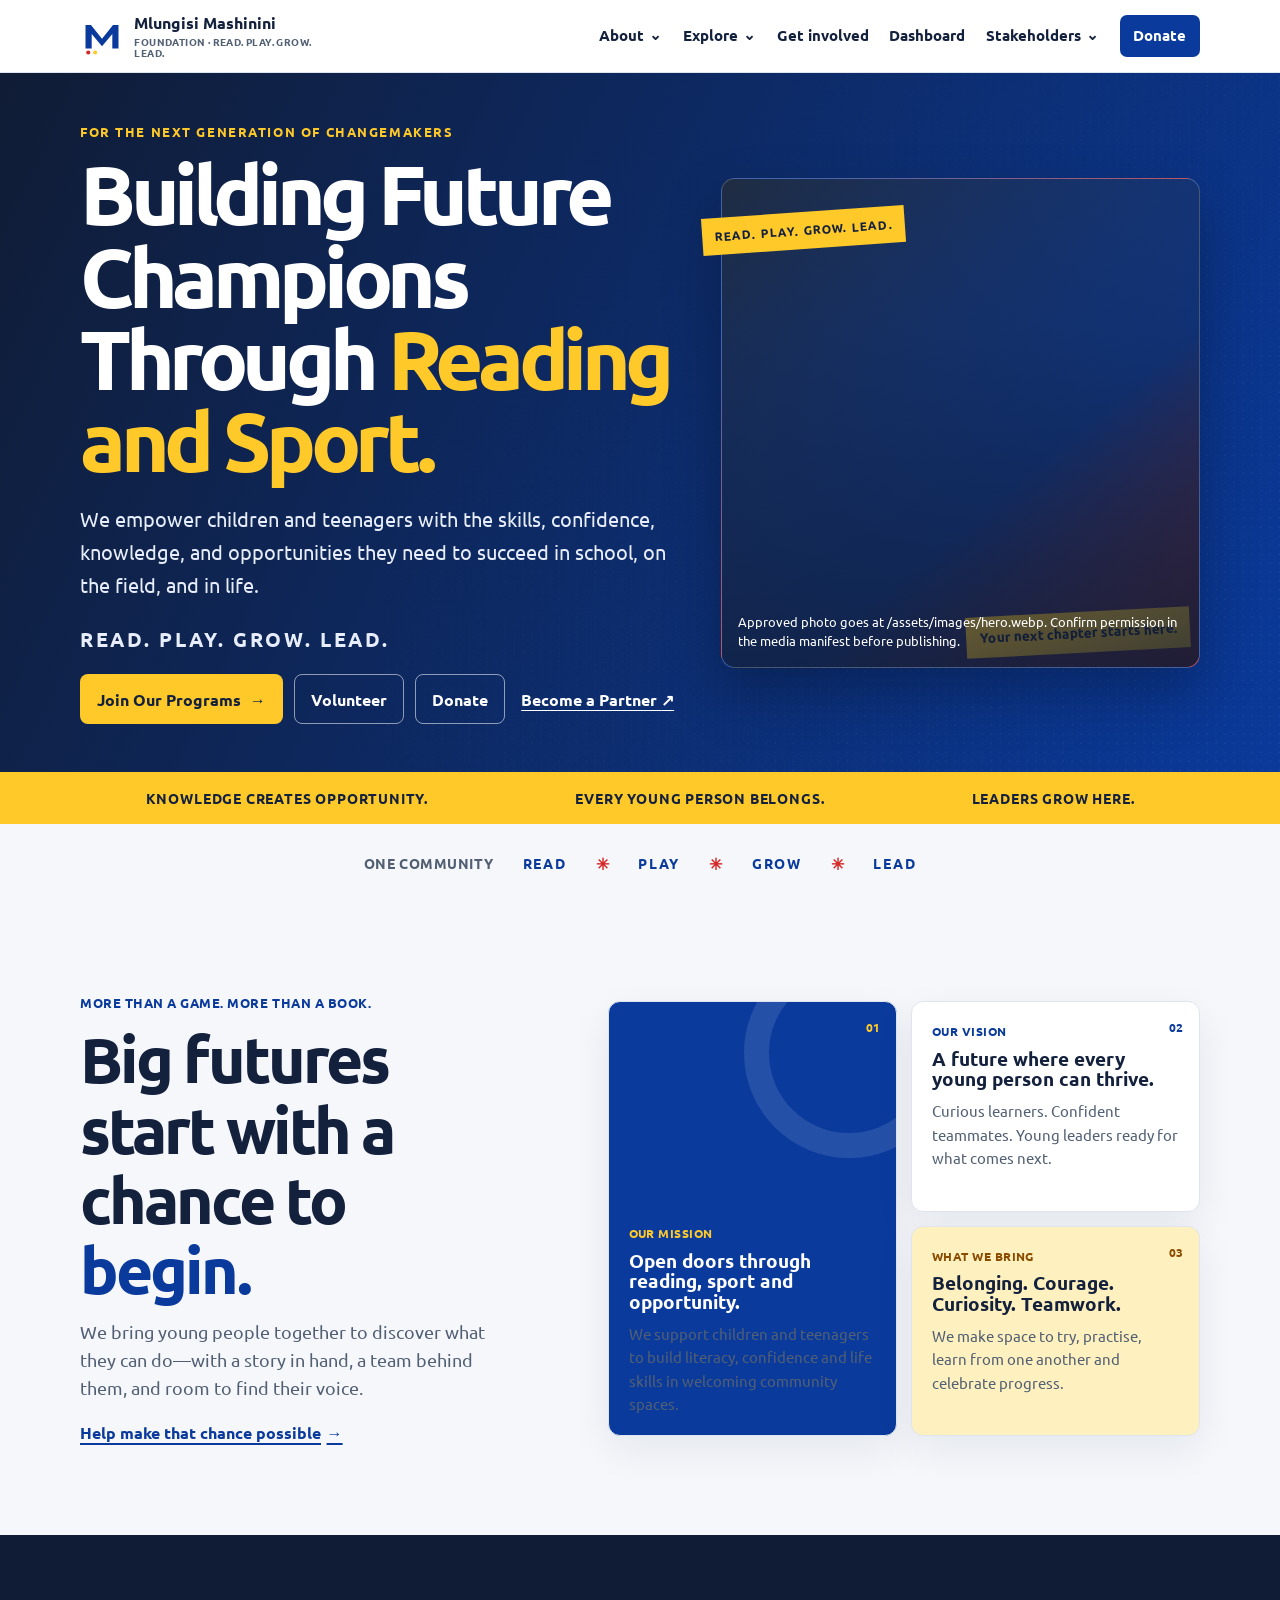
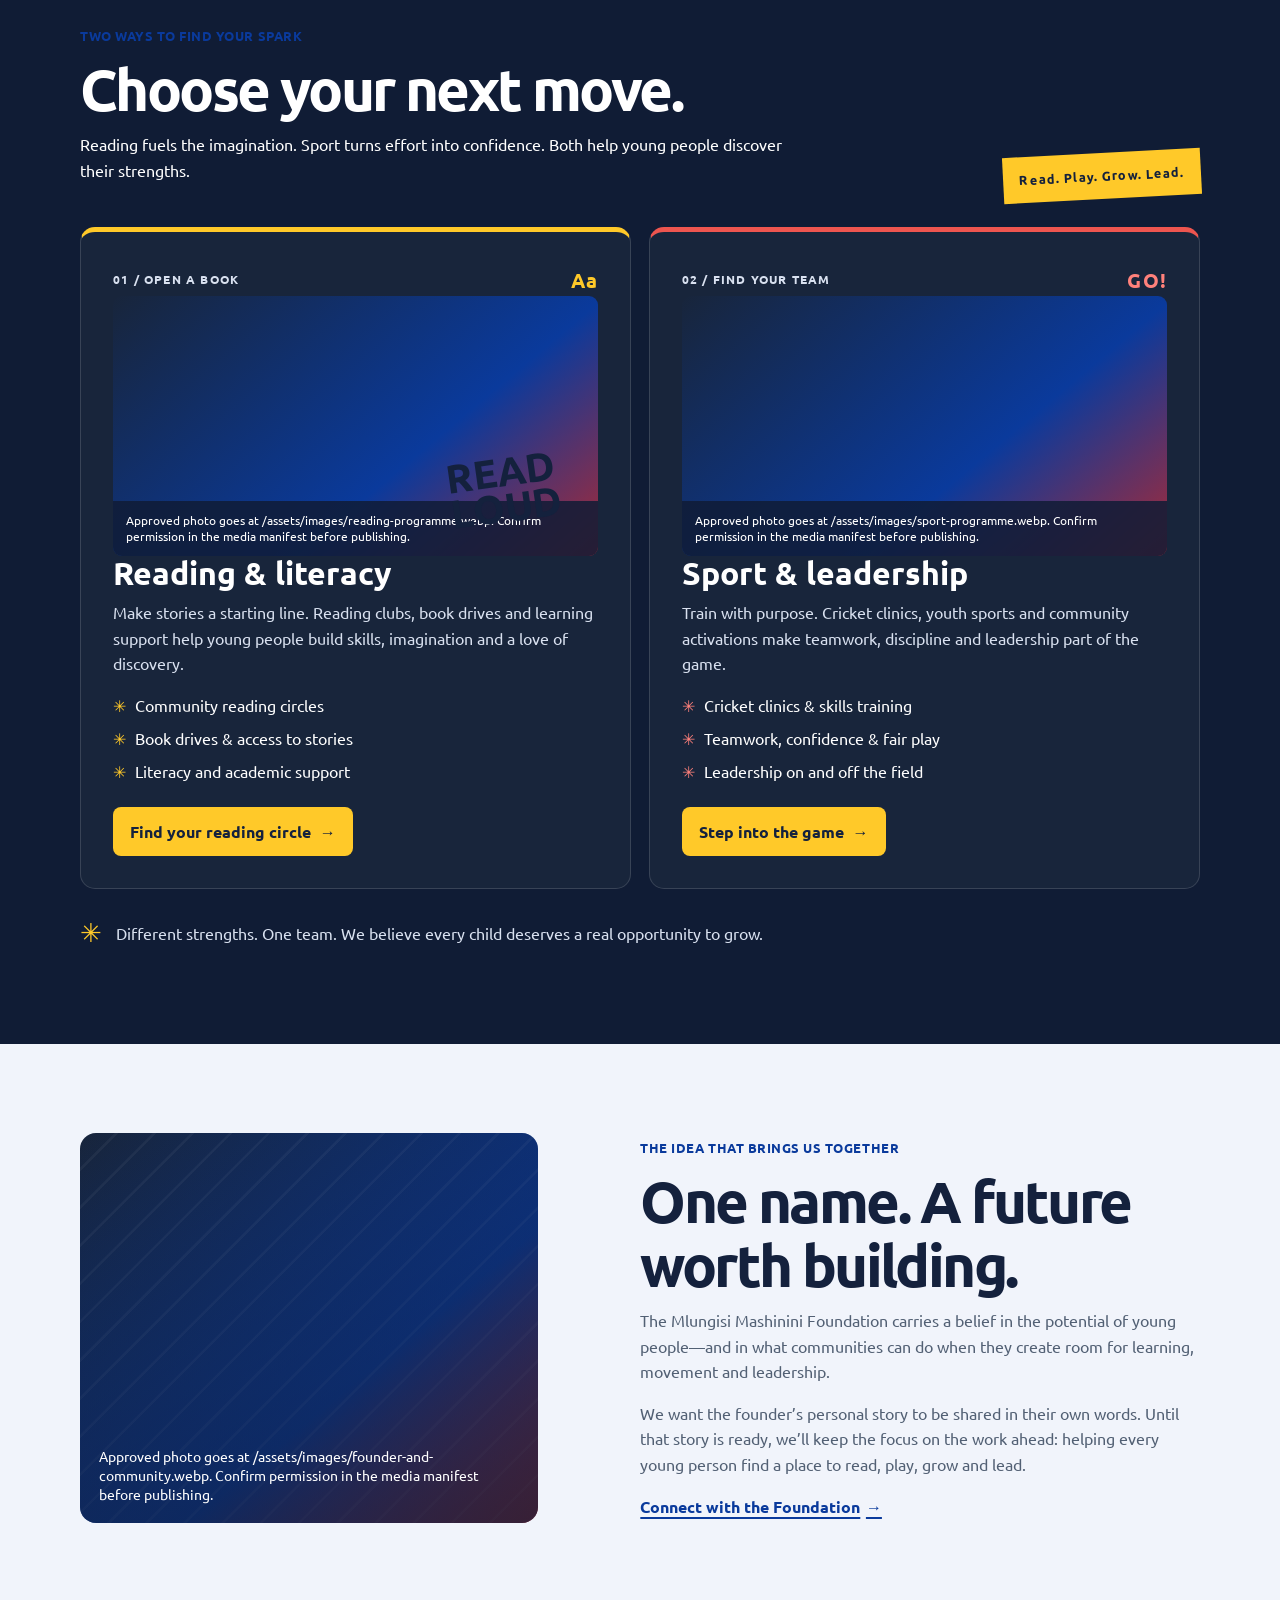
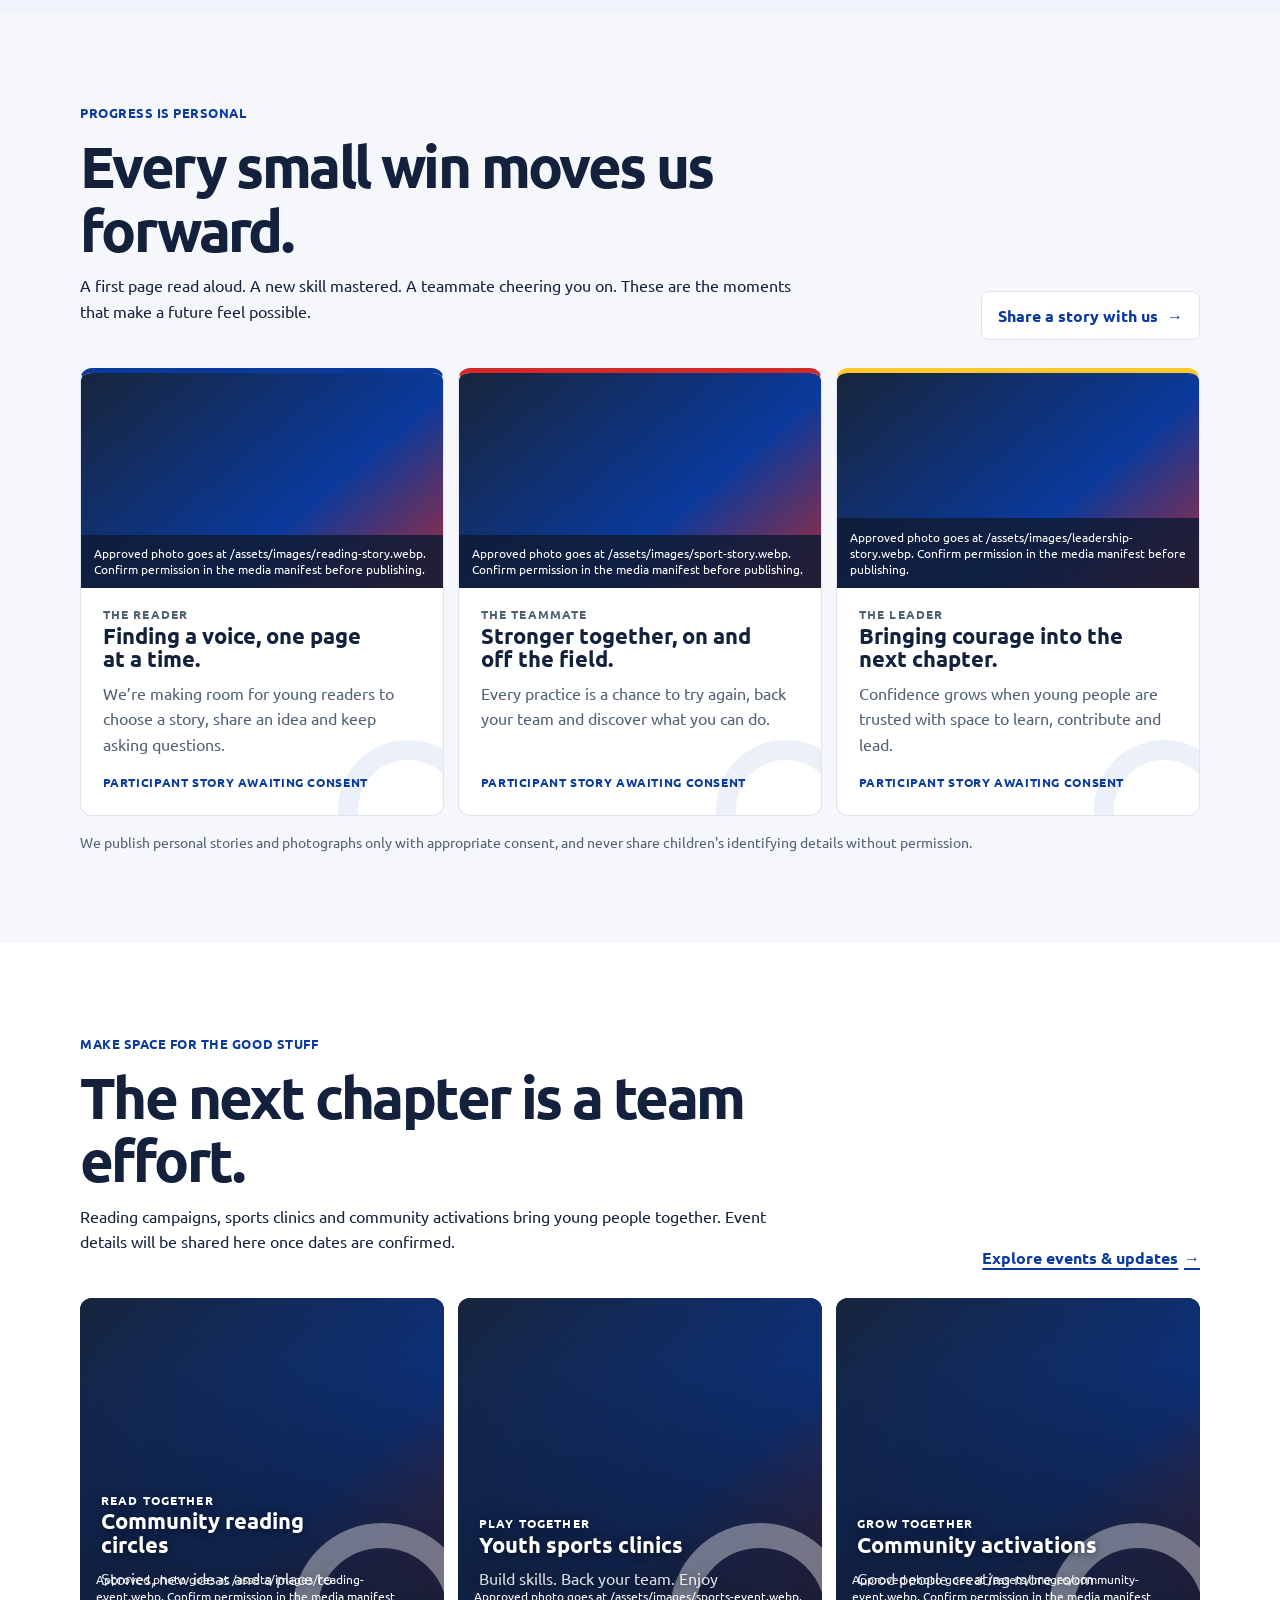
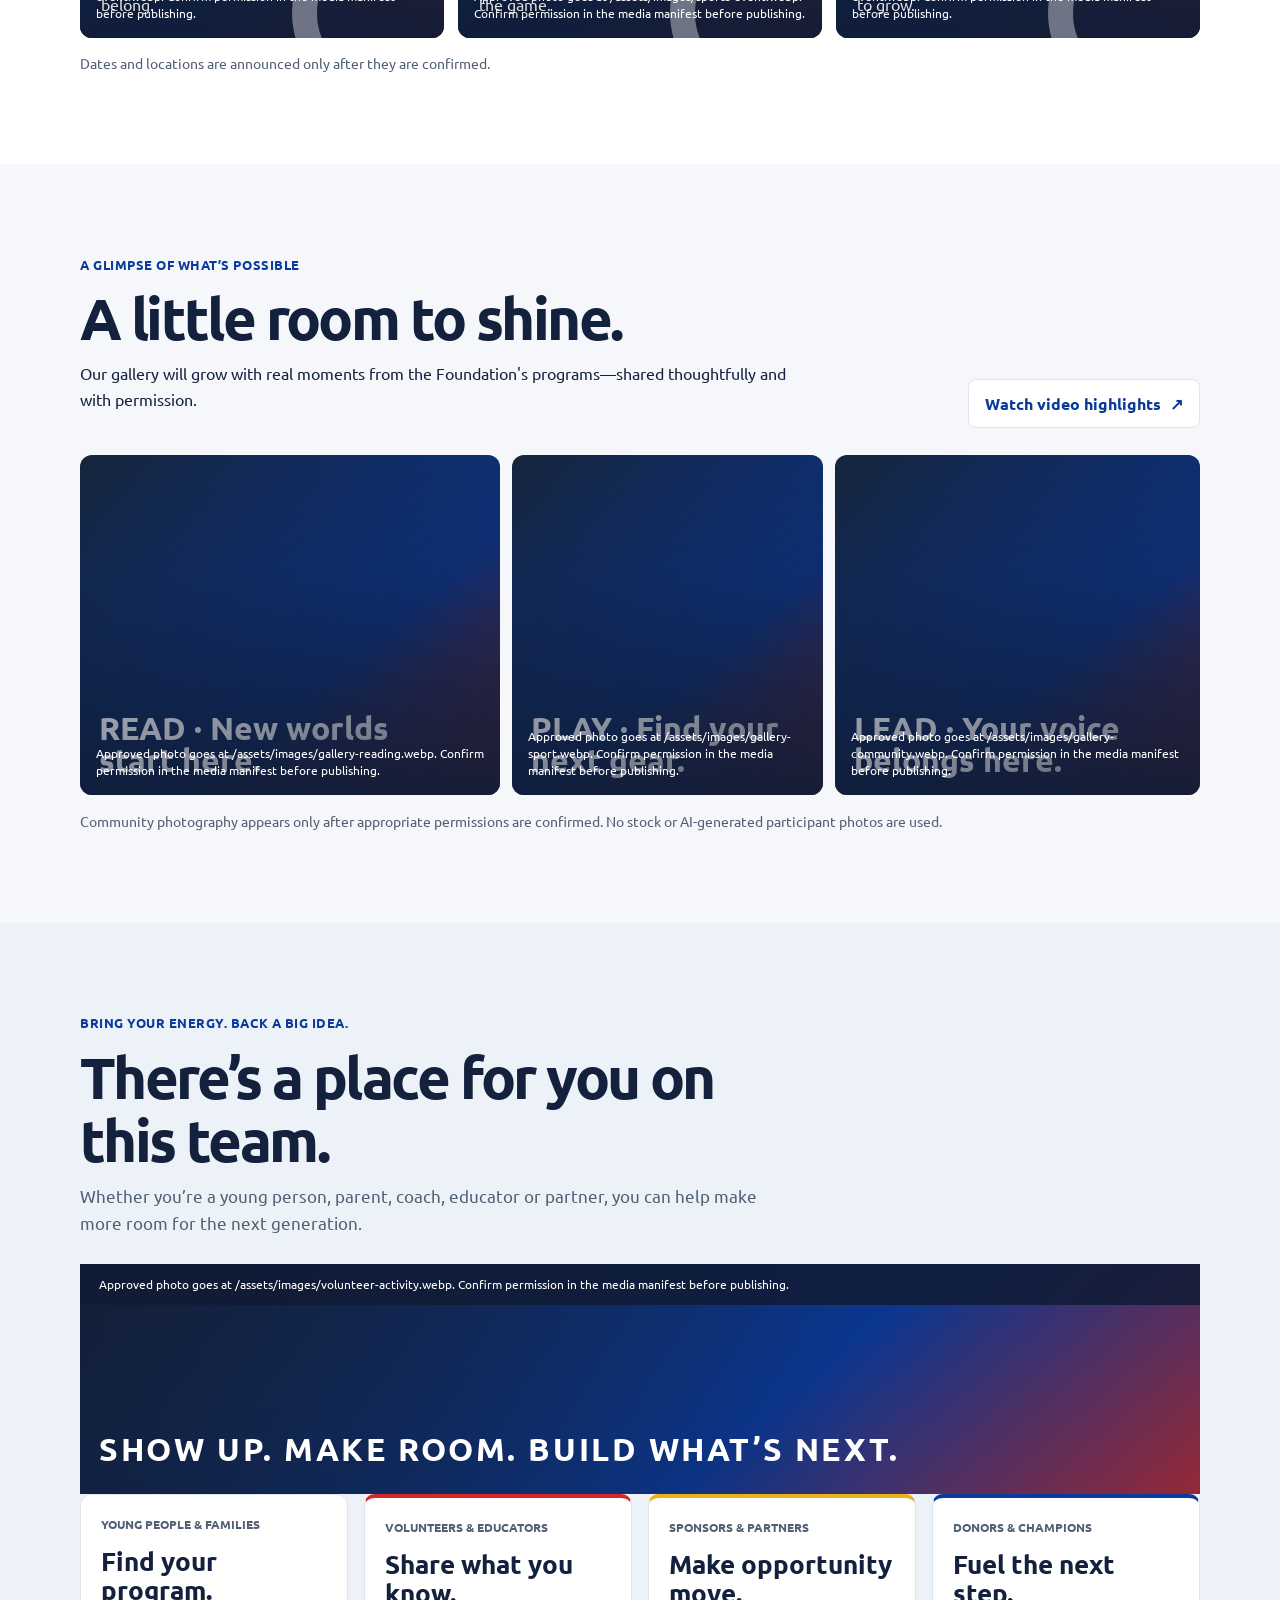
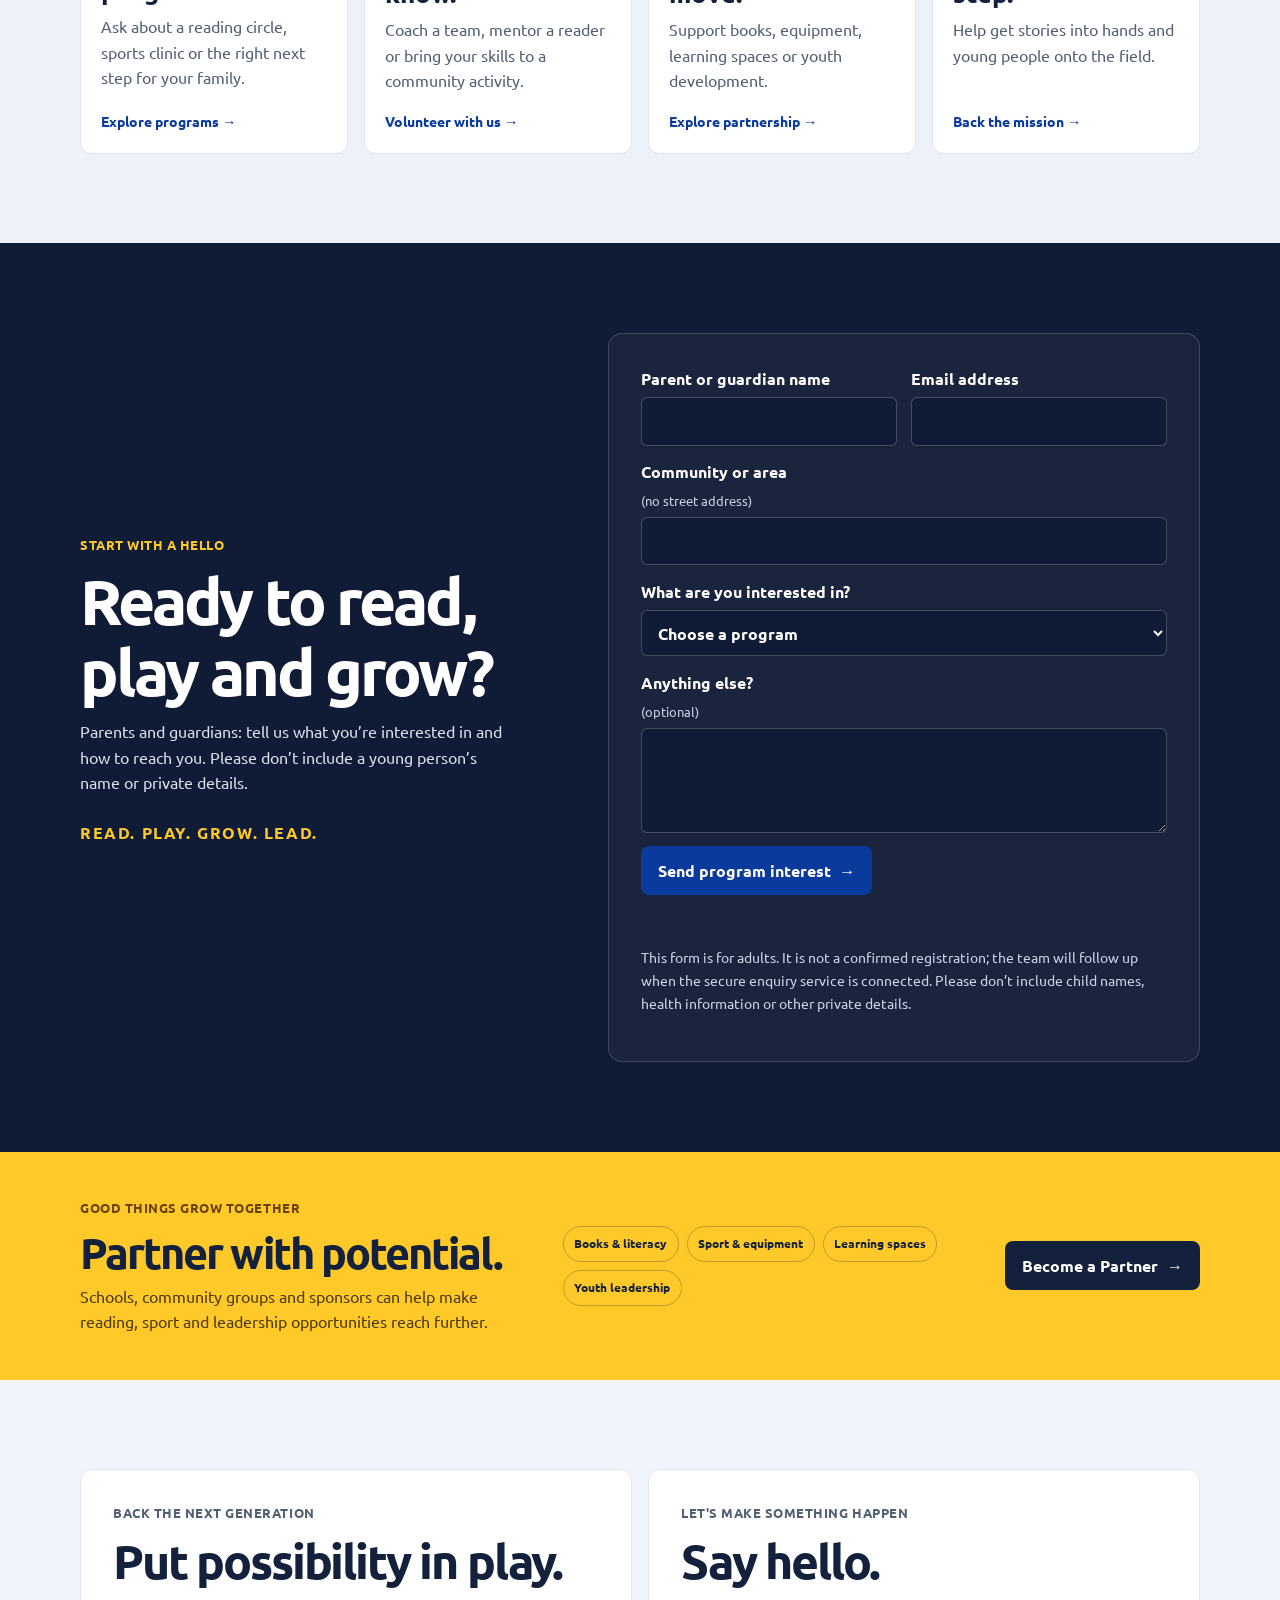
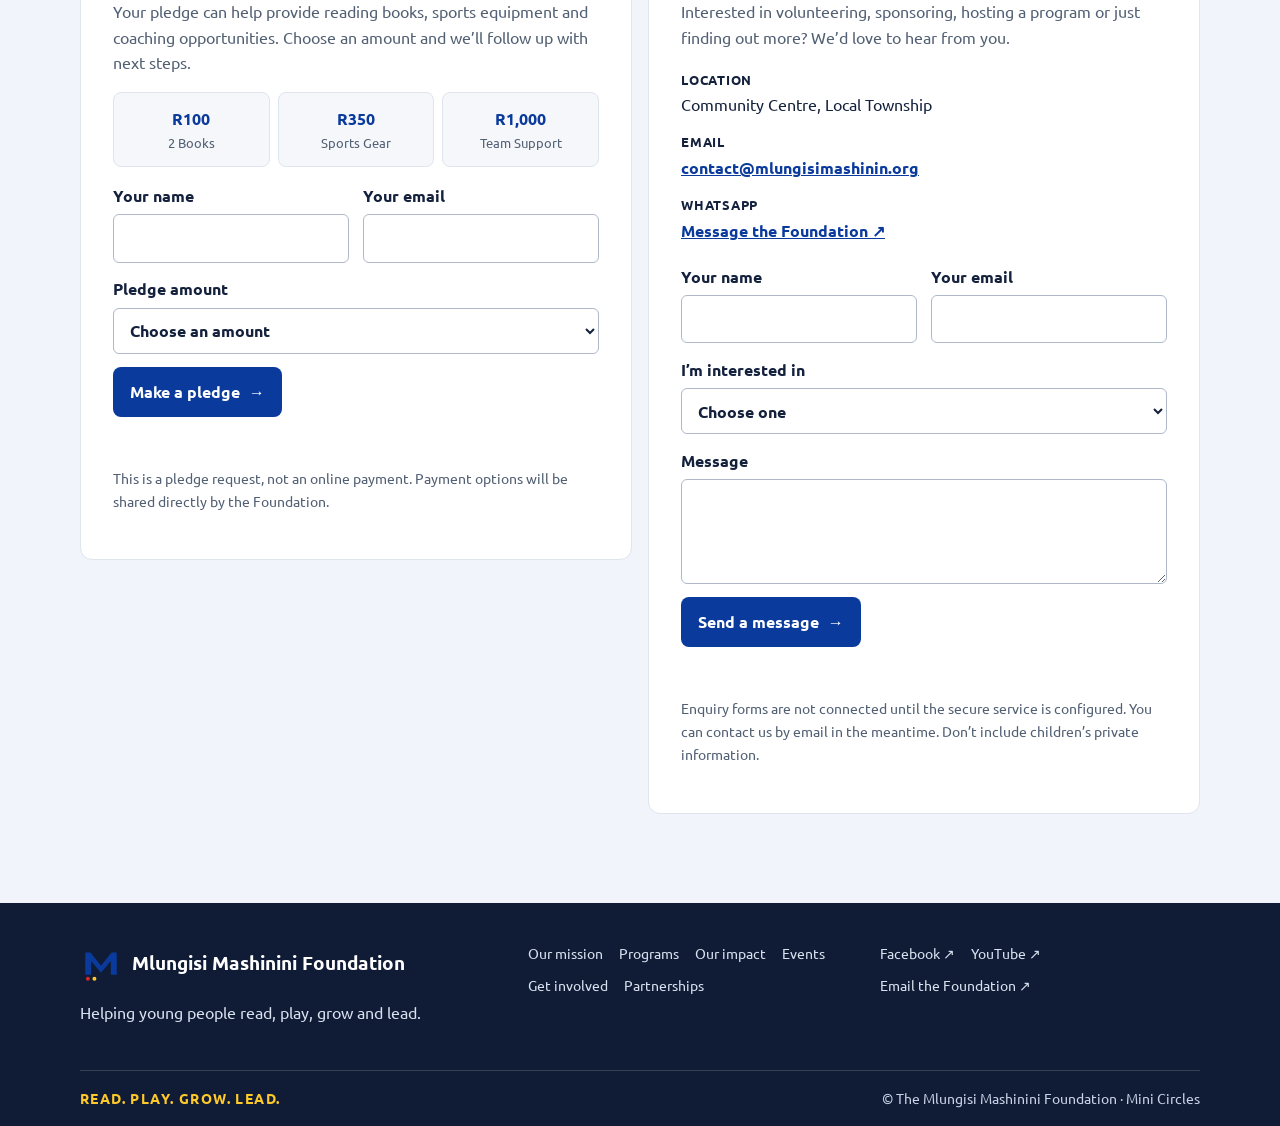
<file: index.html>
<!doctype html>
<html lang="en">
<head>
  <meta charset="utf-8">
  <meta name="viewport" content="width=device-width, initial-scale=1, viewport-fit=cover">
  <meta name="theme-color" content="#0A3A9C">
  <meta name="description" content="The Mlungisi Mashinini Foundation helps young people grow through reading, literacy, sport and leadership. Read. Play. Grow. Lead.">
  <meta property="og:type" content="website">
  <meta property="og:title" content="The Mlungisi Mashinini Foundation · Read. Play. Grow. Lead.">
  <meta property="og:description" content="We empower children and teenagers with the knowledge, confidence and opportunities to thrive in school, on the field and in life.">
  <meta property="og:image" content="/mini-circles-social.svg">
  <meta name="twitter:card" content="summary_large_image">
  <meta name="twitter:title" content="The Mlungisi Mashinini Foundation">
  <meta name="twitter:description" content="Read. Play. Grow. Lead.">
  <meta name="twitter:image" content="/mini-circles-social.svg">
  <title>The Mlungisi Mashinini Foundation | Read. Play. Grow. Lead.</title>
  <link rel="icon" href="/mini-circle-logo.svg" type="image/svg+xml">
  <link rel="preconnect" href="https://fonts.googleapis.com">
  <link rel="preconnect" href="https://fonts.gstatic.com" crossorigin>
  <link href="https://fonts.googleapis.com/css2?family=Ubuntu:wght@400;500;600;700;800&display=swap" rel="stylesheet">
  <link rel="stylesheet" href="/assets/site.css">
</head>
<body>
  <a class="skip-link" href="#main">Skip to content</a>
  <header class="site-header">
    <div class="wrap header-row">
      <a class="brand foundation-brand" href="/" aria-label="The Mlungisi Mashinini Foundation home">
        <img src="/mini-circle-logo.svg" alt="">
        <span>Mlungisi Mashinini<small>FOUNDATION · READ. PLAY. GROW. LEAD.</small></span>
      </a>
      <button class="menu-btn" type="button" aria-label="Open navigation" aria-expanded="false" aria-controls="site-nav">
        <svg viewBox="0 0 24 24" fill="none" stroke="currentColor" stroke-width="2" aria-hidden="true"><path d="M4 7h16M4 12h16M4 17h16"></path></svg>
      </button>
      <nav class="nav" id="site-nav" aria-label="Main navigation">
        <details class="nav-dropdown">
          <summary>About</summary>
          <div class="nav-dropdown-menu">
            <a href="#about">Our mission</a>
            <a href="#stories">Our impact</a>
          </div>
        </details>
        <details class="nav-dropdown">
          <summary>Explore</summary>
          <div class="nav-dropdown-menu">
            <a href="#programmes">Programs</a>
            <a href="#events">What's on</a>
          </div>
        </details>
        <a href="#get-involved">Get involved</a>
        <a href="/professionals/">Dashboard</a>
        <details class="nav-dropdown">
          <summary>Stakeholders</summary>
          <div class="nav-dropdown-menu">
            <a href="/stakeholders/">All stakeholders</a>
            <div data-stakeholder-nav><span class="nav-menu-loading">Loading partners…</span></div>
          </div>
        </details>
        <a class="nav-cta" href="#donate">Donate</a>
      </nav>
    </div>
  </header>

  <main id="main">
    <section class="hero hero-home foundation-hero" aria-labelledby="hero-title">
      <div class="wrap hero-grid">
        <div class="hero-copy">
          <p class="eyebrow">For the next generation of changemakers</p>
          <h1 id="hero-title">Building Future Champions Through <span>Reading and Sport.</span></h1>
          <p>We empower children and teenagers with the skills, confidence, knowledge, and opportunities they need to succeed in school, on the field, and in life.</p>
          <p class="hero-slogan">Read. Play. Grow. Lead.</p>
          <div class="actions hero-actions">
            <a class="button button-yellow" href="#join">Join Our Programs <span aria-hidden="true">→</span></a>
            <a class="button button-outline-light" href="#get-involved">Volunteer</a>
            <a class="button button-outline-light" href="#donate">Donate</a>
            <a class="hero-partner-link" href="#partners">Become a Partner <span aria-hidden="true">↗</span></a>
          </div>
        </div>
        <div class="foundation-art">
          <figure class="photo-frame hero-photo" data-photo-frame="hero">
            <img data-photo-slot="hero" alt="" fetchpriority="high">
            <figcaption class="photo-pending">Add an approved hero photo in the media manifest.</figcaption>
          </figure>
          <span class="hero-photo-tag">READ. PLAY. GROW. LEAD.</span>
          <span class="foundation-art-caption">Your next chapter starts here.</span>
        </div>
      </div>
      <div class="hero-bottom-bar"><span>Knowledge creates opportunity.</span><span>Every young person belongs.</span><span>Leaders grow here.</span></div>
    </section>

    <section class="foundation-topics" aria-label="Foundation focus areas">
      <div class="wrap"><span>One community</span><strong>READ</strong><b aria-hidden="true">✳</b><strong>PLAY</strong><b aria-hidden="true">✳</b><strong>GROW</strong><b aria-hidden="true">✳</b><strong>LEAD</strong></div>
    </section>

    <section class="section foundation-about" id="about" aria-labelledby="about-title">
      <div class="wrap foundation-about-grid">
        <div class="foundation-about-intro">
          <p class="eyebrow">More than a game. More than a book.</p>
          <h2 id="about-title">Big futures start with a chance to <span>begin.</span></h2>
          <p>We bring young people together to discover what they can do—with a story in hand, a team behind them, and room to find their voice.</p>
          <a class="text-link" href="#get-involved">Help make that chance possible <span aria-hidden="true">→</span></a>
        </div>
        <div class="mission-grid">
          <article class="mission-card mission-card-main"><span class="mission-icon" aria-hidden="true">01</span><p class="eyebrow">Our mission</p><h3>Open doors through reading, sport and opportunity.</h3><p>We support children and teenagers to build literacy, confidence and life skills in welcoming community spaces.</p></article>
          <article class="mission-card"><span class="mission-icon" aria-hidden="true">02</span><p class="eyebrow">Our vision</p><h3>A future where every young person can thrive.</h3><p>Curious learners. Confident teammates. Young leaders ready for what comes next.</p></article>
          <article class="mission-card mission-values"><span class="mission-icon" aria-hidden="true">03</span><p class="eyebrow">What we bring</p><h3>Belonging. Courage. Curiosity. Teamwork.</h3><p>We make space to try, practise, learn from one another and celebrate progress.</p></article>
        </div>
      </div>
    </section>

    <section class="section foundation-programmes" id="programmes" aria-labelledby="programmes-title">
      <div class="wrap">
        <div class="section-heading section-heading-row foundation-heading-light">
          <div><p class="eyebrow">Two ways to find your spark</p><h2 id="programmes-title">Choose your next move.</h2><p>Reading fuels the imagination. Sport turns effort into confidence. Both help young people discover their strengths.</p></div>
          <span class="section-slogan">Read. Play. Grow. Lead.</span>
        </div>
        <div class="foundation-program-grid">
          <article class="foundation-program-card program-reading">
            <div class="program-topline"><span>01 / OPEN A BOOK</span><span class="program-glyph" aria-hidden="true">Aa</span></div>
            <figure class="program-art photo-frame" data-photo-frame="reading">
              <img data-photo-slot="reading" alt="" loading="lazy">
              <figcaption class="photo-pending">Add an approved reading photo in the media manifest.</figcaption>
              <span class="art-word art-word-read">READ<br>LOUD</span>
            </figure>
            <h3>Reading &amp; literacy</h3>
            <p>Make stories a starting line. Reading clubs, book drives and learning support help young people build skills, imagination and a love of discovery.</p>
            <ul><li>Community reading circles</li><li>Book drives &amp; access to stories</li><li>Literacy and academic support</li></ul>
            <a class="button button-yellow" href="#join">Find your reading circle <span aria-hidden="true">→</span></a>
          </article>
          <article class="foundation-program-card program-sport">
            <div class="program-topline"><span>02 / FIND YOUR TEAM</span><span class="program-glyph" aria-hidden="true">GO!</span></div>
            <figure class="program-art photo-frame" data-photo-frame="sport">
              <img data-photo-slot="sport" alt="" loading="lazy">
              <figcaption class="photo-pending">Add an approved cricket or training photo in the media manifest.</figcaption>
            </figure>
            <h3>Sport &amp; leadership</h3>
            <p>Train with purpose. Cricket clinics, youth sports and community activations make teamwork, discipline and leadership part of the game.</p>
            <ul><li>Cricket clinics &amp; skills training</li><li>Teamwork, confidence &amp; fair play</li><li>Leadership on and off the field</li></ul>
            <a class="button button-yellow" href="#join">Step into the game <span aria-hidden="true">→</span></a>
          </article>
        </div>
        <div class="programs-footnote"><span aria-hidden="true">✳</span><p>Different strengths. One team. We believe every child deserves a real opportunity to grow.</p></div>
      </div>
    </section>

    <section class="section founder-section" aria-labelledby="founder-title">
      <div class="wrap founder-layout">
        <figure class="founder-art photo-frame" data-photo-frame="founder">
          <img data-photo-slot="founder" alt="" loading="lazy">
          <figcaption class="photo-pending">Add an approved founder or community leadership photo in the media manifest.</figcaption>
        </figure>
        <div class="founder-copy">
          <p class="eyebrow">The idea that brings us together</p>
          <h2 id="founder-title">One name. A future worth building.</h2>
          <p>The Mlungisi Mashinini Foundation carries a belief in the potential of young people—and in what communities can do when they create room for learning, movement and leadership.</p>
          <p>We want the founder’s personal story to be shared in their own words. Until that story is ready, we’ll keep the focus on the work ahead: helping every young person find a place to read, play, grow and lead.</p>
          <a class="text-link" href="#contact">Connect with the Foundation <span aria-hidden="true">→</span></a>
        </div>
      </div>
    </section>

    <section class="section impact-section" id="stories" aria-labelledby="stories-title">
      <div class="wrap">
        <div class="section-heading section-heading-row">
          <div><p class="eyebrow">Progress is personal</p><h2 id="stories-title">Every small win moves us forward.</h2><p>A first page read aloud. A new skill mastered. A teammate cheering you on. These are the moments that make a future feel possible.</p></div>
          <a class="button button-outline" href="#contact">Share a story with us <span aria-hidden="true">→</span></a>
        </div>
        <div class="impact-story-grid">
          <article class="impact-story impact-story-read"><figure class="impact-photo photo-frame" data-photo-frame="story-reading"><img data-photo-slot="story-reading" alt="" loading="lazy"><figcaption class="photo-pending">Add a consent-approved reading story photo.</figcaption></figure><span class="impact-label">THE READER</span><h3>Finding a voice, one page at a time.</h3><p>We’re making room for young readers to choose a story, share an idea and keep asking questions.</p><span class="impact-note">Participant story awaiting consent</span></article>
          <article class="impact-story impact-story-play"><figure class="impact-photo photo-frame" data-photo-frame="story-sport"><img data-photo-slot="story-sport" alt="" loading="lazy"><figcaption class="photo-pending">Add a consent-approved sport story photo.</figcaption></figure><span class="impact-label">THE TEAMMATE</span><h3>Stronger together, on and off the field.</h3><p>Every practice is a chance to try again, back your team and discover what you can do.</p><span class="impact-note">Participant story awaiting consent</span></article>
          <article class="impact-story impact-story-lead"><figure class="impact-photo photo-frame" data-photo-frame="story-leadership"><img data-photo-slot="story-leadership" alt="" loading="lazy"><figcaption class="photo-pending">Add a consent-approved leadership story photo.</figcaption></figure><span class="impact-label">THE LEADER</span><h3>Bringing courage into the next chapter.</h3><p>Confidence grows when young people are trusted with space to learn, contribute and lead.</p><span class="impact-note">Participant story awaiting consent</span></article>
        </div>
        <p class="consent-note">We publish personal stories and photographs only with appropriate consent, and never share children's identifying details without permission.</p>
      </div>
    </section>

    <section class="section events-section foundation-events" id="events" aria-labelledby="events-title">
      <div class="wrap">
        <div class="section-heading section-heading-row">
          <div><p class="eyebrow">Make space for the good stuff</p><h2 id="events-title">The next chapter is a team effort.</h2><p>Reading campaigns, sports clinics and community activations bring young people together. Event details will be shared here once dates are confirmed.</p></div>
          <a class="text-link" href="/events/">Explore events &amp; updates <span aria-hidden="true">→</span></a>
        </div>
        <div class="event-preview-grid">
          <article class="event-preview event-preview-book"><figure class="event-photo photo-frame" data-photo-frame="event-reading"><img data-photo-slot="event-reading" alt="" loading="lazy"><figcaption class="photo-pending">Add an approved community reading photo.</figcaption></figure><span class="event-preview-date">READ TOGETHER</span><h3>Community reading circles</h3><p>Stories, new ideas and a place to belong.</p></article>
          <article class="event-preview event-preview-sport"><figure class="event-photo photo-frame" data-photo-frame="event-sport"><img data-photo-slot="event-sport" alt="" loading="lazy"><figcaption class="photo-pending">Add an approved sports clinic photo.</figcaption></figure><span class="event-preview-date">PLAY TOGETHER</span><h3>Youth sports clinics</h3><p>Build skills. Back your team. Enjoy the game.</p></article>
          <article class="event-preview event-preview-community"><figure class="event-photo photo-frame" data-photo-frame="event-community"><img data-photo-slot="event-community" alt="" loading="lazy"><figcaption class="photo-pending">Add an approved community event photo.</figcaption></figure><span class="event-preview-date">GROW TOGETHER</span><h3>Community activations</h3><p>Good people creating more room to grow.</p></article>
        </div>
        <p class="event-confirmation">Dates and locations are announced only after they are confirmed.</p>
      </div>
    </section>

    <section class="section gallery-section" aria-labelledby="gallery-title">
      <div class="wrap">
        <div class="section-heading section-heading-row">
          <div><p class="eyebrow">A glimpse of what’s possible</p><h2 id="gallery-title">A little room to shine.</h2><p>Our gallery will grow with real moments from the Foundation's programs—shared thoughtfully and with permission.</p></div>
          <a class="button button-outline" href="https://www.youtube.com/@2MiniCircles" target="_blank" rel="noopener noreferrer">Watch video highlights <span aria-hidden="true">↗</span></a>
        </div>
        <div class="foundation-gallery" role="group" aria-label="Foundation photo gallery">
          <figure class="gallery-scene photo-frame" data-photo-frame="gallery-reading"><img data-photo-slot="gallery-reading" alt="" loading="lazy"><figcaption class="scene-caption">READ · New worlds start here.</figcaption><span class="photo-pending">Add an approved reading highlight.</span></figure>
          <figure class="gallery-scene photo-frame" data-photo-frame="gallery-sport"><img data-photo-slot="gallery-sport" alt="" loading="lazy"><figcaption class="scene-caption">PLAY · Find your next gear.</figcaption><span class="photo-pending">Add an approved sports highlight.</span></figure>
          <figure class="gallery-scene photo-frame" data-photo-frame="gallery-community"><img data-photo-slot="gallery-community" alt="" loading="lazy"><figcaption class="scene-caption">LEAD · Your voice belongs here.</figcaption><span class="photo-pending">Add an approved community highlight.</span></figure>
        </div>
        <p class="consent-note">Community photography appears only after appropriate permissions are confirmed. No stock or AI-generated participant photos are used.</p>
      </div>
    </section>

    <section class="section involvement-section" id="get-involved" aria-labelledby="involved-title">
      <div class="wrap">
        <div class="section-heading"><p class="eyebrow">Bring your energy. Back a big idea.</p><h2 id="involved-title">There’s a place for you on this team.</h2><p>Whether you’re a young person, parent, coach, educator or partner, you can help make more room for the next generation.</p></div>
        <figure class="volunteer-feature photo-frame" data-photo-frame="volunteer"><img data-photo-slot="volunteer" alt="" loading="lazy"><figcaption class="photo-pending">Add an approved volunteer, coach or mentor activity photo.</figcaption><span>SHOW UP. MAKE ROOM. BUILD WHAT’S NEXT.</span></figure>
        <div class="involve-grid foundation-involve-grid">
          <a class="involve-card" href="#join"><span>YOUNG PEOPLE &amp; FAMILIES</span><h3>Find your program.</h3><p>Ask about a reading circle, sports clinic or the right next step for your family.</p><b>Explore programs →</b></a>
          <a class="involve-card" href="#contact"><span>VOLUNTEERS &amp; EDUCATORS</span><h3>Share what you know.</h3><p>Coach a team, mentor a reader or bring your skills to a community activity.</p><b>Volunteer with us →</b></a>
          <a class="involve-card" href="#partners"><span>SPONSORS &amp; PARTNERS</span><h3>Make opportunity move.</h3><p>Support books, equipment, learning spaces or youth development.</p><b>Explore partnership →</b></a>
          <a class="involve-card" href="#donate"><span>DONORS &amp; CHAMPIONS</span><h3>Fuel the next step.</h3><p>Help get stories into hands and young people onto the field.</p><b>Back the mission →</b></a>
        </div>
      </div>
    </section>

    <section class="section join-section" id="join" aria-labelledby="join-title">
      <div class="wrap join-layout">
        <div class="join-copy"><p class="eyebrow">Start with a hello</p><h2 id="join-title">Ready to read, play and grow?</h2><p>Parents and guardians: tell us what you’re interested in and how to reach you. Please don’t include a young person’s name or private details.</p><p class="join-mini">Read. Play. Grow. Lead.</p></div>
        <div class="join-form-card">
          <form class="interest-form" data-form-kind="program-registration">
            <input type="hidden" name="interest" value="Program interest">
            <label class="honeypot" aria-hidden="true">Leave empty<input name="_gotcha" tabindex="-1" autocomplete="off"></label>
            <div class="form-grid">
              <label>Parent or guardian name<input name="name" autocomplete="name" required maxlength="100"></label>
              <label>Email address<input name="email" type="email" autocomplete="email" required maxlength="160"></label>
              <label class="wide">Community or area <span class="field-hint">(no street address)</span><input name="area" autocomplete="address-level2" required maxlength="100"></label>
              <label class="wide">What are you interested in?<select name="programme" required><option value="">Choose a program</option><option>Reading &amp; literacy</option><option>Sport &amp; cricket</option><option>Both reading and sport</option><option>Volunteering or mentoring</option><option>School or community partnership</option></select></label>
              <label class="wide">Anything else? <span class="field-hint">(optional)</span><textarea name="message" maxlength="500"></textarea></label>
              <div class="wide"><button class="button button-blue" type="submit">Send program interest <span aria-hidden="true">→</span></button><p class="form-status" aria-live="polite"></p></div>
            </div>
          </form>
          <p class="form-note">This form is for adults. It is not a confirmed registration; the team will follow up when the secure enquiry service is connected. Please don’t include child names, health information or other private details.</p>
        </div>
      </div>
    </section>

    <section class="partner-band" id="partners" aria-labelledby="partners-title">
      <div class="wrap partner-band-layout">
        <div><p class="eyebrow">Good things grow together</p><h2 id="partners-title">Partner with potential.</h2><p>Schools, community groups and sponsors can help make reading, sport and leadership opportunities reach further.</p></div>
        <div class="partner-pill-list" aria-label="Ways to partner"><span>Books &amp; literacy</span><span>Sport &amp; equipment</span><span>Learning spaces</span><span>Youth leadership</span></div>
        <a class="button button-yellow" href="#contact">Become a Partner <span aria-hidden="true">→</span></a>
      </div>
    </section>

    <section class="section foundation-bottom-section" aria-label="Support and contact">
      <div class="wrap foundation-bottom">
        <section class="foundation-panel donation-panel" id="donate" aria-labelledby="donate-title">
          <p class="eyebrow">Back the next generation</p>
          <h2 id="donate-title">Put possibility in play.</h2>
          <p>Your pledge can help provide reading books, sports equipment and coaching opportunities. Choose an amount and we’ll follow up with next steps.</p>
          <div class="donation-options" aria-label="Suggested donation amounts">
            <div class="donation-option"><strong>R100</strong><span>2 Books</span></div>
            <div class="donation-option"><strong>R350</strong><span>Sports Gear</span></div>
            <div class="donation-option"><strong>R1,000</strong><span>Team Support</span></div>
          </div>
          <form class="interest-form" data-form-kind="donation">
            <input type="hidden" name="interest" value="Donation pledge">
            <label class="honeypot" aria-hidden="true">Leave empty<input name="_gotcha" tabindex="-1" autocomplete="off"></label>
            <div class="form-grid">
              <label>Your name<input name="name" autocomplete="name" required maxlength="100"></label>
              <label>Your email<input name="email" type="email" autocomplete="email" required maxlength="160"></label>
              <label class="wide">Pledge amount<select name="pledge_amount" required><option value="">Choose an amount</option><option value="R100">R100 · 2 Books</option><option value="R350">R350 · Sports Gear</option><option value="R1000">R1,000 · Team Support</option></select></label>
              <div class="wide"><button class="button button-blue" type="submit">Make a pledge <span aria-hidden="true">→</span></button><p class="form-status" aria-live="polite"></p></div>
            </div>
          </form>
          <p class="form-note">This is a pledge request, not an online payment. Payment options will be shared directly by the Foundation.</p>
        </section>
        <section class="foundation-panel contact-panel" id="contact" aria-labelledby="contact-title">
          <p class="eyebrow">Let's make something happen</p>
          <h2 id="contact-title">Say hello.</h2>
          <p>Interested in volunteering, sponsoring, hosting a program or just finding out more? We’d love to hear from you.</p>
          <div class="foundation-contact">
            <p><strong>Location</strong>Community Centre, Local Township</p>
            <p><strong>Email</strong><a href="mailto:contact@mlungisimashinin.org">contact@mlungisimashinin.org</a></p>
            <p><strong>WhatsApp</strong><a data-whatsapp="Hello! I'd like to connect with the Mlungisi Mashinini Foundation." href="https://wa.me/27607714822">Message the Foundation ↗</a></p>
          </div>
          <form class="interest-form contact-form" data-form-kind="volunteer">
            <input type="hidden" name="interest" value="Volunteer or partner enquiry">
            <label class="honeypot" aria-hidden="true">Leave empty<input name="_gotcha" tabindex="-1" autocomplete="off"></label>
            <div class="form-grid">
              <label>Your name<input name="name" autocomplete="name" required maxlength="100"></label>
              <label>Your email<input name="email" type="email" autocomplete="email" required maxlength="160"></label>
              <label class="wide">I’m interested in<select name="help" required><option value="">Choose one</option><option>Volunteering or coaching</option><option>Reading mentorship</option><option>School or community partnership</option><option>Sponsorship or donation</option><option>Something else</option></select></label>
              <label class="wide">Message<textarea name="message" required maxlength="800"></textarea></label>
              <div class="wide"><button class="button button-blue" type="submit">Send a message <span aria-hidden="true">→</span></button><p class="form-status" aria-live="polite"></p></div>
            </div>
          </form>
          <p class="form-note">Enquiry forms are not connected until the secure service is configured. You can contact us by email in the meantime. Don’t include children’s private information.</p>
        </section>
      </div>
    </section>
  </main>

  <footer class="site-footer foundation-footer">
    <div class="wrap footer-grid">
      <div><a class="footer-brand foundation-footer-brand" href="/"><img src="/mini-circle-logo.svg" alt=""><span>Mlungisi Mashinini Foundation</span></a><p>Helping young people read, play, grow and lead.</p></div>
      <nav class="footer-links" aria-label="Footer navigation"><a href="#about">Our mission</a><a href="#programmes">Programs</a><a href="#stories">Our impact</a><a href="#events">Events</a><a href="#get-involved">Get involved</a><a href="#partners">Partnerships</a></nav>
      <div class="footer-social"><a href="https://www.facebook.com/profile.php?id=61590757922760" target="_blank" rel="noopener noreferrer">Facebook ↗</a><a href="https://www.youtube.com/@2MiniCircles" target="_blank" rel="noopener noreferrer">YouTube ↗</a><a href="mailto:contact@mlungisimashinin.org">Email the Foundation ↗</a></div>
    </div>
    <div class="wrap foundation-line"><span>Read. Play. Grow. Lead.</span><span>© The Mlungisi Mashinini Foundation · Mini Circles</span></div>
  </footer>
  <script src="/assets/site.js" defer></script>
  <script src="/assets/homepage-media.js" defer></script>
  <script src="/assets/stakeholders.js" defer></script>
</body>
</html>
</file>
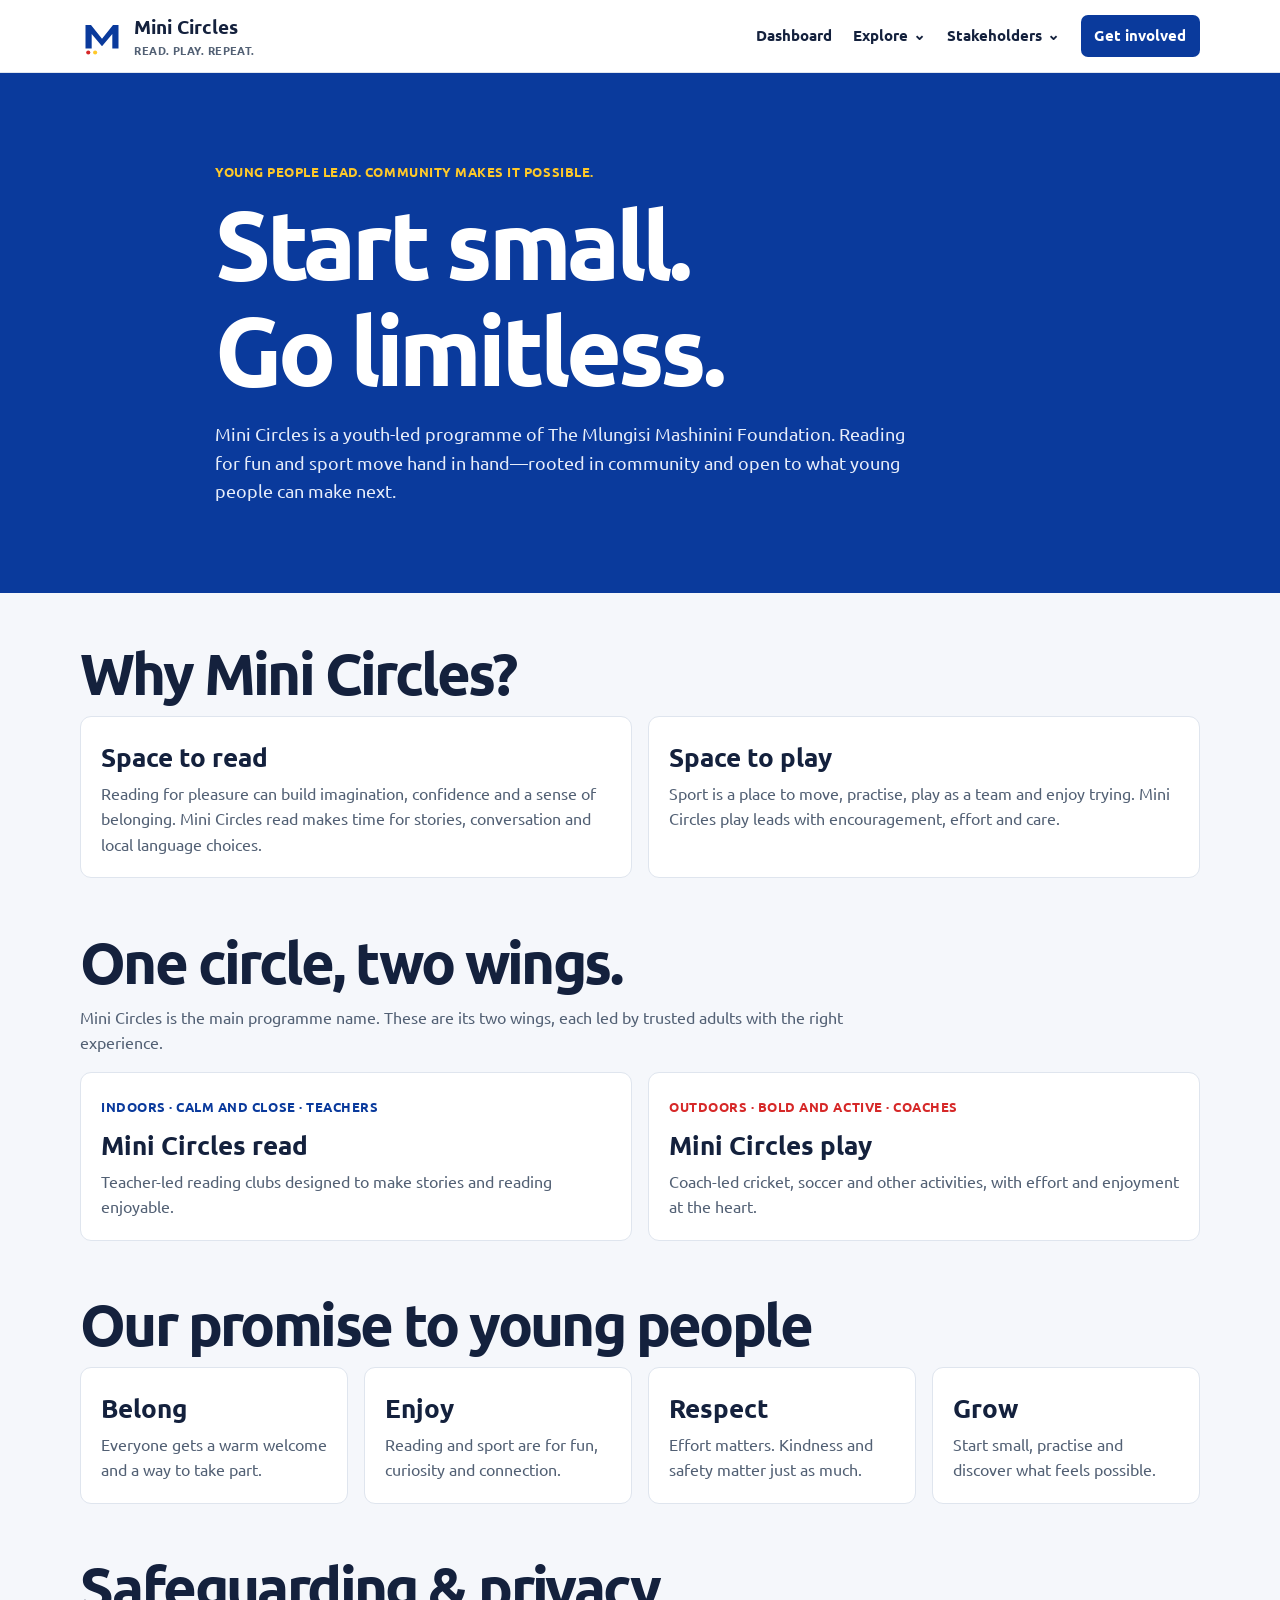
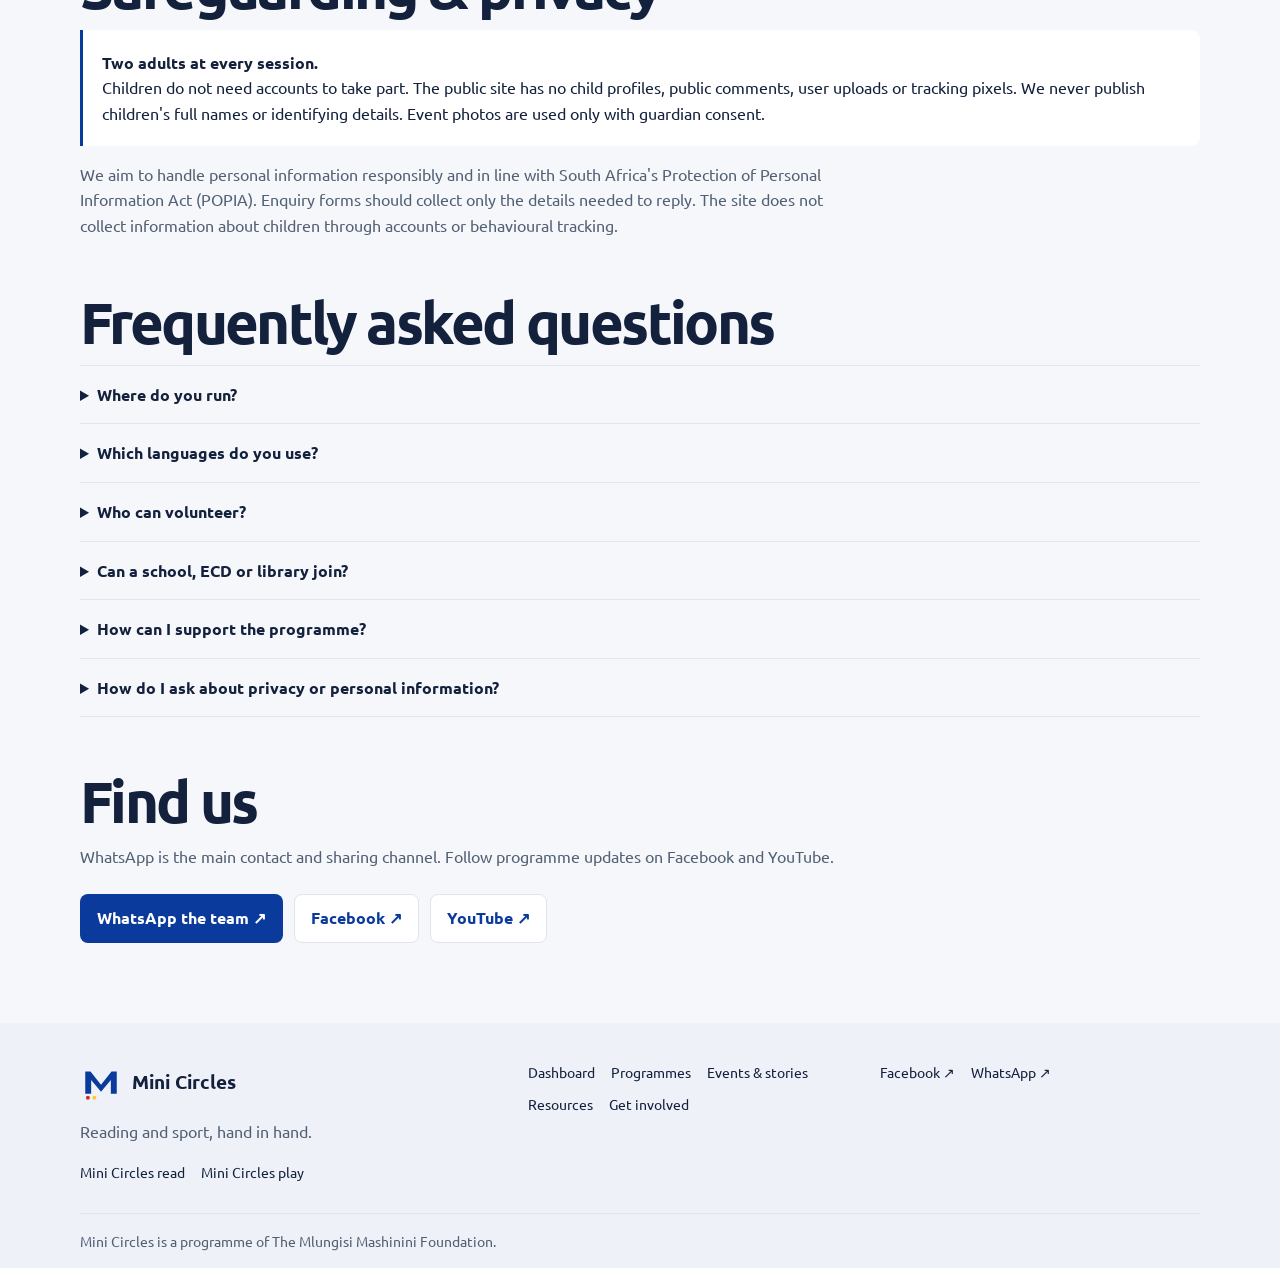
<file: about/index.html>
<!doctype html>
<html lang="en">
<head>
  <meta charset="utf-8"><meta name="viewport" content="width=device-width, initial-scale=1, viewport-fit=cover">
  <meta name="theme-color" content="#0A3A9C"><meta name="description" content="The story, values, safeguarding promise and privacy approach behind Mini Circles.">
  <title>Our story — Mini Circles</title><link rel="icon" href="/mini-circle-logo.svg" type="image/svg+xml">
  <link rel="preconnect" href="https://fonts.googleapis.com"><link rel="preconnect" href="https://fonts.gstatic.com" crossorigin>
  <link href="https://fonts.googleapis.com/css2?family=Ubuntu:wght@400;500;600;700;800&display=swap" rel="stylesheet"><link rel="stylesheet" href="/assets/site.css">
</head>
<body>
  <a class="skip-link" href="#main">Skip to content</a>
  <header class="site-header"><div class="wrap header-row"><a class="brand" href="/"><img src="/mini-circle-logo.svg" alt=""><span>Mini Circles<small>READ. PLAY. REPEAT.</small></span></a><button class="menu-btn" type="button" aria-label="Open navigation" aria-expanded="false" aria-controls="site-nav"><svg viewBox="0 0 24 24" fill="none" stroke="currentColor" stroke-width="2" aria-hidden="true"><path d="M4 7h16M4 12h16M4 17h16"/></svg></button><nav class="nav" id="site-nav" aria-label="Main navigation"><a href="/professionals/">Dashboard</a><details class="nav-dropdown"><summary>Explore</summary><div class="nav-dropdown-menu"><a href="/programmes/">Programmes</a><a href="/events/">Events</a><a href="/resources/">Resources</a><a href="/about/" aria-current="page">Our story</a></div></details><a class="nav-cta" href="/get-involved/">Get involved</a></nav></div></header>
  <main id="main">
    <header class="page-hero"><div class="wrap page-hero-inner"><p class="eyebrow">Young people lead. Community makes it possible.</p><h1>Start small.<br>Go limitless.</h1><p>Mini Circles is a youth-led programme of The Mlungisi Mashinini Foundation. Reading for fun and sport move hand in hand—rooted in community and open to what young people can make next.</p></div></header>
    <div class="wrap content">
      <section class="content-section"><h2>Why Mini Circles?</h2><div class="two-col"><article class="card"><h3>Space to read</h3><p>Reading for pleasure can build imagination, confidence and a sense of belonging. Mini Circles read makes time for stories, conversation and local language choices.</p></article><article class="card"><h3>Space to play</h3><p>Sport is a place to move, practise, play as a team and enjoy trying. Mini Circles play leads with encouragement, effort and care.</p></article></div></section>
      <section class="content-section"><h2>One circle, two wings.</h2><p>Mini Circles is the main programme name. These are its two wings, each led by trusted adults with the right experience.</p><div class="two-col"><article class="card"><span class="tag">Indoors · Calm and close · Teachers</span><h3>Mini Circles read</h3><p>Teacher-led reading clubs designed to make stories and reading enjoyable.</p></article><article class="card"><span class="tag red">Outdoors · Bold and active · Coaches</span><h3>Mini Circles play</h3><p>Coach-led cricket, soccer and other activities, with effort and enjoyment at the heart.</p></article></div></section>
      <section class="content-section"><h2>Our promise to young people</h2><div class="four-col"><article class="card"><h3>Belong</h3><p>Everyone gets a warm welcome and a way to take part.</p></article><article class="card"><h3>Enjoy</h3><p>Reading and sport are for fun, curiosity and connection.</p></article><article class="card"><h3>Respect</h3><p>Effort matters. Kindness and safety matter just as much.</p></article><article class="card"><h3>Grow</h3><p>Start small, practise and discover what feels possible.</p></article></div></section>
      <section class="content-section"><h2>Safeguarding &amp; privacy</h2><div class="panel"><strong>Two adults at every session.</strong><p>Children do not need accounts to take part. The public site has no child profiles, public comments, user uploads or tracking pixels. We never publish children's full names or identifying details. Event photos are used only with guardian consent.</p></div><p style="margin-top:1rem">We aim to handle personal information responsibly and in line with South Africa's Protection of Personal Information Act (POPIA). Enquiry forms should collect only the details needed to reply. The site does not collect information about children through accounts or behavioural tracking.</p></section>
      <section class="content-section" id="faq"><h2>Frequently asked questions</h2><div class="faq">
        <details><summary>Where do you run?</summary><p>The programme currently reaches 8 ECDs and 4 schools. Ask the team about current locations and available activities before travelling.</p></details>
        <details><summary>Which languages do you use?</summary><p>Language choices depend on the local reading group, school and community. The team can confirm what is available in a particular circle.</p></details>
        <details><summary>Who can volunteer?</summary><p>Coaches, readers, mentors, media and design helpers can express interest. The team will explain its volunteer process and safeguarding expectations.</p></details>
        <details><summary>Can a school, ECD or library join?</summary><p>Yes. Use the school, ECD and library enquiry form to start a conversation with the team.</p></details>
        <details><summary>How can I support the programme?</summary><p>Sponsors and partners can discuss backing a term, team or community moment through the partner enquiry form.</p></details>
        <details><summary>How do I ask about privacy or personal information?</summary><p>Contact the Foundation through its approved contact channel. A direct team email and privacy contact will be added here when confirmed.</p></details>
      </div></section>
      <section class="content-section"><h2>Find us</h2><p>WhatsApp is the main contact and sharing channel. Follow programme updates on Facebook and YouTube.</p><div class="actions"><a class="button button-blue" data-whatsapp="Hi Mini Circles! I'd like to get in touch." href="https://wa.me/27607714822">WhatsApp the team ↗</a><a class="button button-outline" href="https://www.facebook.com/profile.php?id=61590757922760" target="_blank" rel="noopener noreferrer">Facebook ↗</a><a class="button button-outline" href="https://www.youtube.com/@2MiniCircles" target="_blank" rel="noopener noreferrer">YouTube ↗</a></div></section>
    </div>
  </main>
  <footer class="site-footer"><div class="wrap footer-grid"><div><a class="footer-brand" href="/"><img src="/mini-circle-logo.svg" alt=""><span>Mini Circles</span></a><p>Reading and sport, hand in hand.</p><div class="footer-lockups"><span>Mini Circles read</span><span>Mini Circles play</span></div></div><nav class="footer-links" aria-label="Footer navigation"><a href="/professionals/">Dashboard</a><a href="/programmes/">Programmes</a><a href="/events/">Events &amp; stories</a><a href="/resources/">Resources</a><a href="/get-involved/">Get involved</a></nav><div class="footer-social"><a href="https://www.facebook.com/profile.php?id=61590757922760" target="_blank" rel="noopener noreferrer">Facebook ↗</a><a href="https://wa.me/27607714822" target="_blank" rel="noopener noreferrer">WhatsApp ↗</a></div></div><div class="wrap foundation-line">Mini Circles is a programme of The Mlungisi Mashinini Foundation.</div></footer>
  <script src="/assets/site.js" defer></script>
</body>
</html>
</file>
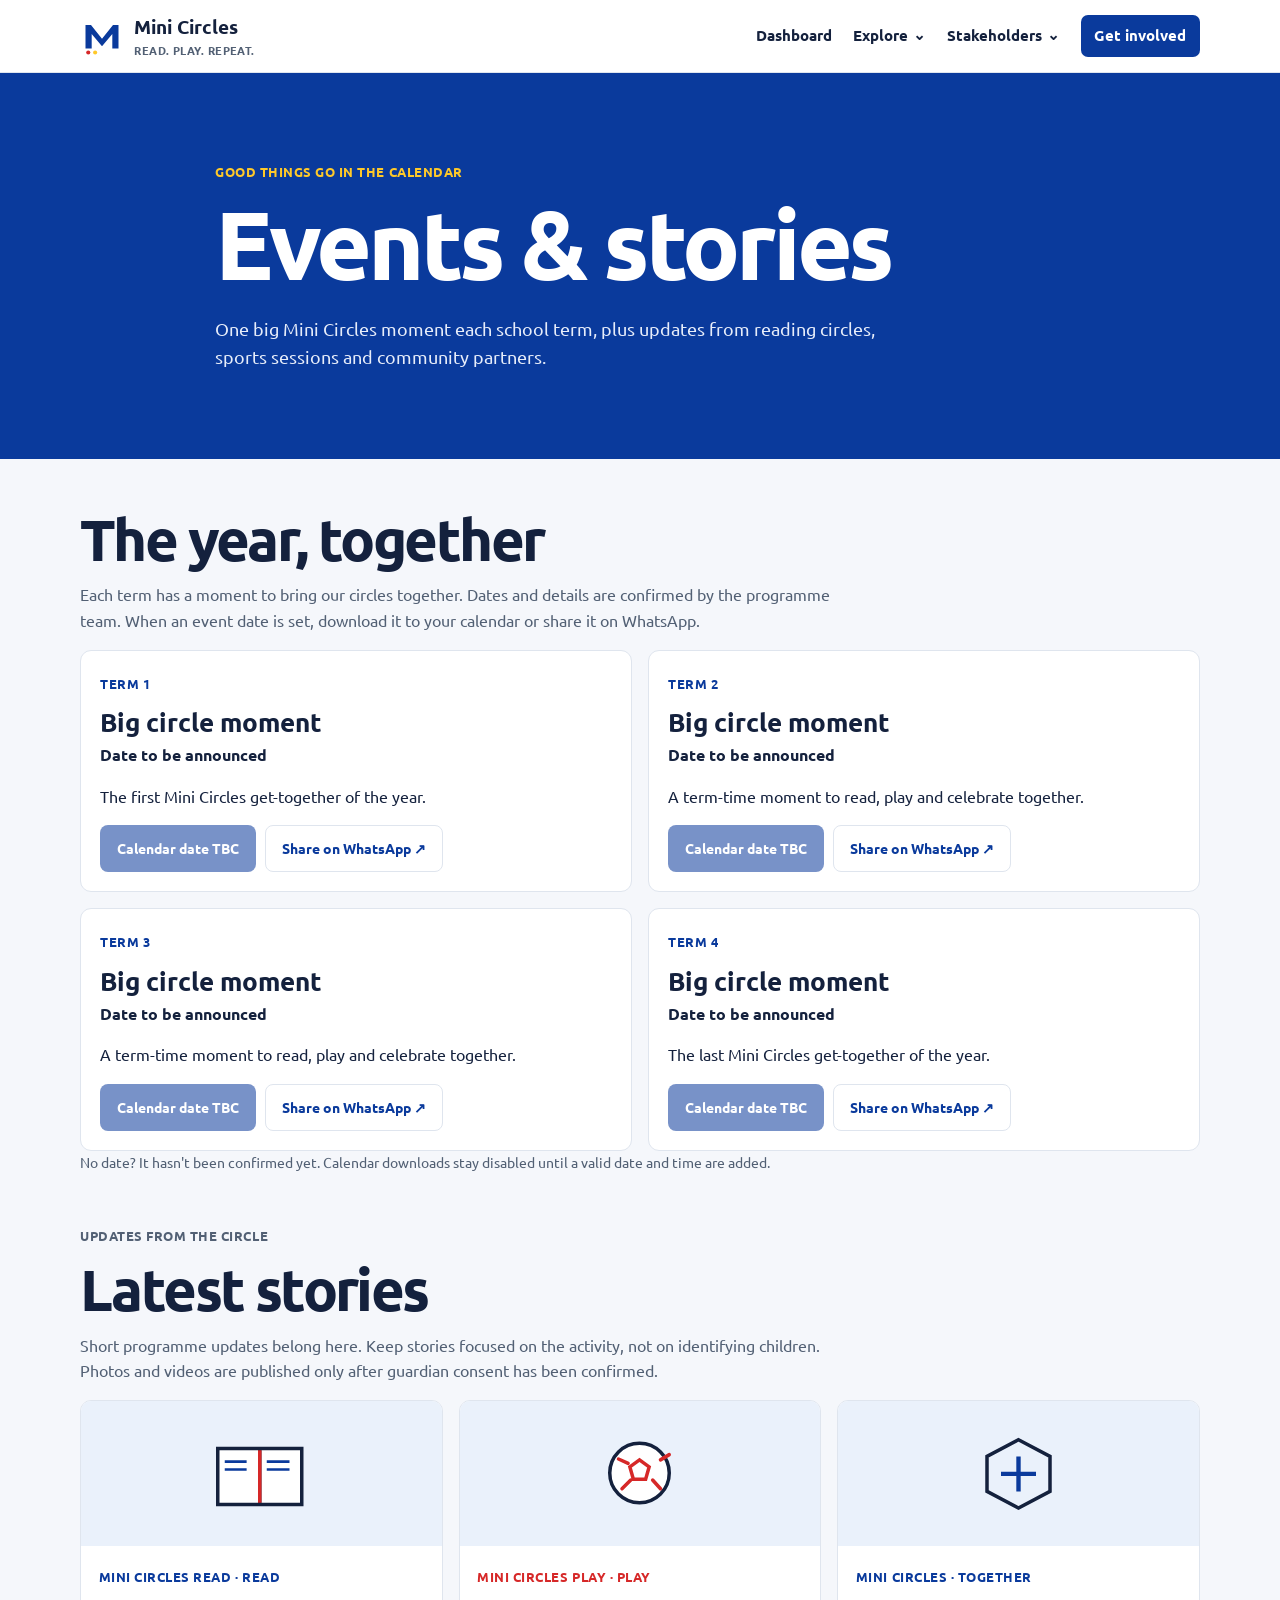
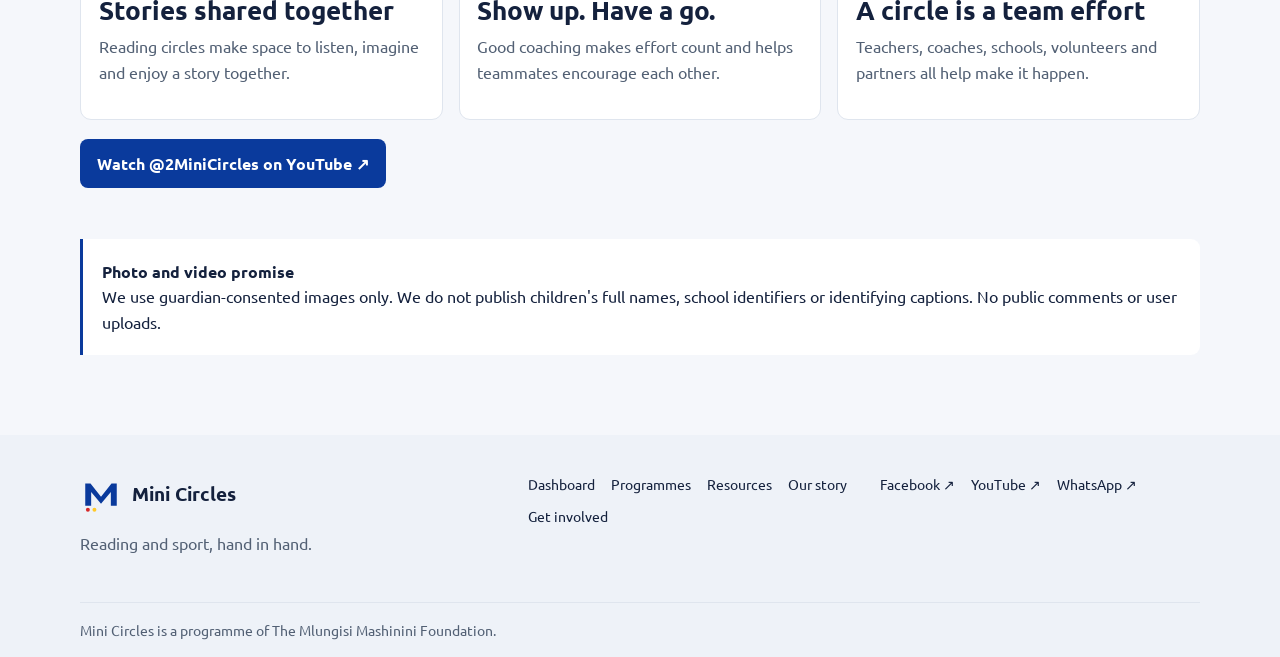
<file: events/index.html>
<!doctype html>
<html lang="en">
<head>
  <meta charset="utf-8"><meta name="viewport" content="width=device-width, initial-scale=1, viewport-fit=cover">
  <meta name="theme-color" content="#0A3A9C"><meta name="description" content="Mini Circles term events, calendar downloads, WhatsApp sharing and stories from the community.">
  <title>Events &amp; stories — Mini Circles</title><link rel="icon" href="/mini-circle-logo.svg" type="image/svg+xml">
  <link rel="preconnect" href="https://fonts.googleapis.com"><link rel="preconnect" href="https://fonts.gstatic.com" crossorigin>
  <link href="https://fonts.googleapis.com/css2?family=Ubuntu:wght@400;500;600;700;800&display=swap" rel="stylesheet"><link rel="stylesheet" href="/assets/site.css">
</head>
<body>
  <a class="skip-link" href="#main">Skip to content</a>
  <header class="site-header"><div class="wrap header-row"><a class="brand" href="/"><img src="/mini-circle-logo.svg" alt=""><span>Mini Circles<small>READ. PLAY. REPEAT.</small></span></a><button class="menu-btn" type="button" aria-label="Open navigation" aria-expanded="false" aria-controls="site-nav"><svg viewBox="0 0 24 24" fill="none" stroke="currentColor" stroke-width="2" aria-hidden="true"><path d="M4 7h16M4 12h16M4 17h16"/></svg></button><nav class="nav" id="site-nav" aria-label="Main navigation"><a href="/professionals/">Dashboard</a><details class="nav-dropdown"><summary>Explore</summary><div class="nav-dropdown-menu"><a href="/programmes/">Programmes</a><a href="/events/" aria-current="page">Events</a><a href="/resources/">Resources</a><a href="/about/">Our story</a></div></details><a class="nav-cta" href="/get-involved/">Get involved</a></nav></div></header>
  <main id="main">
    <header class="page-hero"><div class="wrap page-hero-inner"><p class="eyebrow">Good things go in the calendar</p><h1>Events &amp; stories</h1><p>One big Mini Circles moment each school term, plus updates from reading circles, sports sessions and community partners.</p></div></header>
    <div class="wrap content">
      <section class="content-section" aria-labelledby="calendar-title"><h2 id="calendar-title">The year, together</h2><p>Each term has a moment to bring our circles together. Dates and details are confirmed by the programme team. When an event date is set, download it to your calendar or share it on WhatsApp.</p><div class="event-grid" id="event-list"><p class="status-note">Loading term events…</p></div><p class="form-note">No date? It hasn't been confirmed yet. Calendar downloads stay disabled until a valid date and time are added.</p></section>
      <section class="content-section" id="stories"><p class="eyebrow">Updates from the circle</p><h2>Latest stories</h2><p>Short programme updates belong here. Keep stories focused on the activity, not on identifying children. Photos and videos are published only after guardian consent has been confirmed.</p>
        <div class="story-grid">
          <article class="story-card"><div class="story-art" aria-hidden="true"><svg viewBox="0 0 120 100"><path d="M10 22h48v64H10zm48 0h48v64H58z" fill="#fff" stroke="#14213d" stroke-width="4"/><path d="M58 24v60" stroke="#d62828" stroke-width="4"/><path d="M18 37h25m-25 9h25m23-9h26m-26 9h26" stroke="#0a3a9c" stroke-width="3"/></svg></div><div class="story-copy"><span class="tag">Mini Circles read · Read</span><h3>Stories shared together</h3><p>Reading circles make space to listen, imagine and enjoy a story together.</p></div></article>
          <article class="story-card"><div class="story-art" aria-hidden="true"><svg viewBox="0 0 120 100"><circle cx="60" cy="50" r="34" fill="#fff" stroke="#14213d" stroke-width="4"/><path d="m60 35 11 8-4 14H53l-4-14zm-24-1 11 5m37-4 10-6M40 68l10-10m34 10-9-10" fill="none" stroke="#d62828" stroke-width="4" stroke-linecap="round"/></svg></div><div class="story-copy"><span class="tag red">Mini Circles play · Play</span><h3>Show up. Have a go.</h3><p>Good coaching makes effort count and helps teammates encourage each other.</p></div></article>
          <article class="story-card"><div class="story-art" aria-hidden="true"><svg viewBox="0 0 120 100"><path d="M60 12 96 31v40L60 90 24 71V31z" fill="#eaf1fb" stroke="#14213d" stroke-width="4"/><path d="M40 51h40M60 31v40" stroke="#0a3a9c" stroke-width="5"/></svg></div><div class="story-copy"><span class="tag">Mini Circles · Together</span><h3>A circle is a team effort</h3><p>Teachers, coaches, schools, volunteers and partners all help make it happen.</p></div></article>
        </div>
        <p style="margin-top:1.2rem"><a class="button button-blue" href="https://www.youtube.com/@2MiniCircles" target="_blank" rel="noopener noreferrer">Watch @2MiniCircles on YouTube ↗</a></p>
      </section>
      <section class="content-section"><div class="panel"><strong>Photo and video promise</strong><p>We use guardian-consented images only. We do not publish children's full names, school identifiers or identifying captions. No public comments or user uploads.</p></div></section>
    </div>
  </main>
  <footer class="site-footer"><div class="wrap footer-grid"><div><a class="footer-brand" href="/"><img src="/mini-circle-logo.svg" alt=""><span>Mini Circles</span></a><p>Reading and sport, hand in hand.</p></div><nav class="footer-links" aria-label="Footer navigation"><a href="/professionals/">Dashboard</a><a href="/programmes/">Programmes</a><a href="/resources/">Resources</a><a href="/about/">Our story</a><a href="/get-involved/">Get involved</a></nav><div class="footer-social"><a href="https://www.facebook.com/profile.php?id=61590757922760" target="_blank" rel="noopener noreferrer">Facebook ↗</a><a href="https://www.youtube.com/@2MiniCircles" target="_blank" rel="noopener noreferrer">YouTube ↗</a><a href="https://wa.me/27607714822" target="_blank" rel="noopener noreferrer">WhatsApp ↗</a></div></div><div class="wrap foundation-line">Mini Circles is a programme of The Mlungisi Mashinini Foundation.</div></footer>
  <script src="/assets/site.js" defer></script>
</body>
</html>
</file>
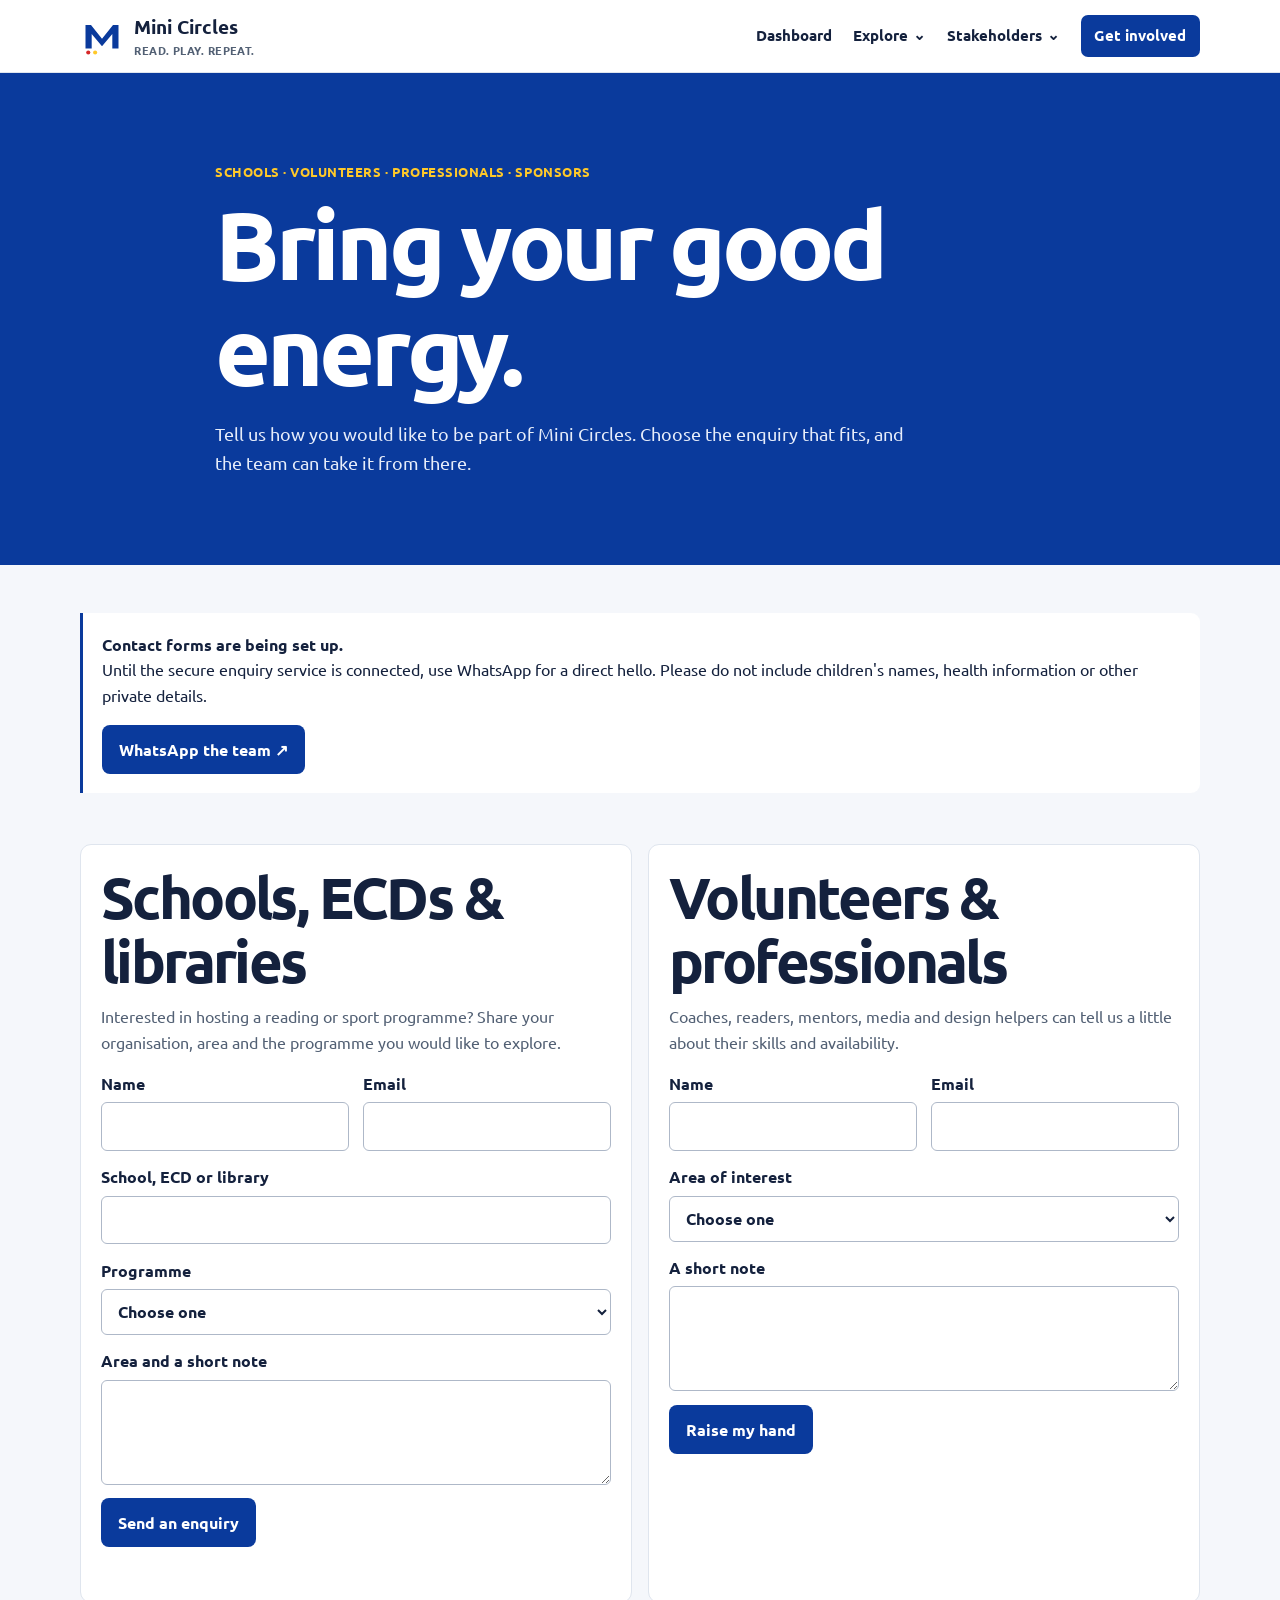
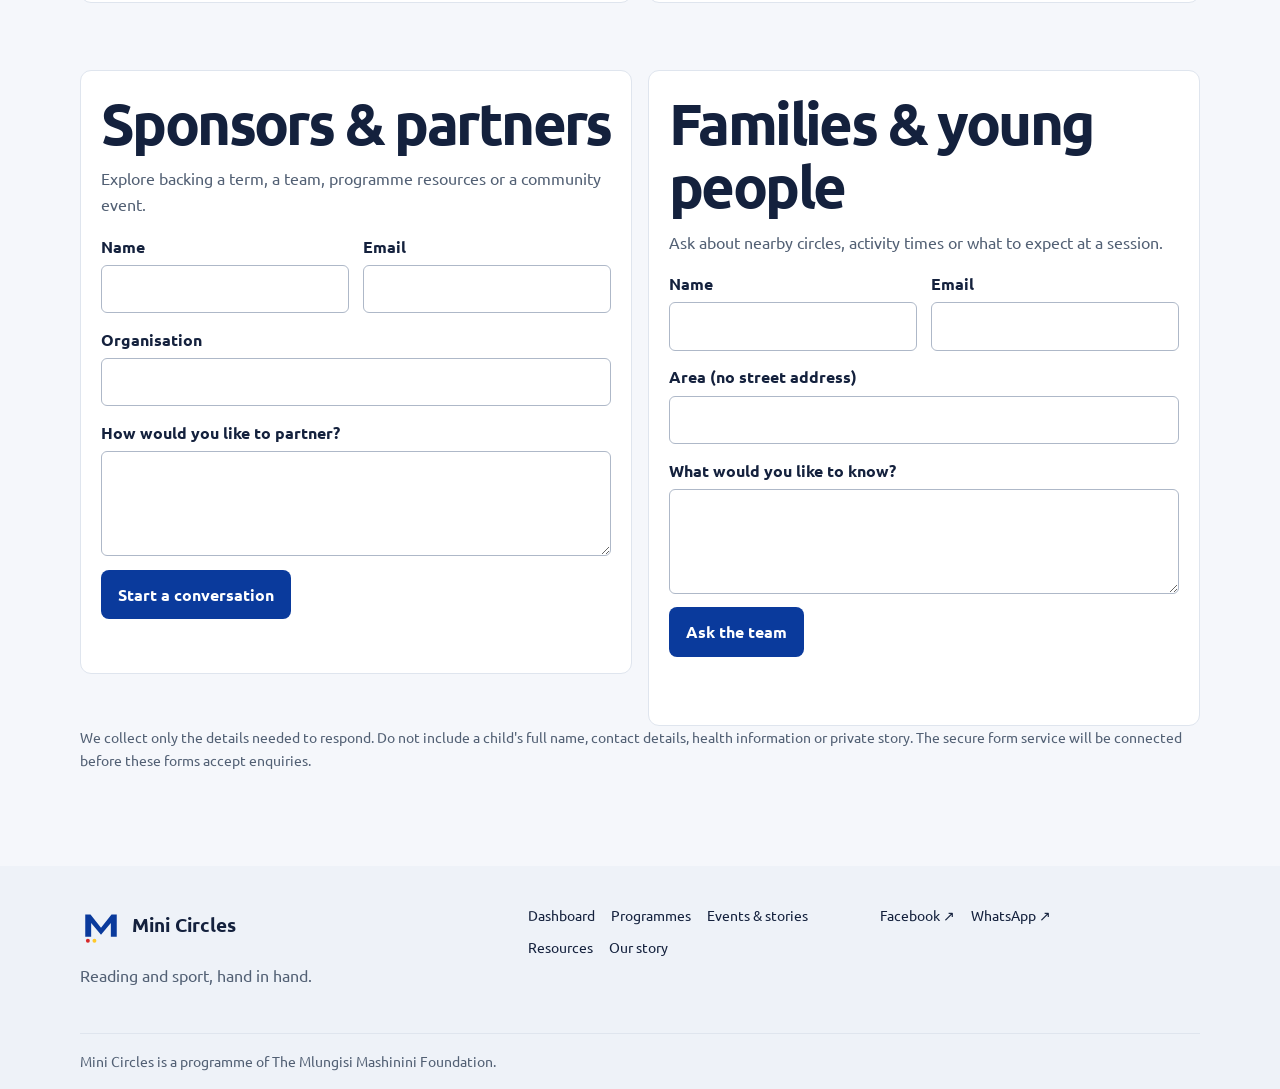
<file: get-involved/index.html>
<!doctype html>
<html lang="en">
<head>
  <meta charset="utf-8"><meta name="viewport" content="width=device-width, initial-scale=1, viewport-fit=cover">
  <meta name="theme-color" content="#0A3A9C"><meta name="description" content="Schools, volunteers, professionals, families and sponsors: find a way to get involved with Mini Circles.">
  <title>Get involved — Mini Circles</title><link rel="icon" href="/mini-circle-logo.svg" type="image/svg+xml">
  <link rel="preconnect" href="https://fonts.googleapis.com"><link rel="preconnect" href="https://fonts.gstatic.com" crossorigin>
  <link href="https://fonts.googleapis.com/css2?family=Ubuntu:wght@400;500;600;700;800&display=swap" rel="stylesheet"><link rel="stylesheet" href="/assets/site.css">
</head>
<body>
  <a class="skip-link" href="#main">Skip to content</a>
  <header class="site-header"><div class="wrap header-row"><a class="brand" href="/"><img src="/mini-circle-logo.svg" alt=""><span>Mini Circles<small>READ. PLAY. REPEAT.</small></span></a><button class="menu-btn" type="button" aria-label="Open navigation" aria-expanded="false" aria-controls="site-nav"><svg viewBox="0 0 24 24" fill="none" stroke="currentColor" stroke-width="2" aria-hidden="true"><path d="M4 7h16M4 12h16M4 17h16"/></svg></button><nav class="nav" id="site-nav" aria-label="Main navigation"><a href="/professionals/">Dashboard</a><details class="nav-dropdown"><summary>Explore</summary><div class="nav-dropdown-menu"><a href="/programmes/">Programmes</a><a href="/events/">Events</a><a href="/resources/">Resources</a><a href="/about/">Our story</a></div></details><a class="nav-cta" href="/get-involved/" aria-current="page">Get involved</a></nav></div></header>
  <main id="main">
    <header class="page-hero"><div class="wrap page-hero-inner"><p class="eyebrow">Schools · Volunteers · Professionals · Sponsors</p><h1>Bring your good energy.</h1><p>Tell us how you would like to be part of Mini Circles. Choose the enquiry that fits, and the team can take it from there.</p></div></header>
    <div class="wrap content">
      <section class="content-section"><div class="panel"><strong>Contact forms are being set up.</strong><p>Until the secure enquiry service is connected, use WhatsApp for a direct hello. Please do not include children's names, health information or other private details.</p><p style="margin-top:.8rem"><a class="button button-blue" data-whatsapp="Hi Mini Circles! I'd like to get involved." href="https://wa.me/27607714822">WhatsApp the team ↗</a></p></div></section>
      <div class="two-col">
        <section class="content-section card" id="schools"><h2>Schools, ECDs &amp; libraries</h2><p>Interested in hosting a reading or sport programme? Share your organisation, area and the programme you would like to explore.</p>
          <form class="interest-form" data-form-kind="school"><input type="hidden" name="interest" value="School, ECD or library"><label class="honeypot" aria-hidden="true">Leave empty<input name="_gotcha" tabindex="-1" autocomplete="off"></label><div class="form-grid">
            <label>Name<input name="name" autocomplete="name" required maxlength="100"></label><label>Email<input name="email" type="email" autocomplete="email" required maxlength="160"></label>
            <label class="wide">School, ECD or library<input name="organisation" required maxlength="140"></label><label class="wide">Programme<select name="programme" required><option value="">Choose one</option><option>Mini Circles read</option><option>Mini Circles play</option><option>Both programmes</option></select></label>
            <label class="wide">Area and a short note<textarea name="message" required maxlength="800"></textarea></label><div class="wide"><button class="button button-blue" type="submit">Send an enquiry</button><p class="form-status" aria-live="polite"></p></div>
          </div></form>
        </section>
        <section class="content-section card" id="volunteers"><h2>Volunteers &amp; professionals</h2><p>Coaches, readers, mentors, media and design helpers can tell us a little about their skills and availability.</p>
          <form class="interest-form" data-form-kind="volunteer"><input type="hidden" name="interest" value="Volunteer or professional"><label class="honeypot" aria-hidden="true">Leave empty<input name="_gotcha" tabindex="-1" autocomplete="off"></label><div class="form-grid">
            <label>Name<input name="name" autocomplete="name" required maxlength="100"></label><label>Email<input name="email" type="email" autocomplete="email" required maxlength="160"></label>
            <label class="wide">Area of interest<select name="skill" required><option value="">Choose one</option><option>Coaching</option><option>Reading</option><option>Mentoring</option><option>Media</option><option>Design</option><option>Other</option></select></label>
            <label class="wide">A short note<textarea name="message" required maxlength="800"></textarea></label><div class="wide"><button class="button button-blue" type="submit">Raise my hand</button><p class="form-status" aria-live="polite"></p></div>
          </div></form>
        </section>
        <section class="content-section card" id="partners"><h2>Sponsors &amp; partners</h2><p>Explore backing a term, a team, programme resources or a community event.</p>
          <form class="interest-form" data-form-kind="partner"><input type="hidden" name="interest" value="Sponsor or partner"><label class="honeypot" aria-hidden="true">Leave empty<input name="_gotcha" tabindex="-1" autocomplete="off"></label><div class="form-grid">
            <label>Name<input name="name" autocomplete="name" required maxlength="100"></label><label>Email<input name="email" type="email" autocomplete="email" required maxlength="160"></label>
            <label class="wide">Organisation<input name="organisation" maxlength="140"></label><label class="wide">How would you like to partner?<textarea name="message" required maxlength="800"></textarea></label>
            <div class="wide"><button class="button button-blue" type="submit">Start a conversation</button><p class="form-status" aria-live="polite"></p></div>
          </div></form>
        </section>
        <section class="content-section card" id="families"><h2>Families &amp; young people</h2><p>Ask about nearby circles, activity times or what to expect at a session.</p>
          <form class="interest-form" data-form-kind="family"><input type="hidden" name="interest" value="Family enquiry"><label class="honeypot" aria-hidden="true">Leave empty<input name="_gotcha" tabindex="-1" autocomplete="off"></label><div class="form-grid">
            <label>Name<input name="name" autocomplete="name" required maxlength="100"></label><label>Email<input name="email" type="email" autocomplete="email" required maxlength="160"></label>
            <label class="wide">Area (no street address)<input name="area" autocomplete="address-level2" maxlength="100"></label><label class="wide">What would you like to know?<textarea name="message" required maxlength="800"></textarea></label>
            <div class="wide"><button class="button button-blue" type="submit">Ask the team</button><p class="form-status" aria-live="polite"></p></div>
          </div></form>
        </section>
      </div>
      <p class="form-note">We collect only the details needed to respond. Do not include a child's full name, contact details, health information or private story. The secure form service will be connected before these forms accept enquiries.</p>
    </div>
  </main>
  <footer class="site-footer"><div class="wrap footer-grid"><div><a class="footer-brand" href="/"><img src="/mini-circle-logo.svg" alt=""><span>Mini Circles</span></a><p>Reading and sport, hand in hand.</p></div><nav class="footer-links" aria-label="Footer navigation"><a href="/professionals/">Dashboard</a><a href="/programmes/">Programmes</a><a href="/events/">Events &amp; stories</a><a href="/resources/">Resources</a><a href="/about/">Our story</a></nav><div class="footer-social"><a href="https://www.facebook.com/profile.php?id=61590757922760" target="_blank" rel="noopener noreferrer">Facebook ↗</a><a href="https://wa.me/27607714822" target="_blank" rel="noopener noreferrer">WhatsApp ↗</a></div></div><div class="wrap foundation-line">Mini Circles is a programme of The Mlungisi Mashinini Foundation.</div></footer>
  <script src="/assets/site.js" defer></script>
</body>
</html>
</file>
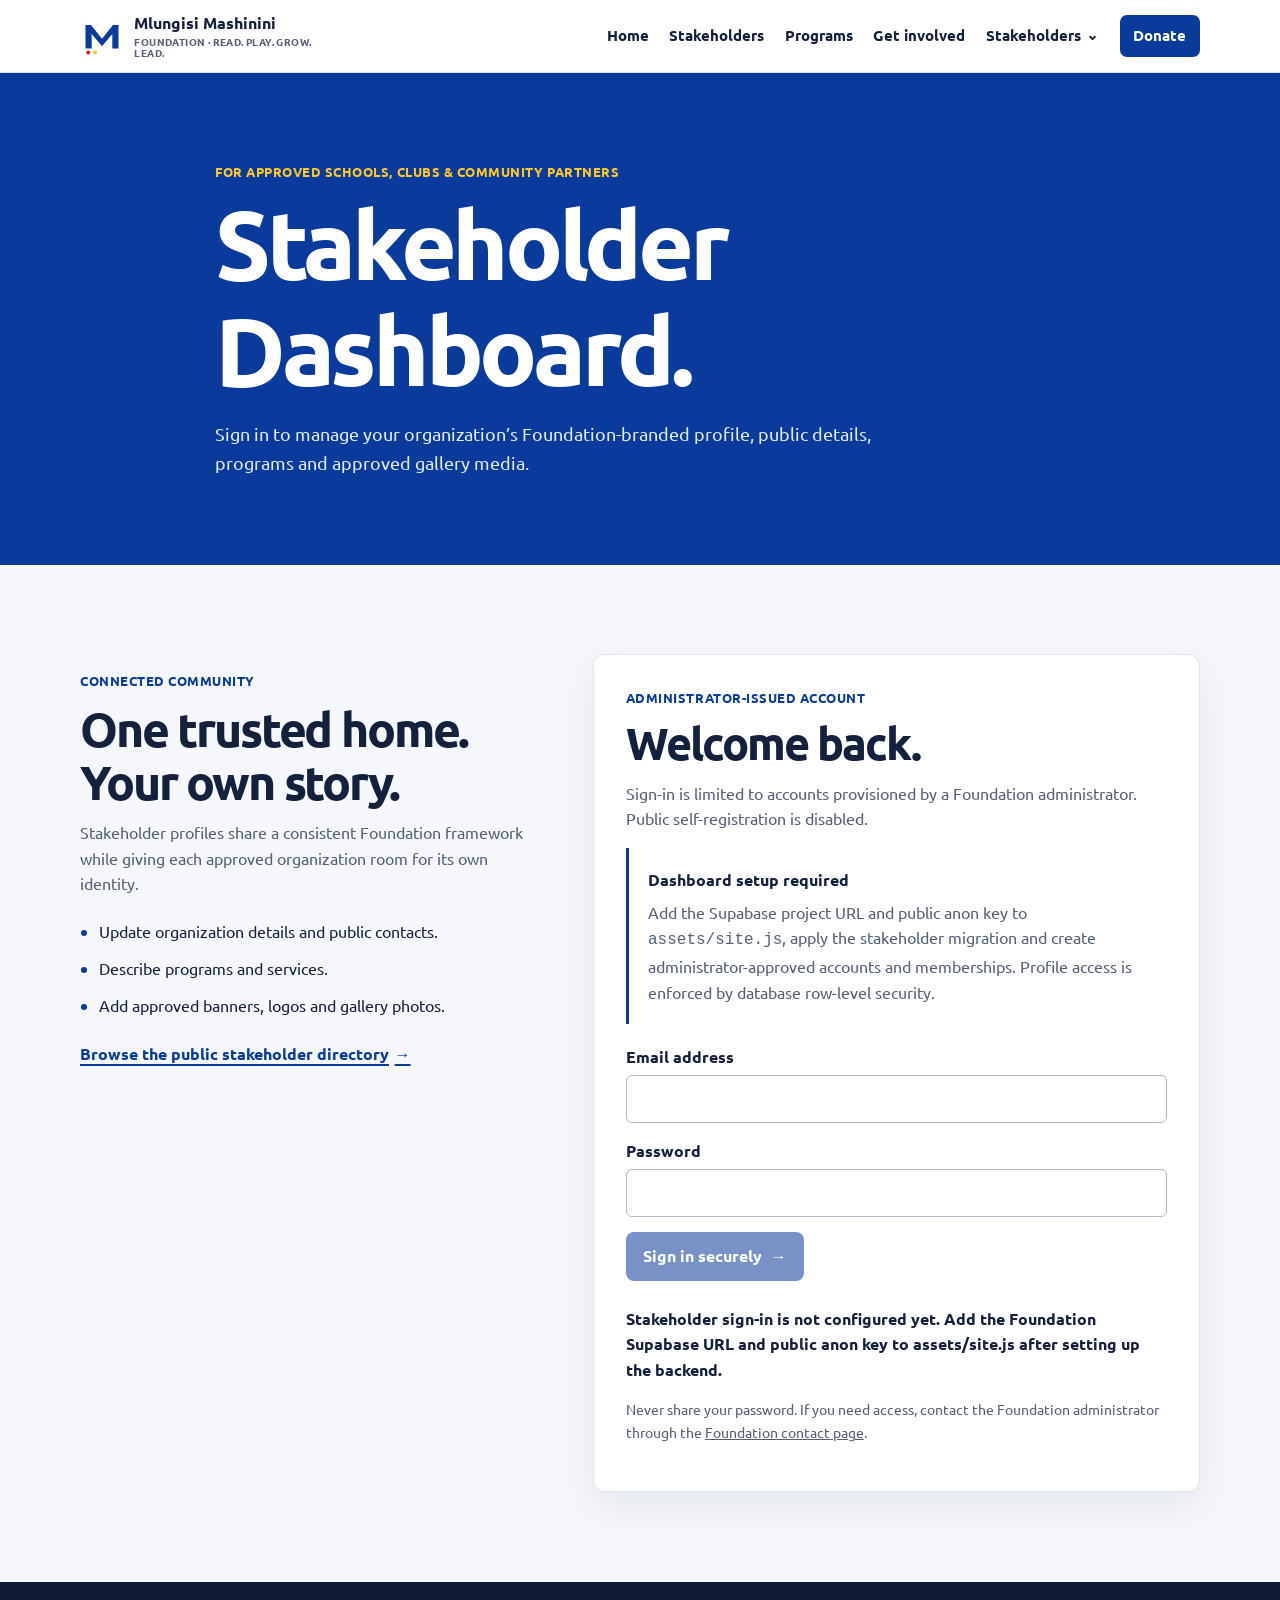
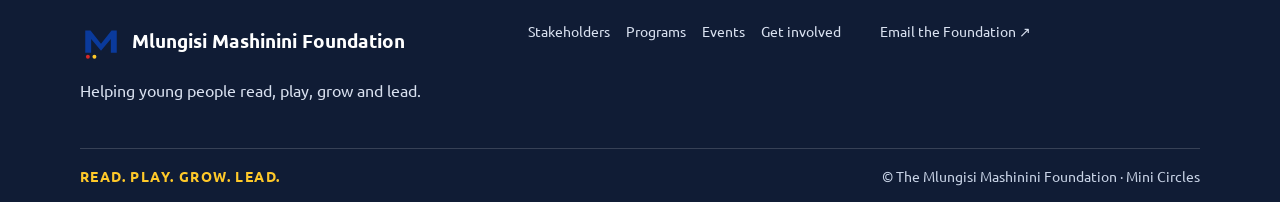
<file: professionals/index.html>
<!doctype html>
<html lang="en">
<head>
  <meta charset="utf-8">
  <meta name="viewport" content="width=device-width, initial-scale=1, viewport-fit=cover">
  <meta name="theme-color" content="#0A3A9C">
  <meta name="description" content="Secure stakeholder sign-in and profile management for approved Mlungisi Mashinini Foundation partners.">
  <title>Stakeholder Dashboard | Mlungisi Mashinini Foundation</title>
  <link rel="icon" href="/mini-circle-logo.svg" type="image/svg+xml">
  <link rel="preconnect" href="https://fonts.googleapis.com">
  <link rel="preconnect" href="https://fonts.gstatic.com" crossorigin>
  <link href="https://fonts.googleapis.com/css2?family=Ubuntu:wght@400;500;600;700;800&display=swap" rel="stylesheet">
  <link rel="stylesheet" href="/assets/site.css">
</head>
<body>
  <a class="skip-link" href="#main">Skip to content</a>
  <header class="site-header">
    <div class="wrap header-row">
      <a class="brand foundation-brand" href="/" aria-label="Mlungisi Mashinini Foundation home"><img src="/mini-circle-logo.svg" alt=""><span>Mlungisi Mashinini<small>FOUNDATION · READ. PLAY. GROW. LEAD.</small></span></a>
      <button class="menu-btn" type="button" aria-label="Open navigation" aria-expanded="false" aria-controls="site-nav"><svg viewBox="0 0 24 24" fill="none" stroke="currentColor" stroke-width="2" aria-hidden="true"><path d="M4 7h16M4 12h16M4 17h16"></path></svg></button>
      <nav class="nav" id="site-nav" aria-label="Main navigation"><a href="/">Home</a><a href="/stakeholders/">Stakeholders</a><a href="/#programmes">Programs</a><a href="/#get-involved">Get involved</a><a class="nav-cta" href="/#donate">Donate</a></nav>
    </div>
  </header>
  <main id="main">
    <header class="page-hero"><div class="wrap page-hero-inner"><p class="eyebrow">For approved schools, clubs &amp; community partners</p><h1>Stakeholder Dashboard.</h1><p>Sign in to manage your organization’s Foundation-branded profile, public details, programs and approved gallery media.</p></div></header>
    <section class="section dashboard-section" data-stakeholder-dashboard>
      <div class="wrap dashboard-layout">
        <aside class="dashboard-aside">
          <p class="eyebrow">Connected community</p>
          <h2>One trusted home. Your own story.</h2>
          <p>Stakeholder profiles share a consistent Foundation framework while giving each approved organization room for its own identity.</p>
          <ul class="dashboard-benefits"><li>Update organization details and public contacts.</li><li>Describe programs and services.</li><li>Add approved banners, logos and gallery photos.</li></ul>
          <a class="text-link" href="/stakeholders/">Browse the public stakeholder directory <span aria-hidden="true">→</span></a>
        </aside>
        <section class="dashboard-login-panel" data-dashboard-login aria-labelledby="dashboard-login-title">
          <p class="eyebrow">Administrator-issued account</p>
          <h2 id="dashboard-login-title">Welcome back.</h2>
          <p>Sign-in is limited to accounts provisioned by a Foundation administrator. Public self-registration is disabled.</p>
          <div class="panel dashboard-config-notice" data-dashboard-config-notice hidden><strong>Dashboard setup required</strong><p>Add the Supabase project URL and public anon key to <code>assets/site.js</code>, apply the stakeholder migration and create administrator-approved accounts and memberships. Profile access is enforced by database row-level security.</p></div>
          <form id="stakeholder-login-form" class="dashboard-login-form">
            <label>Email address<input name="email" type="email" autocomplete="username" required maxlength="254"></label>
            <label>Password<input name="password" type="password" autocomplete="current-password" required maxlength="256"></label>
            <button class="button button-blue" type="submit">Sign in securely <span aria-hidden="true">→</span></button>
            <p class="form-status" data-login-status aria-live="polite"></p>
          </form>
          <p class="form-note">Never share your password. If you need access, contact the Foundation administrator through the <a href="/#contact">Foundation contact page</a>.</p>
        </section>
      </div>
      <section class="wrap dashboard-signed-in" data-dashboard-signed-in hidden aria-labelledby="your-profiles-title">
        <div class="dashboard-user-row"><div><p class="eyebrow">Signed in as</p><p data-dashboard-user></p></div><button class="button button-outline" type="button" data-dashboard-logout>Sign out</button></div>
        <h2 id="your-profiles-title">Your stakeholder profiles</h2>
        <div data-membership-list><p class="status-note">Your profiles will appear here after sign-in.</p></div>
      </section>
    </section>
  </main>
  <footer class="site-footer foundation-footer"><div class="wrap footer-grid"><div><a class="footer-brand" href="/"><img src="/mini-circle-logo.svg" alt=""><span>Mlungisi Mashinini Foundation</span></a><p>Helping young people read, play, grow and lead.</p></div><nav class="footer-links" aria-label="Footer navigation"><a href="/stakeholders/">Stakeholders</a><a href="/#programmes">Programs</a><a href="/#events">Events</a><a href="/#get-involved">Get involved</a></nav><div class="footer-social"><a href="mailto:contact@mlungisimashinin.org">Email the Foundation ↗</a></div></div><div class="wrap foundation-line"><span>Read. Play. Grow. Lead.</span><span>© The Mlungisi Mashinini Foundation · Mini Circles</span></div></footer>
  <script src="/assets/site.js" defer></script>
  <script src="/assets/stakeholder-dashboard.js" defer></script>
</body>
</html>
</file>
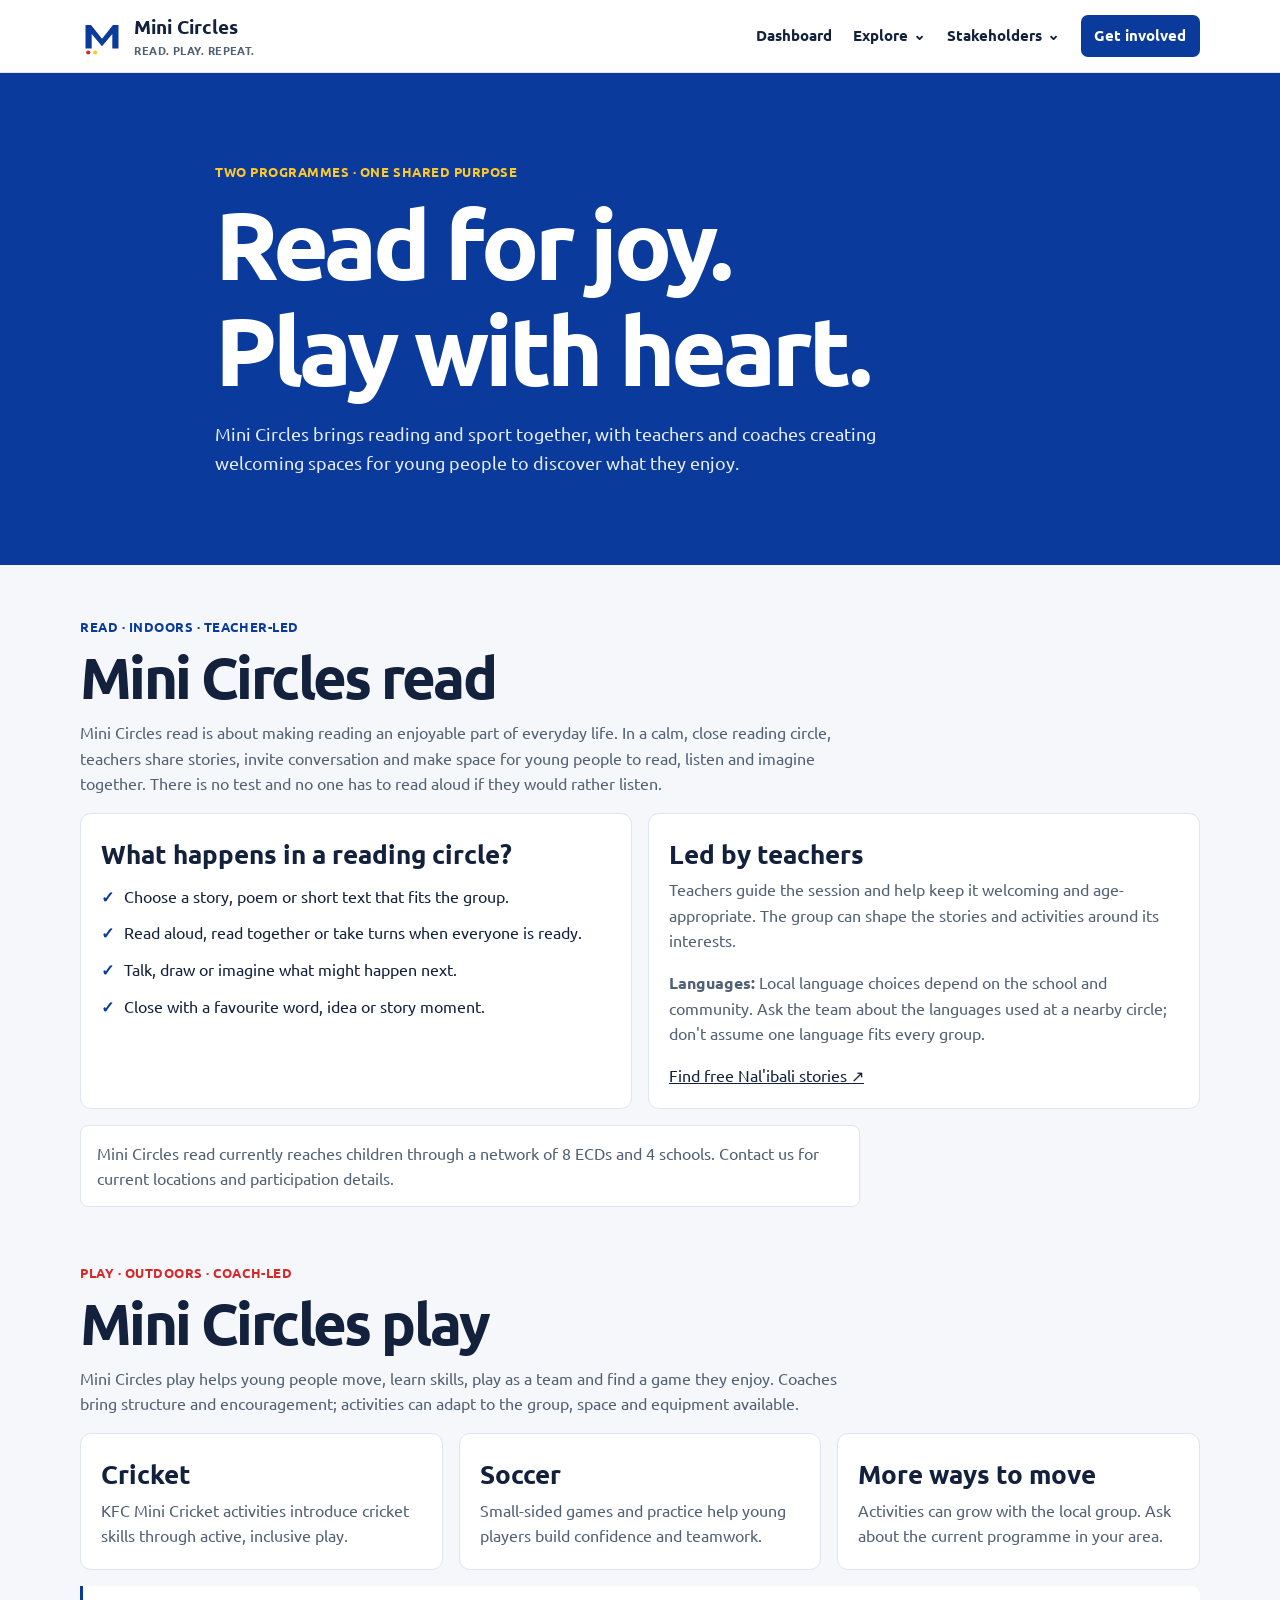
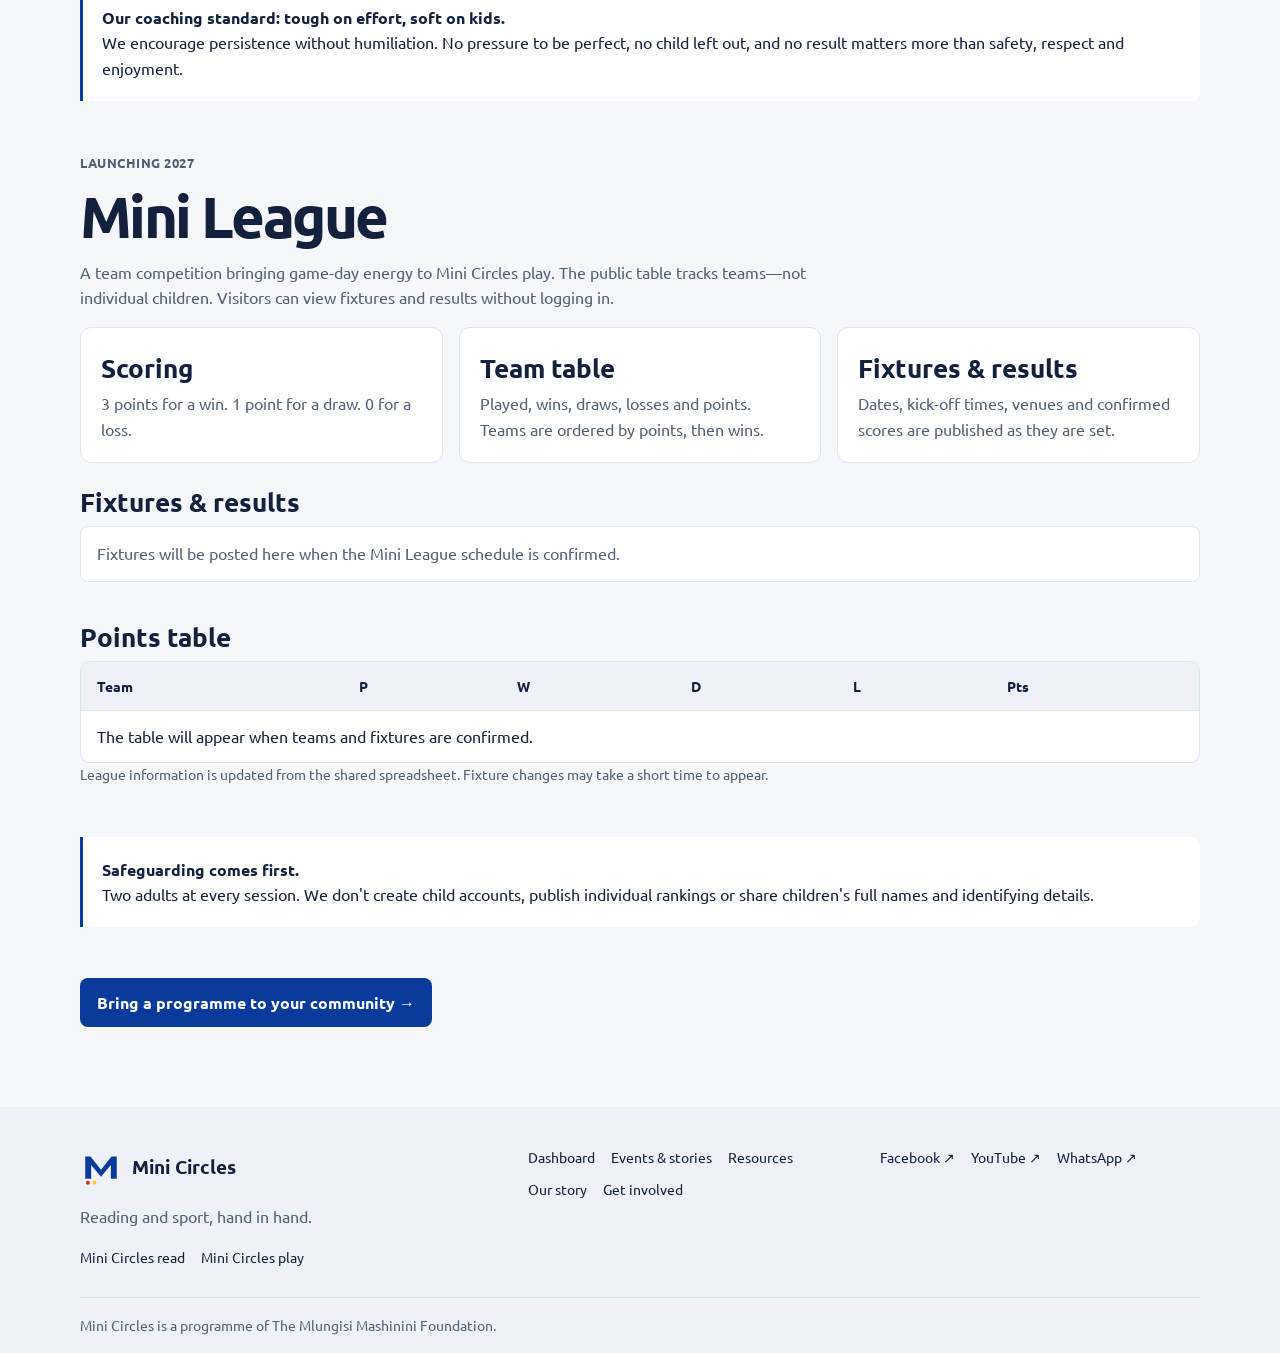
<file: programmes/index.html>
<!doctype html>
<html lang="en">
<head>
  <meta charset="utf-8"><meta name="viewport" content="width=device-width, initial-scale=1, viewport-fit=cover">
  <meta name="theme-color" content="#0A3A9C"><meta name="description" content="Explore Mini Circles read clubs, Mini Circles play and the Mini League.">
  <title>Programmes — Mini Circles</title><link rel="icon" href="/mini-circle-logo.svg" type="image/svg+xml">
  <link rel="preconnect" href="https://fonts.googleapis.com"><link rel="preconnect" href="https://fonts.gstatic.com" crossorigin>
  <link href="https://fonts.googleapis.com/css2?family=Ubuntu:wght@400;500;600;700;800&display=swap" rel="stylesheet"><link rel="stylesheet" href="/assets/site.css">
</head>
<body>
  <a class="skip-link" href="#main">Skip to content</a>
  <header class="site-header"><div class="wrap header-row">
    <a class="brand" href="/"><img src="/mini-circle-logo.svg" alt=""><span>Mini Circles<small>READ. PLAY. REPEAT.</small></span></a>
    <button class="menu-btn" type="button" aria-label="Open navigation" aria-expanded="false" aria-controls="site-nav"><svg viewBox="0 0 24 24" fill="none" stroke="currentColor" stroke-width="2" aria-hidden="true"><path d="M4 7h16M4 12h16M4 17h16"/></svg></button>
    <nav class="nav" id="site-nav" aria-label="Main navigation"><a href="/professionals/">Dashboard</a><details class="nav-dropdown"><summary>Explore</summary><div class="nav-dropdown-menu"><a href="/programmes/" aria-current="page">Programmes</a><a href="/events/">Events</a><a href="/resources/">Resources</a><a href="/about/">Our story</a></div></details><a class="nav-cta" href="/get-involved/">Get involved</a></nav>
  </div></header>
  <main id="main">
    <header class="page-hero"><div class="wrap page-hero-inner"><p class="eyebrow">Two programmes · One shared purpose</p><h1>Read for joy.<br>Play with heart.</h1><p>Mini Circles brings reading and sport together, with teachers and coaches creating welcoming spaces for young people to discover what they enjoy.</p></div></header>
    <div class="wrap content">
      <section class="content-section" id="boomerang">
        <span class="tag">Read · Indoors · Teacher-led</span><h2>Mini Circles read</h2>
        <p>Mini Circles read is about making reading an enjoyable part of everyday life. In a calm, close reading circle, teachers share stories, invite conversation and make space for young people to read, listen and imagine together. There is no test and no one has to read aloud if they would rather listen.</p>
        <div class="two-col">
          <article class="card"><h3>What happens in a reading circle?</h3><ul class="check-list"><li>Choose a story, poem or short text that fits the group.</li><li>Read aloud, read together or take turns when everyone is ready.</li><li>Talk, draw or imagine what might happen next.</li><li>Close with a favourite word, idea or story moment.</li></ul></article>
          <article class="card"><h3>Led by teachers</h3><p>Teachers guide the session and help keep it welcoming and age-appropriate. The group can shape the stories and activities around its interests.</p><p><strong>Languages:</strong> Local language choices depend on the school and community. Ask the team about the languages used at a nearby circle; don't assume one language fits every group.</p><a class="link" href="https://nalibali.org/story-resources" target="_blank" rel="noopener noreferrer">Find free Nal'ibali stories ↗</a></article>
        </div>
        <p class="status-note" style="margin-top:1rem">Mini Circles read currently reaches children through a network of 8 ECDs and 4 schools. Contact us for current locations and participation details.</p>
      </section>
      <section class="content-section" id="splendid-sports">
        <span class="tag red">Play · Outdoors · Coach-led</span><h2>Mini Circles play</h2>
        <p>Mini Circles play helps young people move, learn skills, play as a team and find a game they enjoy. Coaches bring structure and encouragement; activities can adapt to the group, space and equipment available.</p>
        <div class="three-col">
          <article class="card"><h3>Cricket</h3><p>KFC Mini Cricket activities introduce cricket skills through active, inclusive play.</p></article>
          <article class="card"><h3>Soccer</h3><p>Small-sided games and practice help young players build confidence and teamwork.</p></article>
          <article class="card"><h3>More ways to move</h3><p>Activities can grow with the local group. Ask about the current programme in your area.</p></article>
        </div>
        <div class="panel" style="margin-top:1rem"><strong>Our coaching standard: tough on effort, soft on kids.</strong><p>We encourage persistence without humiliation. No pressure to be perfect, no child left out, and no result matters more than safety, respect and enjoyment.</p></div>
      </section>
      <section class="content-section" id="mini-league">
        <p class="eyebrow">Launching 2027</p><h2>Mini League</h2>
        <p>A team competition bringing game-day energy to Mini Circles play. The public table tracks teams—not individual children. Visitors can view fixtures and results without logging in.</p>
        <div class="three-col">
          <article class="card"><h3>Scoring</h3><p>3 points for a win. 1 point for a draw. 0 for a loss.</p></article>
          <article class="card"><h3>Team table</h3><p>Played, wins, draws, losses and points. Teams are ordered by points, then wins.</p></article>
          <article class="card"><h3>Fixtures &amp; results</h3><p>Dates, kick-off times, venues and confirmed scores are published as they are set.</p></article>
        </div>
        <h3 style="margin-top:1.5rem">Fixtures &amp; results</h3><div class="match-list" id="league-matches"><p class="status-note">Loading fixtures…</p></div>
        <h3 style="margin-top:1.5rem">Points table</h3><div class="table-scroll"><table><caption class="skip-link">Mini League points table for teams</caption><thead><tr><th scope="col">Team</th><th scope="col">P</th><th scope="col">W</th><th scope="col">D</th><th scope="col">L</th><th scope="col">Pts</th></tr></thead><tbody id="league-table"><tr><td colspan="6">Loading table…</td></tr></tbody></table></div>
        <p class="form-note">League information is updated from the shared spreadsheet. Fixture changes may take a short time to appear.</p>
      </section>
      <section class="content-section"><div class="panel"><strong>Safeguarding comes first.</strong><p>Two adults at every session. We don't create child accounts, publish individual rankings or share children's full names and identifying details.</p></div></section>
      <a class="button button-blue" href="/get-involved/">Bring a programme to your community →</a>
    </div>
  </main>
  <footer class="site-footer"><div class="wrap footer-grid"><div><a class="footer-brand" href="/"><img src="/mini-circle-logo.svg" alt=""><span>Mini Circles</span></a><p>Reading and sport, hand in hand.</p><div class="footer-lockups"><span>Mini Circles read</span><span>Mini Circles play</span></div></div><nav class="footer-links" aria-label="Footer navigation"><a href="/professionals/">Dashboard</a><a href="/events/">Events &amp; stories</a><a href="/resources/">Resources</a><a href="/about/">Our story</a><a href="/get-involved/">Get involved</a></nav><div class="footer-social"><a href="https://www.facebook.com/profile.php?id=61590757922760" target="_blank" rel="noopener noreferrer">Facebook ↗</a><a href="https://www.youtube.com/@2MiniCircles" target="_blank" rel="noopener noreferrer">YouTube ↗</a><a href="https://wa.me/27607714822" target="_blank" rel="noopener noreferrer">WhatsApp ↗</a></div></div><div class="wrap foundation-line">Mini Circles is a programme of The Mlungisi Mashinini Foundation.</div></footer>
  <script src="/assets/site.js" defer></script>
</body>
</html>
</file>
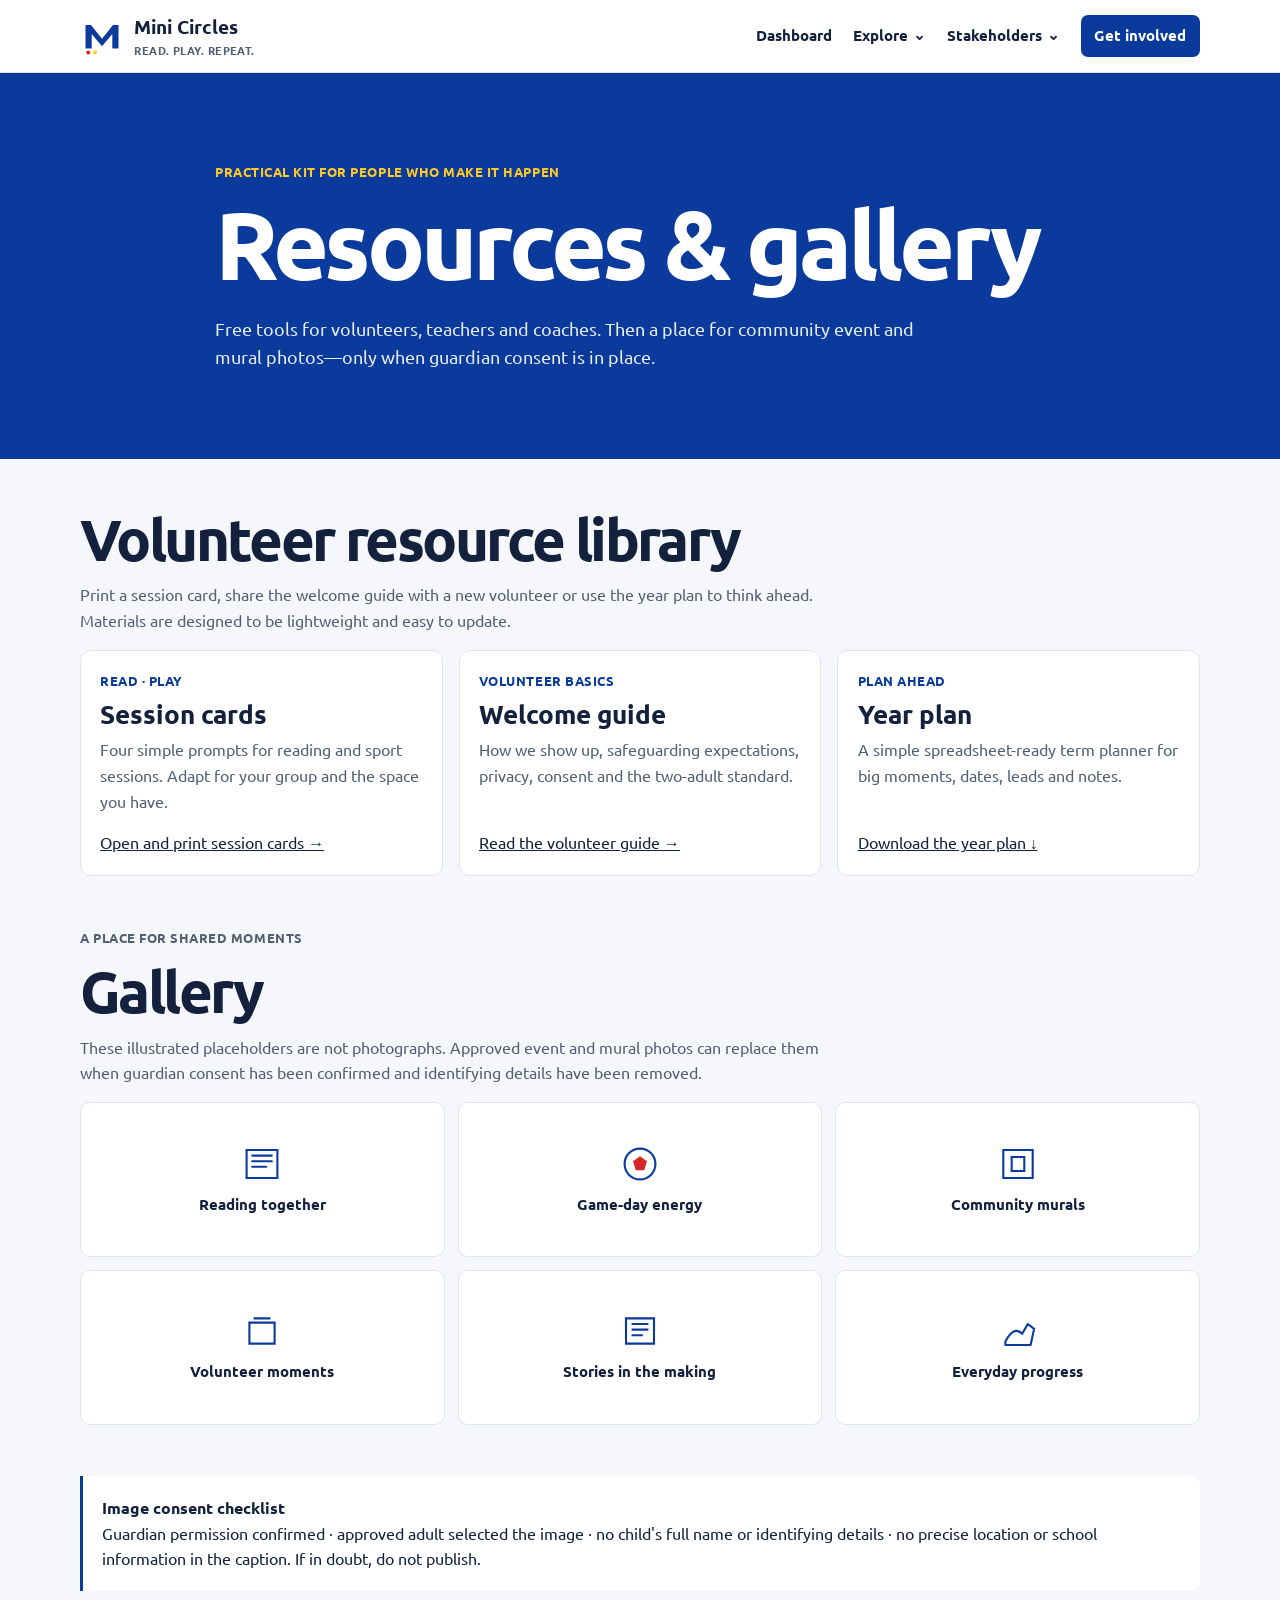
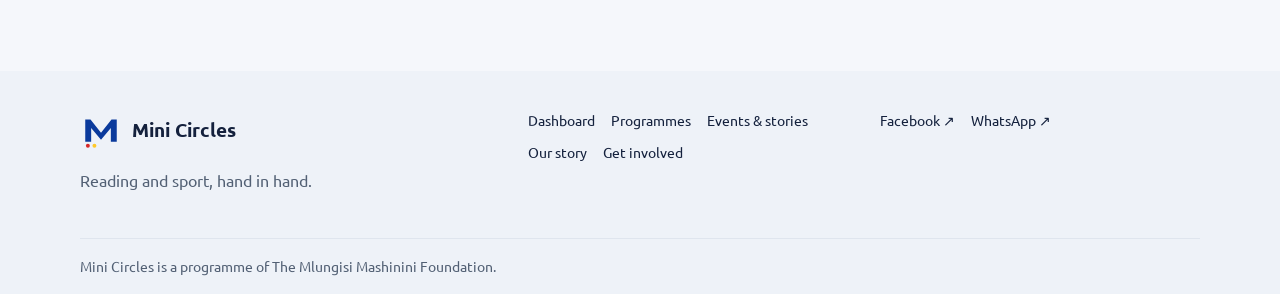
<file: resources/index.html>
<!doctype html>
<html lang="en">
<head>
  <meta charset="utf-8"><meta name="viewport" content="width=device-width, initial-scale=1, viewport-fit=cover">
  <meta name="theme-color" content="#0A3A9C"><meta name="description" content="Free Mini Circles volunteer resources, printable guides and a gallery of approved community moments.">
  <title>Resources &amp; gallery — Mini Circles</title><link rel="icon" href="/mini-circle-logo.svg" type="image/svg+xml">
  <link rel="preconnect" href="https://fonts.googleapis.com"><link rel="preconnect" href="https://fonts.gstatic.com" crossorigin>
  <link href="https://fonts.googleapis.com/css2?family=Ubuntu:wght@400;500;600;700;800&display=swap" rel="stylesheet"><link rel="stylesheet" href="/assets/site.css">
</head>
<body>
  <a class="skip-link" href="#main">Skip to content</a>
  <header class="site-header"><div class="wrap header-row"><a class="brand" href="/"><img src="/mini-circle-logo.svg" alt=""><span>Mini Circles<small>READ. PLAY. REPEAT.</small></span></a><button class="menu-btn" type="button" aria-label="Open navigation" aria-expanded="false" aria-controls="site-nav"><svg viewBox="0 0 24 24" fill="none" stroke="currentColor" stroke-width="2" aria-hidden="true"><path d="M4 7h16M4 12h16M4 17h16"/></svg></button><nav class="nav" id="site-nav" aria-label="Main navigation"><a href="/professionals/">Dashboard</a><details class="nav-dropdown"><summary>Explore</summary><div class="nav-dropdown-menu"><a href="/programmes/">Programmes</a><a href="/events/">Events</a><a href="/resources/" aria-current="page">Resources</a><a href="/about/">Our story</a></div></details><a class="nav-cta" href="/get-involved/">Get involved</a></nav></div></header>
  <main id="main">
    <header class="page-hero"><div class="wrap page-hero-inner"><p class="eyebrow">Practical kit for people who make it happen</p><h1>Resources &amp; gallery</h1><p>Free tools for volunteers, teachers and coaches. Then a place for community event and mural photos—only when guardian consent is in place.</p></div></header>
    <div class="wrap content">
      <section class="content-section"><h2>Volunteer resource library</h2><p>Print a session card, share the welcome guide with a new volunteer or use the year plan to think ahead. Materials are designed to be lightweight and easy to update.</p>
        <div class="resource-grid">
          <article class="resource-card"><span class="tag">Read · Play</span><h3>Session cards</h3><p>Four simple prompts for reading and sport sessions. Adapt for your group and the space you have.</p><a class="link" href="/resources/read-and-play-session-cards/">Open and print session cards →</a></article>
          <article class="resource-card"><span class="tag">Volunteer basics</span><h3>Welcome guide</h3><p>How we show up, safeguarding expectations, privacy, consent and the two-adult standard.</p><a class="link" href="/resources/volunteer-welcome-guide/">Read the volunteer guide →</a></article>
          <article class="resource-card"><span class="tag">Plan ahead</span><h3>Year plan</h3><p>A simple spreadsheet-ready term planner for big moments, dates, leads and notes.</p><a class="link" href="/resources/year-plan.csv" download>Download the year plan ↓</a></article>
        </div>
      </section>
      <section class="content-section" id="gallery"><p class="eyebrow">A place for shared moments</p><h2>Gallery</h2><p>These illustrated placeholders are not photographs. Approved event and mural photos can replace them when guardian consent has been confirmed and identifying details have been removed.</p>
        <div class="gallery-grid" aria-label="Illustrated gallery placeholders, not photographs">
          <div class="gallery-tile"><svg viewBox="0 0 60 60" aria-hidden="true"><path d="M8 10h44v40H8zM16 18h28M16 26h28M16 34h20" fill="none" stroke="#0a3a9c" stroke-width="3" stroke-linecap="round"/></svg><span>Reading together</span></div>
          <div class="gallery-tile"><svg viewBox="0 0 60 60" aria-hidden="true"><circle cx="30" cy="30" r="22" fill="none" stroke="#0a3a9c" stroke-width="3"/><path d="m30 19 10 7-4 13H24l-4-13z" fill="#d62828"/></svg><span>Game-day energy</span></div>
          <div class="gallery-tile"><svg viewBox="0 0 60 60" aria-hidden="true"><path d="M9 10h42v40H9zm12 10h18v20H21z" fill="none" stroke="#0a3a9c" stroke-width="3"/></svg><span>Community murals</span></div>
          <div class="gallery-tile"><svg viewBox="0 0 60 60" aria-hidden="true"><path d="M12 18h36v30H12zM18 12h24" fill="none" stroke="#0a3a9c" stroke-width="3"/></svg><span>Volunteer moments</span></div>
          <div class="gallery-tile"><svg viewBox="0 0 60 60" aria-hidden="true"><path d="M10 12h40v36H10zM18 20h24M18 28h24M18 36h16" fill="none" stroke="#0a3a9c" stroke-width="3"/></svg><span>Stories in the making</span></div>
          <div class="gallery-tile"><svg viewBox="0 0 60 60" aria-hidden="true"><path d="M12 45q12-23 24-11l8-14 9 7-5 23H12z" fill="none" stroke="#0a3a9c" stroke-width="3" stroke-linejoin="round"/></svg><span>Everyday progress</span></div>
        </div>
      </section>
      <section class="content-section"><div class="panel"><strong>Image consent checklist</strong><p>Guardian permission confirmed · approved adult selected the image · no child's full name or identifying details · no precise location or school information in the caption. If in doubt, do not publish.</p></div></section>
    </div>
  </main>
  <footer class="site-footer"><div class="wrap footer-grid"><div><a class="footer-brand" href="/"><img src="/mini-circle-logo.svg" alt=""><span>Mini Circles</span></a><p>Reading and sport, hand in hand.</p></div><nav class="footer-links" aria-label="Footer navigation"><a href="/professionals/">Dashboard</a><a href="/programmes/">Programmes</a><a href="/events/">Events &amp; stories</a><a href="/about/">Our story</a><a href="/get-involved/">Get involved</a></nav><div class="footer-social"><a href="https://www.facebook.com/profile.php?id=61590757922760" target="_blank" rel="noopener noreferrer">Facebook ↗</a><a href="https://wa.me/27607714822" target="_blank" rel="noopener noreferrer">WhatsApp ↗</a></div></div><div class="wrap foundation-line">Mini Circles is a programme of The Mlungisi Mashinini Foundation.</div></footer>
  <script src="/assets/site.js" defer></script>
</body>
</html>
</file>
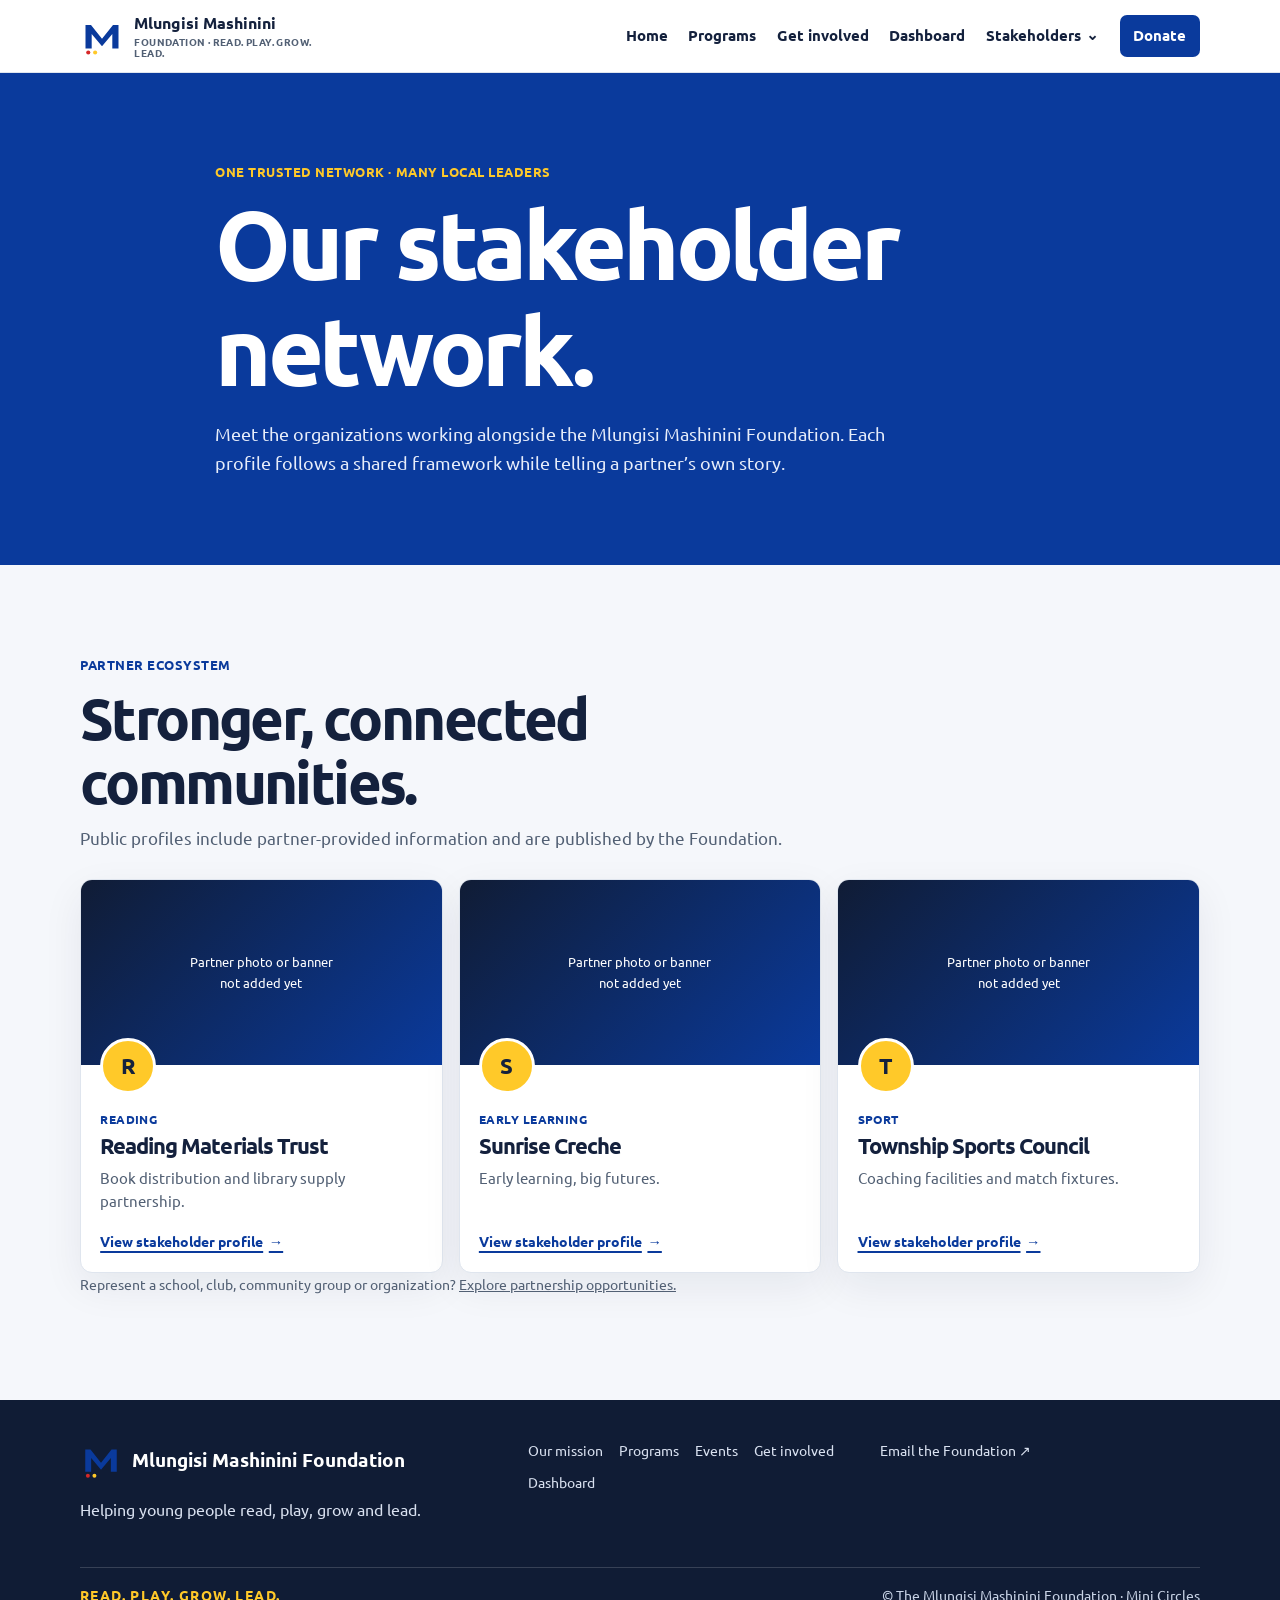
<file: stakeholders/index.html>
<!doctype html>
<html lang="en">
<head>
  <meta charset="utf-8">
  <meta name="viewport" content="width=device-width, initial-scale=1, viewport-fit=cover">
  <meta name="theme-color" content="#0A3A9C">
  <meta name="description" content="Meet the schools, community groups and partners connected through the Mlungisi Mashinini Foundation.">
  <title>Stakeholders | Mlungisi Mashinini Foundation</title>
  <link rel="icon" href="/mini-circle-logo.svg" type="image/svg+xml">
  <link rel="preconnect" href="https://fonts.googleapis.com">
  <link rel="preconnect" href="https://fonts.gstatic.com" crossorigin>
  <link href="https://fonts.googleapis.com/css2?family=Ubuntu:wght@400;500;600;700;800&display=swap" rel="stylesheet">
  <link rel="stylesheet" href="/assets/site.css">
</head>
<body>
  <a class="skip-link" href="#main">Skip to content</a>
  <header class="site-header">
    <div class="wrap header-row">
      <a class="brand foundation-brand" href="/" aria-label="Mlungisi Mashinini Foundation home"><img src="/mini-circle-logo.svg" alt=""><span>Mlungisi Mashinini<small>FOUNDATION · READ. PLAY. GROW. LEAD.</small></span></a>
      <button class="menu-btn" type="button" aria-label="Open navigation" aria-expanded="false" aria-controls="site-nav"><svg viewBox="0 0 24 24" fill="none" stroke="currentColor" stroke-width="2" aria-hidden="true"><path d="M4 7h16M4 12h16M4 17h16"></path></svg></button>
      <nav class="nav" id="site-nav" aria-label="Main navigation"><a href="/">Home</a><a href="/#programmes">Programs</a><a href="/#get-involved">Get involved</a><a href="/professionals/">Dashboard</a><a class="nav-cta" href="/#donate">Donate</a></nav>
    </div>
  </header>
  <main id="main">
    <header class="page-hero"><div class="wrap page-hero-inner"><p class="eyebrow">One trusted network · Many local leaders</p><h1>Our stakeholder network.</h1><p>Meet the organizations working alongside the Mlungisi Mashinini Foundation. Each profile follows a shared framework while telling a partner’s own story.</p></div></header>
    <section class="section"><div class="wrap">
      <div class="section-heading"><p class="eyebrow">Partner ecosystem</p><h2>Stronger, connected communities.</h2><p>Public profiles include partner-provided information and are published by the Foundation.</p></div>
      <div class="stakeholder-directory" data-stakeholder-directory aria-live="polite"><p class="status-note">Loading stakeholder profiles…</p></div>
      <p class="form-note">Represent a school, club, community group or organization? <a href="/#partners">Explore partnership opportunities.</a></p>
    </div></section>
  </main>
  <footer class="site-footer foundation-footer"><div class="wrap footer-grid"><div><a class="footer-brand" href="/"><img src="/mini-circle-logo.svg" alt=""><span>Mlungisi Mashinini Foundation</span></a><p>Helping young people read, play, grow and lead.</p></div><nav class="footer-links" aria-label="Footer navigation"><a href="/#about">Our mission</a><a href="/#programmes">Programs</a><a href="/#events">Events</a><a href="/#get-involved">Get involved</a><a href="/professionals/">Dashboard</a></nav><div class="footer-social"><a href="mailto:contact@mlungisimashinin.org">Email the Foundation ↗</a></div></div><div class="wrap foundation-line"><span>Read. Play. Grow. Lead.</span><span>© The Mlungisi Mashinini Foundation · Mini Circles</span></div></footer>
  <script src="/assets/site.js" defer></script>
  <script src="/assets/stakeholders.js" defer></script>
</body>
</html>
</file>
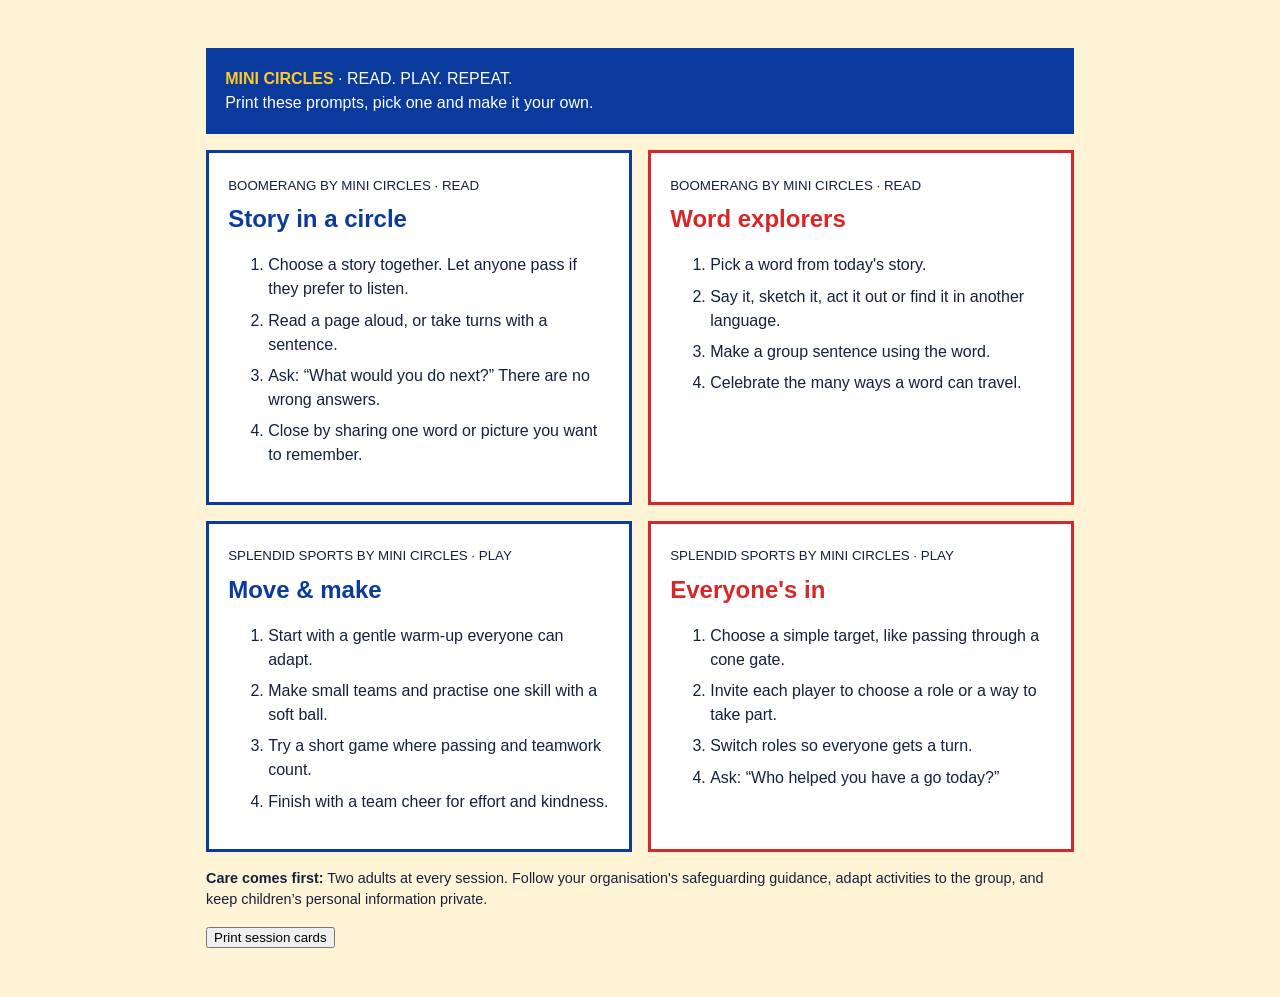
<file: resources/read-and-play-session-cards/index.html>
<!doctype html>
<html lang="en">
<head>
  <meta charset="utf-8">
  <meta name="viewport" content="width=device-width, initial-scale=1">
  <title>Read &amp; Play Session Cards — Mini Circles</title>
  <style>
    *{box-sizing:border-box}body{margin:0;background:#fff4d6;color:#14213d;font:16px/1.5 Arial,sans-serif}.sheet{max-width:900px;margin:2rem auto;padding:1rem}.head{padding:1.2rem;background:#0a3a9c;color:white}.head strong{color:#ffc929}.cards{display:grid;grid-template-columns:1fr 1fr;gap:1rem;margin-top:1rem}.card{min-height:260px;padding:1.2rem;border:3px solid #0a3a9c;background:#fff}.card:nth-child(2n){border-color:#d62828}.card h2{margin:.3rem 0;color:#0a3a9c}.card:nth-child(2n) h2{color:#d62828}.card li{margin:.45rem 0}.footer{margin-top:1rem;font-size:.9rem}@media(max-width:600px){.cards{grid-template-columns:1fr}}@media print{body{background:white}.sheet{margin:0;padding:.4rem}.head{-webkit-print-color-adjust:exact;print-color-adjust:exact}.card{break-inside:avoid;min-height:0}.cards{gap:.5rem}.card,.head{-webkit-print-color-adjust:exact;print-color-adjust:exact}.print{display:none}}
  </style>
</head>
<body>
  <main class="sheet">
    <header class="head"><strong>MINI CIRCLES</strong> · READ. PLAY. REPEAT.<br>Print these prompts, pick one and make it your own.</header>
    <section class="cards">
      <article class="card"><small>BOOMERANG BY MINI CIRCLES · READ</small><h2>Story in a circle</h2><ol><li>Choose a story together. Let anyone pass if they prefer to listen.</li><li>Read a page aloud, or take turns with a sentence.</li><li>Ask: “What would you do next?” There are no wrong answers.</li><li>Close by sharing one word or picture you want to remember.</li></ol></article>
      <article class="card"><small>BOOMERANG BY MINI CIRCLES · READ</small><h2>Word explorers</h2><ol><li>Pick a word from today's story.</li><li>Say it, sketch it, act it out or find it in another language.</li><li>Make a group sentence using the word.</li><li>Celebrate the many ways a word can travel.</li></ol></article>
      <article class="card"><small>SPLENDID SPORTS BY MINI CIRCLES · PLAY</small><h2>Move &amp; make</h2><ol><li>Start with a gentle warm-up everyone can adapt.</li><li>Make small teams and practise one skill with a soft ball.</li><li>Try a short game where passing and teamwork count.</li><li>Finish with a team cheer for effort and kindness.</li></ol></article>
      <article class="card"><small>SPLENDID SPORTS BY MINI CIRCLES · PLAY</small><h2>Everyone's in</h2><ol><li>Choose a simple target, like passing through a cone gate.</li><li>Invite each player to choose a role or a way to take part.</li><li>Switch roles so everyone gets a turn.</li><li>Ask: “Who helped you have a go today?”</li></ol></article>
    </section>
    <p class="footer"><strong>Care comes first:</strong> Two adults at every session. Follow your organisation's safeguarding guidance, adapt activities to the group, and keep children’s personal information private.</p>
    <button class="print" type="button" onclick="window.print()">Print session cards</button>
  </main>
</body>
</html>
</file>
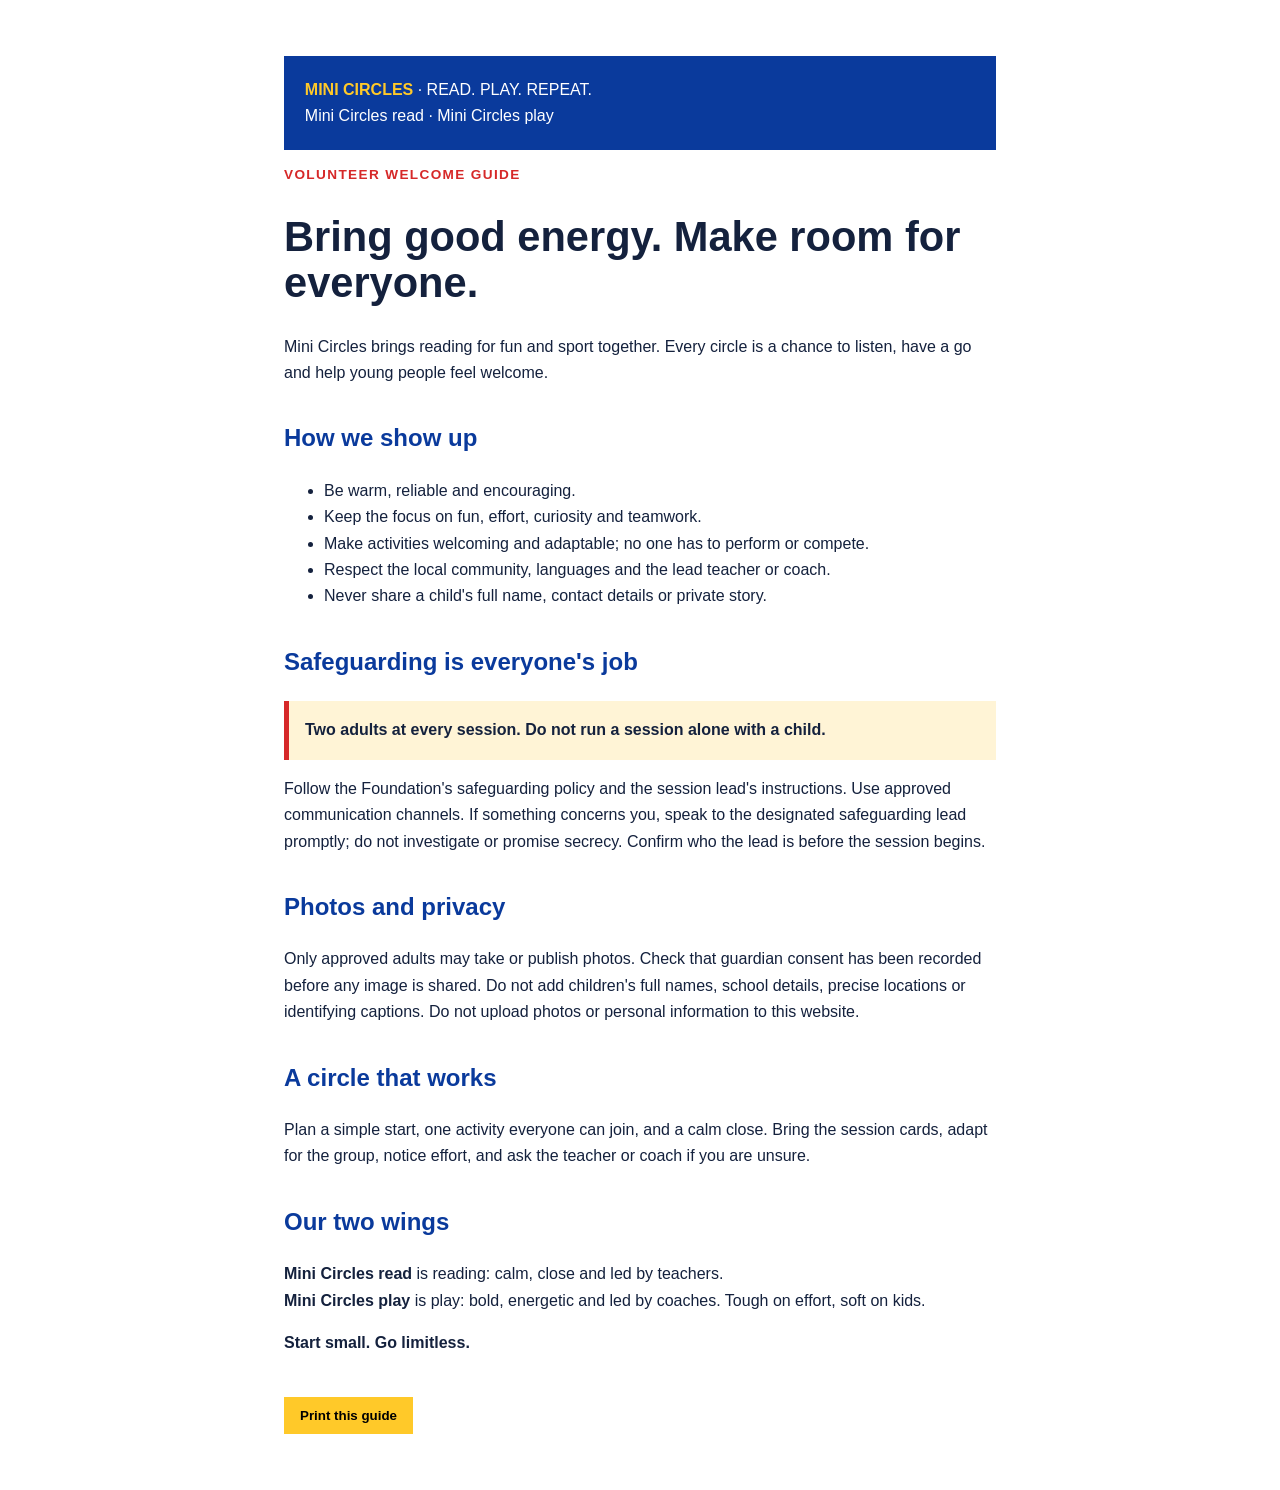
<file: resources/volunteer-welcome-guide/index.html>
<!doctype html>
<html lang="en">
<head>
  <meta charset="utf-8">
  <meta name="viewport" content="width=device-width, initial-scale=1">
  <title>Volunteer Welcome Guide — Mini Circles</title>
  <style>
    *{box-sizing:border-box}body{margin:0;color:#14213d;font:16px/1.65 Arial,sans-serif}.page{max-width:760px;margin:2rem auto;padding:1.5rem}.masthead{padding:1.3rem;background:#0a3a9c;color:white}.masthead b{color:#ffc929}.eyebrow{color:#d62828;font-size:.85rem;font-weight:bold;letter-spacing:.1em;text-transform:uppercase}h1{font-size:2.6rem;line-height:1.1}h2{margin-top:2rem;color:#0a3a9c}.promise{padding:1rem;border-left:5px solid #d62828;background:#fff4d6;font-weight:bold}.print{margin-top:1.5rem;padding:.7rem 1rem;background:#ffc929;border:0;font-weight:bold;cursor:pointer}@media print{.page{margin:0;padding:.5rem}.print{display:none}}
  </style>
</head>
<body>
  <main class="page">
    <header class="masthead"><b>MINI CIRCLES</b> · READ. PLAY. REPEAT.<br>Mini Circles read · Mini Circles play</header>
    <p class="eyebrow">Volunteer welcome guide</p>
    <h1>Bring good energy. Make room for everyone.</h1>
    <p>Mini Circles brings reading for fun and sport together. Every circle is a chance to listen, have a go and help young people feel welcome.</p>
    <h2>How we show up</h2>
    <ul><li>Be warm, reliable and encouraging.</li><li>Keep the focus on fun, effort, curiosity and teamwork.</li><li>Make activities welcoming and adaptable; no one has to perform or compete.</li><li>Respect the local community, languages and the lead teacher or coach.</li><li>Never share a child's full name, contact details or private story.</li></ul>
    <h2>Safeguarding is everyone's job</h2>
    <p class="promise">Two adults at every session. Do not run a session alone with a child.</p>
    <p>Follow the Foundation's safeguarding policy and the session lead's instructions. Use approved communication channels. If something concerns you, speak to the designated safeguarding lead promptly; do not investigate or promise secrecy. Confirm who the lead is before the session begins.</p>
    <h2>Photos and privacy</h2>
    <p>Only approved adults may take or publish photos. Check that guardian consent has been recorded before any image is shared. Do not add children's full names, school details, precise locations or identifying captions. Do not upload photos or personal information to this website.</p>
    <h2>A circle that works</h2>
    <p>Plan a simple start, one activity everyone can join, and a calm close. Bring the session cards, adapt for the group, notice effort, and ask the teacher or coach if you are unsure.</p>
    <h2>Our two wings</h2>
    <p><strong>Mini Circles read</strong> is reading: calm, close and led by teachers.<br><strong>Mini Circles play</strong> is play: bold, energetic and led by coaches. Tough on effort, soft on kids.</p>
    <p><strong>Start small. Go limitless.</strong></p>
    <button class="print" type="button" onclick="window.print()">Print this guide</button>
  </main>
</body>
</html>
</file>
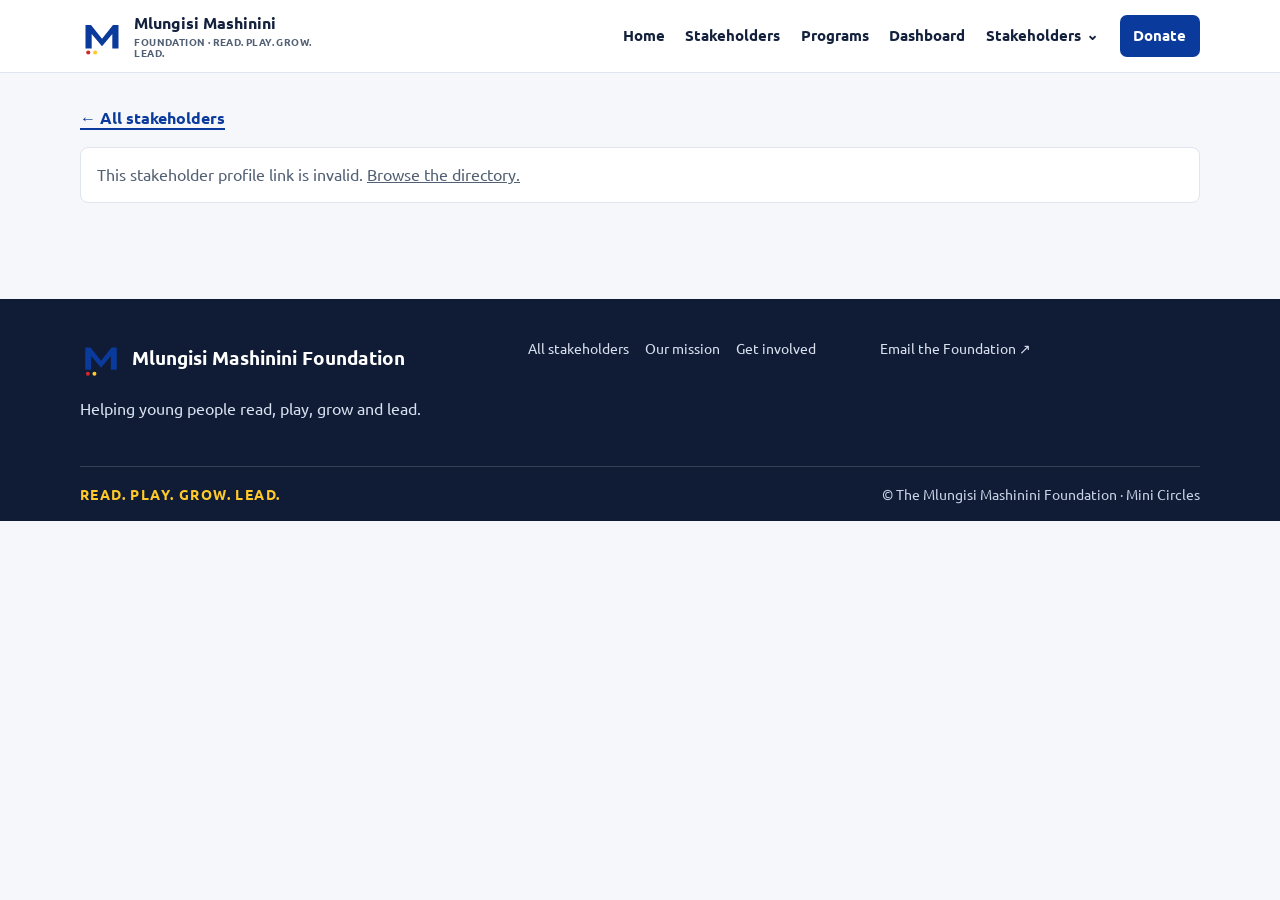
<file: stakeholders/profile.html>
<!doctype html>
<html lang="en">
<head>
  <meta charset="utf-8">
  <meta name="viewport" content="width=device-width, initial-scale=1, viewport-fit=cover">
  <meta name="theme-color" content="#0A3A9C">
  <meta name="description" content="A stakeholder profile in the Mlungisi Mashinini Foundation partner network.">
  <title>Stakeholder profile | Mlungisi Mashinini Foundation</title>
  <link rel="icon" href="/mini-circle-logo.svg" type="image/svg+xml">
  <link rel="preconnect" href="https://fonts.googleapis.com">
  <link rel="preconnect" href="https://fonts.gstatic.com" crossorigin>
  <link href="https://fonts.googleapis.com/css2?family=Ubuntu:wght@400;500;600;700;800&display=swap" rel="stylesheet">
  <link rel="stylesheet" href="/assets/site.css">
</head>
<body>
  <a class="skip-link" href="#main">Skip to content</a>
  <header class="site-header">
    <div class="wrap header-row">
      <a class="brand foundation-brand" href="/" aria-label="Mlungisi Mashinini Foundation home"><img src="/mini-circle-logo.svg" alt=""><span>Mlungisi Mashinini<small>FOUNDATION · READ. PLAY. GROW. LEAD.</small></span></a>
      <button class="menu-btn" type="button" aria-label="Open navigation" aria-expanded="false" aria-controls="site-nav"><svg viewBox="0 0 24 24" fill="none" stroke="currentColor" stroke-width="2" aria-hidden="true"><path d="M4 7h16M4 12h16M4 17h16"></path></svg></button>
      <nav class="nav" id="site-nav" aria-label="Main navigation"><a href="/">Home</a><a href="/stakeholders/">Stakeholders</a><a href="/#programmes">Programs</a><a href="/professionals/">Dashboard</a><a class="nav-cta" href="/#donate">Donate</a></nav>
    </div>
  </header>
  <main id="main">
    <div class="wrap stakeholder-profile-wrap">
      <p><a class="text-link" href="/stakeholders/">← All stakeholders</a></p>
      <div data-stakeholder-profile aria-live="polite"><p class="status-note">Loading stakeholder profile…</p></div>
    </div>
  </main>
  <footer class="site-footer foundation-footer"><div class="wrap footer-grid"><div><a class="footer-brand" href="/"><img src="/mini-circle-logo.svg" alt=""><span>Mlungisi Mashinini Foundation</span></a><p>Helping young people read, play, grow and lead.</p></div><nav class="footer-links" aria-label="Footer navigation"><a href="/stakeholders/">All stakeholders</a><a href="/#about">Our mission</a><a href="/#get-involved">Get involved</a></nav><div class="footer-social"><a href="mailto:contact@mlungisimashinin.org">Email the Foundation ↗</a></div></div><div class="wrap foundation-line"><span>Read. Play. Grow. Lead.</span><span>© The Mlungisi Mashinini Foundation · Mini Circles</span></div></footer>
  <script src="/assets/site.js" defer></script>
  <script src="/assets/stakeholders.js" defer></script>
</body>
</html>
</file>
<file: assets/site.css>
:root {
  color-scheme: light;
  --blue: #0A3A9C;
  --red: #D62828;
  --yellow: #FFC929;
  --ink: #14213D;
  --paper: #f5f7fb;
  --surface: #fff;
  --muted: #526074;
  --line: #dfe5ee;
  --green: #176c4b;
  --shadow: 0 14px 40px #14213d12;
  font-family: "Ubuntu", Arial, sans-serif;
  scroll-behavior: smooth;
  scroll-padding-top: 6rem;
}
*, *::before, *::after { box-sizing: border-box; }
body { margin: 0; background: var(--paper); color: var(--ink); font: 400 1rem/1.6 "Ubuntu", Arial, sans-serif; }
::selection { background: var(--yellow); color: var(--ink); }
a { color: inherit; }
button, input, select, textarea { font: inherit; }
img, svg { max-width: 100%; }
:focus-visible { outline: 3px solid var(--red); outline-offset: 3px; }
.skip-link { position: fixed; z-index: 50; top: .5rem; left: .5rem; padding: .7rem 1rem; transform: translateY(-150%); background: var(--yellow); color: var(--ink); font-weight: 700; }
.skip-link:focus { transform: none; }
.sr-only { position: absolute; width: 1px; height: 1px; padding: 0; margin: -1px; overflow: hidden; clip: rect(0,0,0,0); white-space: nowrap; border: 0; }
.wrap { width: min(1120px, calc(100% - 2.5rem)); margin-inline: auto; }
.site-header { position: sticky; z-index: 20; top: 0; border-bottom: 1px solid var(--line); background: #ffffffed; backdrop-filter: blur(12px); }
.header-row { position: relative; display: flex; min-height: 72px; align-items: center; justify-content: space-between; gap: 1.5rem; }
.brand, .footer-brand { display: inline-flex; align-items: center; gap: .65rem; color: var(--ink); font-size: 1.18rem; font-weight: 800; text-decoration: none; }
.brand img { width: 44px; height: 44px; }
.brand small { display: block; color: var(--muted); font-size: .69rem; font-weight: 600; letter-spacing: .04em; }
.nav { display: flex; flex-wrap: nowrap; align-items: center; gap: clamp(.65rem, 1.6vw, 1.35rem); white-space: nowrap; }
.nav a { color: var(--ink); font-size: .91rem; font-weight: 700; text-decoration: none; }
.nav a:hover, .footer-links a:hover, .footer-social a:hover { color: var(--blue); text-decoration: underline; text-underline-offset: 3px; }
.nav .nav-cta { padding: .58rem .85rem; border-radius: 7px; background: var(--blue); color: #fff; }
.nav .nav-cta:hover { background: #082f7f; }
.menu-btn { display: none; width: 44px; height: 44px; place-items: center; border: 1px solid var(--line); border-radius: 7px; background: var(--surface); cursor: pointer; }
.menu-btn svg { width: 21px; height: 21px; }
h1, h2, h3, p { margin-top: 0; }
h1, h2, h3 { line-height: 1.1; }
h1, h2 { letter-spacing: -.045em; }
h1 { margin-bottom: 1rem; font-size: clamp(2.9rem, 8vw, 6rem); }
h2 { margin-bottom: .75rem; font-size: clamp(2rem, 5vw, 3.6rem); }
h3 { margin-bottom: .6rem; font-size: clamp(1.25rem, 2.6vw, 1.65rem); }
.eyebrow, .tag, .preview-index { margin-bottom: .7rem; color: var(--blue); font-size: .82rem; font-weight: 800; letter-spacing: .04em; text-transform: uppercase; }
.section { padding-block: clamp(3.5rem, 7vw, 6rem); }
.section-compact { padding-block: 3rem; }
.section-heading { max-width: 710px; margin-bottom: 1.7rem; }
.section-heading > p:last-child { color: var(--muted); font-size: 1.05rem; }
.button { display: inline-flex; min-height: 48px; align-items: center; justify-content: center; gap: .55rem; padding: .68rem 1rem; border: 1px solid transparent; border-radius: 8px; font-weight: 800; text-align: center; text-decoration: none; transition: transform .16s ease, box-shadow .16s ease; }
.button:hover { transform: translateY(-2px); box-shadow: 0 8px 20px #14213d20; }
.button-yellow { background: var(--yellow); color: var(--ink); }
.button-blue { background: var(--blue); color: #fff; }
.button-outline-light { border-color: #ffffff8a; color: #fff; }
.button-outline { border-color: var(--line); background: var(--surface); color: var(--blue); }
.hero { overflow: hidden; background: var(--blue); color: #fff; }
.hero-home { position: relative; }
.hero-home::after { position: absolute; right: 0; bottom: 0; width: min(42%, 560px); height: 100%; background: radial-gradient(#ffffff18 1px,transparent 1px); background-size: 9px 9px; content: ""; opacity: .42; pointer-events: none; mask-image: linear-gradient(135deg,transparent 10%,#000 90%); }
.hero-grid { position: relative; z-index: 1; display: grid; grid-template-columns: 1.08fr .92fr; align-items: center; gap: 2rem; min-height: 490px; padding-block: 3rem; }
.hero-copy { max-width: 650px; }
.hero-copy .eyebrow { color: var(--yellow); }
.hero-copy > p:not(.eyebrow) { max-width: 550px; color: #e7edfa; font-size: clamp(1.1rem, 2.4vw, 1.3rem); }
.hero-copy h1 span { color: var(--yellow); }
.actions { display: flex; flex-wrap: wrap; gap: .7rem; margin-top: 1.5rem; }
.hero-art { position: relative; display: grid; min-height: 330px; place-items: center; }
.hero-art svg { width: min(100%, 410px); }
.art-caption { position: absolute; right: 4%; bottom: 2%; padding: .4rem .65rem; transform: rotate(-2deg); background: var(--yellow); color: var(--ink); font-size: .8rem; font-weight: 800; }
.stats-strip { border-bottom: 1px solid var(--line); background: var(--surface); }
.stats { display: grid; grid-template-columns: auto auto auto 1fr; align-items: center; gap: clamp(1rem, 4vw, 3.5rem); min-height: 96px; }
.stats div { display: flex; align-items: baseline; gap: .45rem; }
.stats strong { color: var(--blue); font-size: 1.8rem; font-weight: 800; }
.stats span { font-size: .95rem; font-weight: 700; }
.stats > p { justify-self: end; margin: 0; color: var(--muted); font-size: .92rem; }
.section-tint { background: #edf2f9; }
.story-layout { display: grid; grid-template-columns: 1.1fr .9fr; align-items: center; gap: clamp(2rem, 7vw, 6rem); }
.story-copy { max-width: 650px; }
.story-copy > p:not(.eyebrow) { color: var(--muted); }
.values-stack { display: grid; gap: .7rem; }
.values-stack article { display: flex; align-items: flex-start; gap: 1rem; padding: 1rem; border: 1px solid var(--line); border-radius: 10px; background: var(--surface); }
.values-stack article > span { color: var(--blue); font-size: .82rem; font-weight: 800; }
.values-stack h3 { margin: 0 0 .25rem; font-size: 1.08rem; }
.values-stack p { margin: 0; color: var(--muted); font-size: .93rem; }
.league-section { background: #101c35; color: #fff; }
.league-heading { max-width: 730px; }
.league-heading .eyebrow { color: var(--yellow); }
.league-heading > p:last-child { color: #d9e1f0; }
.league-layout { display: grid; grid-template-columns: 1.05fr .95fr; gap: 1rem; margin-bottom: 1.3rem; }
.league-main, .league-table-card { min-width: 0; padding: 1.15rem; border: 1px solid #ffffff30; border-radius: 12px; background: #ffffff0a; }
.league-block-heading { display: flex; align-items: baseline; justify-content: space-between; gap: .7rem; margin-bottom: .75rem; }
.league-block-heading h3 { margin: 0; font-size: 1.15rem; }
.league-block-heading > span { color: #c8d3e6; font-size: .8rem; }
.league-main .match-row { grid-template-columns: minmax(95px,.7fr) 1fr auto; border-color: #ffffff25; background: #ffffff0c; }
.league-main .match-row time, .league-main .match-row > span { color: #d8e0ee; font-size: .85rem; }
.league-main .status-note { border-color: #ffffff2b; background: #ffffff0b; color: #d8e0ee; }
.league-scoring { margin: 1rem 0 0; color: #d8e0ee; font-size: .9rem; }
.league-scoring strong { color: var(--yellow); }
.league-table-card .table-scroll { border-color: #ffffff2b; background: #ffffff09; }
.league-table-card th, .league-table-card td { padding: .62rem .55rem; border-color: #ffffff20; font-size: .86rem; }
.league-table-card th { background: #ffffff12; color: var(--yellow); }
.league-table-card .status-note { color: #d8e0ee; }
.league-footnote { margin: .8rem 0 0; color: #d8e0ee; font-size: .82rem; }
.league-section > .wrap > .text-link { color: var(--yellow); }
.events-section { background: #fff; }
.section-heading-row { display: flex; align-items: end; justify-content: space-between; gap: 1.5rem; max-width: none; }
.section-heading-row > div { max-width: 720px; }
.home-event-grid { grid-template-columns: repeat(4,minmax(0,1fr)); }
.home-event-grid .event-card { padding: 1rem; }
.home-event-grid .event-card .tag { margin-bottom: .55rem; }
.home-event-grid .event-card h3 { font-size: 1.08rem; }
.home-event-grid .event-card p { font-size: .89rem; }
.home-event-grid .event-date { color: var(--blue); }
.home-event-grid .event-actions { gap: .4rem; }
.home-event-grid .event-actions .button { width: 100%; min-height: 40px; padding: .5rem; font-size: .8rem; }
.home-event-grid .event-actions .button-outline { background: transparent; }
.home-event-grid .status-note { grid-column: 1/-1; }
.story-section { background: var(--paper); }
.home-story-grid { display: grid; grid-template-columns: repeat(3,minmax(0,1fr)); gap: 1rem; }
.home-story { position: relative; display: flex; min-height: 290px; flex-direction: column; align-items: flex-start; overflow: hidden; padding: 1.3rem; border: 1px solid var(--line); border-radius: 12px; background: var(--surface); }
.home-story::after { position: absolute; top: 0; right: 0; width: 34%; height: 5px; background: var(--blue); content: ""; }
.home-story-play::after { background: var(--red); }
.home-story-youtube::after { background: var(--yellow); }
.story-number { color: var(--muted); font-size: .76rem; font-weight: 800; letter-spacing: .05em; }
.story-symbol { display: grid; width: 70px; height: 70px; place-items: center; margin-block: 1.2rem; border-radius: 16px; background: #eaf1fb; color: var(--blue); font-size: 1.5rem; font-weight: 800; }
.home-story-play .story-symbol { transform: rotate(-4deg); background: #fbe9e8; color: var(--red); }
.home-story-youtube .story-symbol { background: #fff6da; color: var(--ink); }
.home-story h3 { font-size: 1.35rem; }
.home-story p { flex: 1; color: var(--muted); }
.home-story > a { color: var(--blue); font-weight: 800; text-decoration: none; }
.home-story > a:hover { text-decoration: underline; }
.consent-note { margin: 1rem 0 0; color: var(--muted); font-size: .85rem; }
.involvement-section { background: #edf2f9; }
.involve-grid { display: grid; grid-template-columns: repeat(4,minmax(0,1fr)); gap: 1rem; }
.involve-card { display: flex; min-height: 220px; flex-direction: column; align-items: flex-start; padding: 1.25rem; border: 1px solid var(--line); border-radius: 11px; background: var(--surface); text-decoration: none; transition: transform .16s ease, box-shadow .16s ease; }
.involve-card:hover { transform: translateY(-3px); box-shadow: var(--shadow); }
.involve-card > span { color: var(--muted); font-size: .75rem; font-weight: 800; }
.involve-card h3 { margin-top: .75rem; }
.involve-card p { flex: 1; color: var(--muted); }
.involve-card b { color: var(--blue); font-size: .9rem; }
.trust-band { padding-block: 2.5rem; background: #eaf1fb; }
.trust-content { display: flex; align-items: center; justify-content: space-between; gap: 2rem; }
.trust-content > div { max-width: 700px; }
.trust-content h2 { font-size: clamp(1.8rem, 4vw, 2.7rem); }
.trust-content p:last-child { margin-bottom: 0; color: var(--muted); }
.trust-content .button-outline { flex: 0 0 auto; }
.preview-grid { display: grid; grid-template-columns: repeat(3,minmax(0,1fr)); gap: 1rem; }
.preview-card { position: relative; display: flex; min-height: 245px; flex-direction: column; align-items: flex-start; overflow: hidden; padding: 1.4rem; border: 1px solid var(--line); border-radius: 12px; background: var(--surface); box-shadow: var(--shadow); text-decoration: none; transition: transform .17s ease, border-color .17s ease; }
.preview-card::before { position: absolute; top: 0; left: 0; width: 5px; height: 100%; background: var(--blue); content: ""; }
.preview-play::before { background: var(--red); }
.preview-team::before { background: var(--yellow); }
.preview-card:hover { transform: translateY(-4px); border-color: #aebed9; }
.preview-index { color: var(--muted); }
.preview-card h3 { font-size: 1.5rem; }
.preview-card p { flex: 1; color: var(--muted); }
.card-link { color: var(--blue); font-size: .92rem; font-weight: 800; }
.partner-strip { border-block: 1px solid var(--line); background: var(--surface); }
.partner-row { display: flex; min-height: 82px; flex-wrap: wrap; align-items: center; justify-content: space-between; gap: .8rem 1.5rem; }
.partner-row > span { color: var(--muted); font-size: .9rem; }
.partner-row > strong { font-size: 1.08rem; }
.partner-row > a { color: var(--blue); font-size: .9rem; font-weight: 700; text-decoration: none; }
.closing-panel { display: flex; align-items: center; justify-content: space-between; gap: 2rem; padding: clamp(1.5rem, 4vw, 2.4rem); border-radius: 14px; background: #eaf1fb; }
.closing-panel h2 { font-size: clamp(1.9rem, 4vw, 3rem); }
.closing-panel p:last-child { max-width: 570px; margin-bottom: 0; color: var(--muted); }
.page-hero { padding-block: clamp(3.5rem, 7vw, 5.5rem); background: var(--blue); color: #fff; }
.page-hero-inner { max-width: 850px; }
.page-hero .eyebrow { color: var(--yellow); }
.page-hero p:last-child { max-width: 700px; margin-bottom: 0; color: #e7edfa; font-size: 1.1rem; }
.content { padding-block: 3rem 5rem; }
.content-section { margin-bottom: 3.2rem; scroll-margin-top: 6rem; }
.content-section:last-child { margin-bottom: 0; }
.content-section > p { max-width: 780px; color: var(--muted); }
.two-col, .three-col, .four-col { display: grid; gap: 1rem; }
.two-col { grid-template-columns: repeat(2,minmax(0,1fr)); }
.three-col { grid-template-columns: repeat(3,minmax(0,1fr)); }
.four-col { grid-template-columns: repeat(4,minmax(0,1fr)); }
.card { min-width: 0; padding: 1.25rem; border: 1px solid var(--line); border-radius: 11px; background: var(--surface); }
.card p:last-child { margin-bottom: 0; }
.card p { color: var(--muted); }
.card h3 { margin-top: .3rem; }
.panel { padding: 1.2rem; border-left: 3px solid var(--blue); border-radius: 0 9px 9px 0; background: var(--surface); }
.panel p:last-child { margin-bottom: 0; }
.check-list { display: grid; gap: .7rem; padding: 0; list-style: none; }
.check-list li { display: flex; gap: .65rem; align-items: flex-start; }
.check-list li::before { flex: 0 0 auto; color: var(--blue); content: "✓"; font-weight: 800; }
.tag { display: inline-block; margin-bottom: .5rem; }
.tag.red { color: var(--red); }
.table-scroll { overflow-x: auto; border: 1px solid var(--line); border-radius: 10px; background: var(--surface); }
table { width: 100%; border-collapse: collapse; text-align: left; }
th, td { padding: .8rem 1rem; border-bottom: 1px solid var(--line); white-space: nowrap; }
th { background: #eef2f8; color: var(--ink); font-size: .87rem; }
tr:last-child td { border-bottom: 0; }
.match-list { display: grid; gap: .65rem; }
.match-row { display: grid; grid-template-columns: minmax(120px,.7fr) 1fr minmax(130px,.8fr); align-items: center; gap: 1rem; padding: .9rem 1rem; border: 1px solid var(--line); border-radius: 9px; background: var(--surface); }
.muted, .status-note { color: var(--muted); }
.status-note { padding: .9rem 1rem; border: 1px solid var(--line); border-radius: 8px; background: var(--surface); }
.event-grid { display: grid; grid-template-columns: repeat(2,minmax(0,1fr)); gap: 1rem; }
.event-card { padding: 1.2rem; border: 1px solid var(--line); border-radius: 11px; background: var(--surface); }
.event-card h3 { margin-block: .35rem; }
.event-date { font-weight: 700; }
.event-actions { display: flex; flex-wrap: wrap; gap: .55rem; margin-top: 1rem; }
.event-actions .button { min-height: 42px; font-size: .9rem; }
.button:disabled { cursor: not-allowed; opacity: .55; }
.story-grid { display: grid; grid-template-columns: repeat(3,minmax(0,1fr)); gap: 1rem; }
.story-card { overflow: hidden; border: 1px solid var(--line); border-radius: 11px; background: var(--surface); }
.story-art { display: grid; min-height: 145px; place-items: center; background: #eaf1fb; }
.story-art svg { width: 105px; height: 100px; }
.story-copy { padding: 1.1rem; }
.resource-grid { display: grid; grid-template-columns: repeat(3,minmax(0,1fr)); gap: 1rem; }
.resource-card { display: flex; min-height: 205px; flex-direction: column; align-items: flex-start; padding: 1.2rem; border: 1px solid var(--line); border-radius: 11px; background: var(--surface); }
.resource-card p { flex: 1; color: var(--muted); }
.gallery-grid { display: grid; grid-template-columns: repeat(3,minmax(0,1fr)); gap: .8rem; }
.gallery-tile { display: grid; min-height: 155px; align-content: center; justify-items: center; padding: 1rem; border: 1px solid var(--line); border-radius: 10px; background: var(--surface); text-align: center; }
.gallery-tile svg { width: 42px; height: 42px; margin-bottom: .5rem; }
.gallery-tile span { font-size: .92rem; font-weight: 700; }
.form-grid { display: grid; grid-template-columns: repeat(2,minmax(0,1fr)); gap: .85rem; }
.form-grid label { display: grid; gap: .35rem; font-weight: 700; }
.form-grid .wide { grid-column: 1/-1; }
input, select, textarea { width: 100%; min-height: 46px; padding: .65rem .75rem; border: 1px solid #aeb8c8; border-radius: 6px; background: var(--surface); color: var(--ink); }
textarea { min-height: 105px; resize: vertical; }
.form-note { color: var(--muted); font-size: .9rem; }
.form-status { min-height: 1.5em; margin-top: .65rem; font-weight: 700; }
.form-status.error { color: #a71919; }
.form-status.success { color: var(--green); }
.honeypot { position: absolute !important; width: 1px !important; height: 1px !important; overflow: hidden !important; clip: rect(0,0,0,0) !important; white-space: nowrap !important; }
.faq { border-top: 1px solid var(--line); }
.faq details { border-bottom: 1px solid var(--line); }
.faq summary { padding: 1rem 0; cursor: pointer; font-weight: 700; }
.faq details p { max-width: 770px; color: var(--muted); }
.site-footer { padding-top: 2.4rem; background: #eef2f8; }
.footer-grid { display: grid; grid-template-columns: 1.3fr 1fr 1fr; gap: 2rem; padding-bottom: 1.8rem; }
.footer-brand img { width: 42px; }
.footer-grid p { margin-top: .6rem; color: var(--muted); }
.footer-lockups, .footer-social, .footer-links { display: flex; flex-wrap: wrap; gap: .55rem 1rem; align-content: start; }
.footer-lockups span, .footer-social a, .footer-links a { color: var(--ink); font-size: .9rem; text-decoration: none; }
.foundation-line { padding-block: 1rem; border-top: 1px solid var(--line); color: var(--muted); font-size: .88rem; }
.dashboard-status { color: var(--muted); font-size: .77rem; font-weight: 800; text-transform: uppercase; letter-spacing: .04em; }
.stats-grid { display: grid; grid-template-columns: repeat(3,1fr); gap: .8rem; margin-block: 1.8rem 3rem; }
.stat-card { padding: 1rem; border: 1px solid var(--line); border-radius: 10px; background: var(--surface); }
.stat-card strong { display: block; color: var(--blue); font-size: 2rem; }
.stat-card span { color: var(--muted); font-size: .9rem; }
@media (max-width: 900px) {
  .menu-btn { display: grid; }
  .nav { position: absolute; top: calc(100% + 1px); right: -.75rem; left: -.75rem; display: none; grid-template-columns: repeat(2,minmax(0,1fr)); gap: 0; padding: .55rem .75rem 1rem; border-bottom: 1px solid var(--line); background: var(--surface); box-shadow: var(--shadow); white-space: normal; }
  .nav.open { display: grid; }
  .nav a { display: flex; min-height: 46px; align-items: center; padding: .6rem .7rem; font-size: .94rem; }
  .nav .nav-cta { display: flex; grid-column: 1/-1; justify-content: center; margin-top: .35rem; }
  .hero-grid { min-height: 420px; }
  .four-col { grid-template-columns: repeat(2,minmax(0,1fr)); }
  .home-event-grid { grid-template-columns: repeat(2,minmax(0,1fr)); }
}
@media (max-width: 720px) {
  :root { scroll-padding-top: 5rem; }
  .wrap { width: min(100% - 1.5rem, 620px); }
  .header-row { min-height: 64px; }
  .hero-grid { grid-template-columns: 1fr; gap: 0; padding-block: 3rem 2rem; }
  .hero-art { min-height: 230px; }
  .hero-art svg { width: min(78%,310px); }
  .art-caption { right: 8%; bottom: 0; }
  .stats { grid-template-columns: repeat(3,1fr); gap: .5rem; padding-block: .9rem; }
  .stats div { display: block; }
  .stats strong { display: block; font-size: 1.5rem; }
  .stats span { font-size: .82rem; }
  .stats > p { display: none; }
  .preview-grid, .three-col, .story-grid, .resource-grid, .home-story-grid { grid-template-columns: 1fr; }
  .involve-grid { grid-template-columns: repeat(2,minmax(0,1fr)); }
  .preview-card { min-height: 205px; }
  .story-layout, .league-layout { grid-template-columns: 1fr; }
  .section-heading-row, .trust-content { align-items: flex-start; flex-direction: column; }
  .home-event-grid { grid-template-columns: 1fr 1fr; }
  .league-main .match-row { grid-template-columns: 1fr auto; gap: .35rem .8rem; }
  .league-main .match-row time { grid-column: 1/-1; }
  .two-col, .event-grid { grid-template-columns: 1fr; }
  .match-row { grid-template-columns: 1fr auto; gap: .35rem .8rem; }
  .match-row time { grid-column: 1/-1; }
  .closing-panel { align-items: flex-start; flex-direction: column; gap: 1.2rem; }
  .footer-grid { grid-template-columns: 1fr 1fr; gap: 1.5rem; }
  .footer-grid > :first-child { grid-column: 1/-1; }
}
@media (max-width: 440px) {
  .four-col, .form-grid, .involve-grid { grid-template-columns: 1fr; }
  .form-grid .wide { grid-column: auto; }
  .stats-grid { gap: .4rem; }
  .home-event-grid { grid-template-columns: 1fr; }
  .stat-card { padding: .7rem; }
  .stat-card strong { font-size: 1.6rem; }
  .stat-card span { font-size: .8rem; }
  .footer-grid { grid-template-columns: 1fr; }
  .footer-grid > :first-child { grid-column: auto; }
}
@media (prefers-reduced-motion: reduce) {
  *, *::before, *::after { scroll-behavior: auto !important; transition-duration: .01ms !important; }
}
.foundation-brand { max-width: 260px; line-height: 1.15; }
.foundation-brand small { margin-top: .25rem; }
.foundation-hero .hero-grid { min-height: 520px; }
.foundation-hero .hero-copy h1 { max-width: 670px; font-size: clamp(2.8rem, 6.5vw, 5.2rem); }
.foundation-hero .hero-copy > p:not(.eyebrow) { max-width: 580px; }
.foundation-art { position: relative; display: grid; min-height: 330px; place-items: center; }
.foundation-art svg { width: min(100%, 430px); filter: drop-shadow(0 18px 28px #001f5f40); }
.foundation-art-caption { position: absolute; right: 0; bottom: 4%; padding: .45rem .75rem; transform: rotate(-3deg); background: var(--yellow); color: var(--ink); font-size: .85rem; font-weight: 800; }
.foundation-topics { border-bottom: 1px solid var(--line); background: var(--surface); }
.foundation-topics .wrap { display: flex; min-height: 78px; flex-wrap: wrap; align-items: center; justify-content: space-between; gap: .75rem 1.5rem; }
.foundation-topics span { color: var(--muted); font-size: .88rem; font-weight: 800; text-transform: uppercase; letter-spacing: .04em; }
.foundation-topics strong { font-size: .95rem; }
.programme-card { min-height: 320px; }
.programme-art { display: grid; width: 100%; min-height: 110px; place-items: center; margin: -.2rem 0 1rem; border-radius: 9px; background: #edf2f9; }
.programme-art svg { width: 74px; height: 74px; }
.programme-card .card-link { margin-top: auto; }
.stakeholder-card { display: flex; min-height: 245px; flex-direction: column; align-items: flex-start; }
.stakeholder-card .tag { margin-top: .2rem; }
.stakeholder-card p { flex: 1; }
.stakeholder-card .card-link { margin-top: .8rem; }
.services-band { padding-block: 2.5rem; background: #101c35; color: #fff; }
.services-layout { display: grid; grid-template-columns: 1fr auto; align-items: center; gap: 2rem; }
.services-layout > div { max-width: 710px; }
.services-layout .eyebrow { color: var(--yellow); }
.services-layout p:last-child { margin-bottom: 0; color: #d9e1f0; }
.services-layout .button { white-space: nowrap; }
.foundation-bottom { display: grid; grid-template-columns: 1fr 1fr; gap: 1rem; }
.foundation-panel { padding: clamp(1.2rem, 3vw, 2rem); border: 1px solid var(--line); border-radius: 12px; background: var(--surface); }
.foundation-panel h2 { font-size: clamp(1.8rem, 4vw, 2.5rem); }
.foundation-panel > p { color: var(--muted); }
.foundation-contact { display: grid; gap: .9rem; margin-top: 1.4rem; }
.foundation-contact p { margin: 0; }
.foundation-contact strong { display: block; }
.donation-options { display: grid; grid-template-columns: repeat(3, minmax(0, 1fr)); gap: .5rem; margin: 1rem 0; }
.donation-option { display: grid; gap: .1rem; padding: .8rem .55rem; border: 1px solid var(--line); border-radius: 8px; background: var(--paper); text-align: center; }
.donation-option strong { color: var(--blue); }
.donation-option span { color: var(--muted); font-size: .8rem; }
@media (max-width: 720px) {
  .foundation-hero .hero-grid { min-height: 0; }
  .foundation-art { min-height: 240px; }
  .foundation-art svg { width: min(82%, 310px); }
  .foundation-art-caption { right: 4%; bottom: 0; }
  .foundation-topics .wrap { justify-content: flex-start; padding-block: 1rem; }
  .services-layout, .foundation-bottom { grid-template-columns: 1fr; }
  .services-layout .button { justify-self: start; }
}
@media (max-width: 440px) {
  .foundation-brand { max-width: 185px; font-size: 1rem; }
  .foundation-brand small { font-size: .62rem; }
  .donation-options { grid-template-columns: 1fr; }
}
.foundation-brand { max-width: 255px; flex: 0 1 255px; font-size: 1rem; }
.foundation-brand small { margin-top: .22rem; font-size: .62rem; }
.foundation-hero { background: #101c35; background-image: linear-gradient(115deg,#101c35 0%,#0a3a9c 100%); }
.foundation-hero::after { width: 70%; background-image: radial-gradient(#ffffff1a 1px,transparent 1px); opacity: .45; }
.foundation-hero .hero-grid { min-height: 620px; grid-template-columns: 1.12fr .88fr; }
.foundation-hero .hero-copy { max-width: 720px; }
.foundation-hero .hero-copy h1 { max-width: 730px; margin-bottom: 1.3rem; font-size: clamp(3rem, 6.5vw, 5.9rem); line-height: .99; letter-spacing: -.065em; }
.foundation-hero .hero-copy h1 span { color: var(--yellow); }
.foundation-hero .hero-copy > p:not(.eyebrow) { max-width: 610px; font-size: clamp(1.08rem, 2vw, 1.28rem); }
.foundation-hero .hero-copy .eyebrow { letter-spacing: .12em; }
.hero-slogan { margin: 1.35rem 0 0; color: var(--yellow); font-size: 1.08rem; font-weight: 800; letter-spacing: .13em; text-transform: uppercase; }
.hero-actions { align-items: center; margin-top: 1.15rem; }
.hero-actions .button { min-height: 50px; }
.hero-partner-link { padding: .65rem .3rem; color: #fff; font-weight: 700; text-underline-offset: 4px; }
.foundation-art { min-height: 405px; }
.foundation-art svg { width: min(112%, 510px); animation: foundation-float 5s ease-in-out infinite; }
.foundation-art-caption { right: 2%; bottom: 3%; padding: .6rem .85rem; transform: rotate(-3deg); }
.foundation-art-sticker { position: absolute; top: 11%; right: 2%; display: grid; width: 76px; height: 76px; place-content: center; transform: rotate(9deg); border: 2px solid var(--ink); border-radius: 50%; background: var(--red); color: #fff; font-size: .86rem; font-weight: 800; line-height: 1.05; text-align: center; }
.hero-bottom-bar { position: relative; z-index: 1; display: flex; min-height: 52px; align-items: center; justify-content: space-around; gap: 1rem; padding: .6rem max(1rem, calc((100% - 1120px) / 2)); background: var(--yellow); color: var(--ink); font-size: .85rem; font-weight: 800; text-align: center; text-transform: uppercase; letter-spacing: .06em; }
.foundation-topics { border: 0; background: var(--paper); }
.foundation-topics .wrap { min-height: 78px; justify-content: center; gap: .7rem clamp(.8rem, 2.3vw, 2rem); }
.foundation-topics span { color: var(--muted); }
.foundation-topics strong { color: var(--blue); font-size: .88rem; letter-spacing: .12em; }
.foundation-topics b { color: var(--red); }
.foundation-about { overflow: hidden; }
.foundation-about-grid { display: grid; grid-template-columns: .85fr 1.15fr; align-items: center; gap: clamp(2.5rem, 7vw, 6rem); }
.foundation-about-intro { max-width: 520px; }
.foundation-about-intro h2 { font-size: clamp(2.4rem, 5vw, 4.3rem); }
.foundation-about-intro h2 span { color: var(--blue); }
.foundation-about-intro > p:not(.eyebrow) { max-width: 450px; color: var(--muted); font-size: 1.1rem; }
.text-link { display: inline-flex; align-items: center; gap: .35rem; color: var(--blue); font-weight: 800; text-decoration-thickness: 2px; text-underline-offset: 4px; }
.mission-grid { display: grid; grid-template-columns: repeat(2,minmax(0,1fr)); gap: .9rem; }
.mission-card { position: relative; min-height: 210px; overflow: hidden; padding: 1.25rem; border: 1px solid var(--line); border-radius: 12px; background: var(--surface); box-shadow: var(--shadow); }
.mission-card-main { grid-row: span 2; display: flex; min-height: 435px; flex-direction: column; justify-content: flex-end; background: var(--blue); color: #fff; }
.mission-card-main::before { position: absolute; top: -54px; right: -58px; width: 210px; height: 210px; border: 25px solid #ffffff1c; border-radius: 50%; content: ""; }
.mission-card-main .eyebrow { color: var(--yellow); }
.mission-card-main h3 { max-width: 300px; font-size: clamp(1.8rem, 3vw, 2.5rem); }
.mission-card-main > p:last-child { color: #e7edfa; }
.mission-icon { position: absolute; top: 1rem; right: 1rem; color: var(--blue); font-size: .75rem; font-weight: 800; }
.mission-card-main .mission-icon { color: var(--yellow); }
.mission-card .eyebrow { margin-bottom: .5rem; font-size: .72rem; }
.mission-card h3 { font-size: 1.17rem; }
.mission-card > p:last-child { margin-bottom: 0; color: var(--muted); font-size: .91rem; }
.mission-values { background: #fff1bf; }
.mission-values .eyebrow, .mission-values .mission-icon { color: #8a4c00; }
.foundation-programmes { overflow: hidden; background: #101c35; color: #fff; }
.foundation-heading { margin-bottom: 2rem; }
.foundation-heading .eyebrow { color: var(--yellow); }
.foundation-heading > div > p:last-child { color: #d9e1f0; }
.section-slogan { flex: 0 0 auto; padding: .8rem 1rem; transform: rotate(-3deg); background: var(--yellow); color: var(--ink); font-size: .8rem; font-weight: 800; letter-spacing: .09em; }
.foundation-program-grid { display: grid; grid-template-columns: repeat(2,minmax(0,1fr)); gap: 1.1rem; }
.foundation-program-card { position: relative; display: flex; min-width: 0; flex-direction: column; overflow: hidden; padding: clamp(1.25rem, 3vw, 2rem); border: 1px solid #ffffff24; border-radius: 15px; background: #18253b; }
.program-reading { border-top: 5px solid #ffc929; }
.program-sport { border-top: 5px solid #ed554f; }
.program-topline { display: flex; align-items: center; justify-content: space-between; gap: 1rem; color: #d9e1f0; font-size: .75rem; font-weight: 800; letter-spacing: .1em; }
.program-glyph { color: var(--yellow); font-size: 1.25rem; font-weight: 800; }
.program-sport .program-glyph { color: #ff817b; }
.program-art { position: relative; display: grid; min-height: 180px; place-items: center; margin: 1rem 0 1.25rem; overflow: hidden; border-radius: 10px; }
.program-art svg { position: relative; z-index: 1; width: min(82%, 310px); }
.program-book-art { background: #f8dc7e; }
.program-book-art::before, .program-sport-art::before { position: absolute; top: -55%; right: -15%; width: 60%; height: 180%; transform: rotate(22deg); background: #ffffff52; content: ""; }
.program-sport-art { background: #d62828; }
.program-sport-art svg { width: min(60%, 190px); }
.art-word { position: absolute; z-index: 2; color: var(--ink); font-size: clamp(1.4rem, 4vw, 2.5rem); font-weight: 800; line-height: .9; }
.art-word-read { right: 8%; bottom: 12%; transform: rotate(-8deg); }
.sport-speedline { position: absolute; right: 5%; width: 24%; height: 5px; border-radius: 3px; background: #ffffffa3; }
.speedline-one { top: 29%; }
.speedline-two { top: 36%; right: 2%; width: 18%; }
.foundation-program-card h3 { font-size: clamp(1.5rem, 3vw, 2rem); }
.foundation-program-card > p { color: #d9e1f0; }
.foundation-program-card ul { display: grid; gap: .45rem; margin: 0 0 1.4rem; padding: 0; color: #fff; list-style: none; }
.foundation-program-card li::before { margin-right: .55rem; color: var(--yellow); content: "✳"; }
.foundation-program-card .button { align-self: flex-start; margin-top: auto; }
.program-sport li::before { color: #ff817b; }
.programs-footnote { display: flex; align-items: center; gap: .85rem; margin-top: 1.5rem; color: #d9e1f0; }
.programs-footnote span { color: var(--yellow); font-size: 1.6rem; }
.programs-footnote p { margin: 0; }
.founder-section { overflow: hidden; background: #f1f4fb; }
.founder-layout { display: grid; grid-template-columns: .9fr 1.1fr; align-items: center; gap: clamp(2rem, 8vw, 7rem); }
.founder-art { position: relative; display: grid; min-height: 390px; place-items: center; overflow: hidden; border-radius: 16px; background: #0a3a9c; }
.founder-art::before { position: absolute; inset: 0; background: repeating-linear-gradient(135deg,transparent 0 24px,#ffffff0d 25px 27px); content: ""; }
.founder-sun { position: absolute; top: 12%; right: 13%; width: 110px; height: 110px; border-radius: 50%; background: var(--yellow); }
.founder-letter { position: relative; z-index: 1; color: #fff; font-size: clamp(12rem, 25vw, 19rem); font-weight: 800; line-height: .8; letter-spacing: -.1em; text-shadow: 12px 12px 0 #14213d55; }
.founder-orbit { position: absolute; z-index: 2; width: 78%; height: 28%; border: 3px solid #ffffffa0; border-radius: 50%; }
.orbit-one { transform: rotate(-28deg); }
.orbit-two { transform: rotate(28deg); border-color: #ffc929a6; }
.founder-tag { position: absolute; right: 5%; bottom: 7%; z-index: 3; padding: .65rem .9rem; transform: rotate(-5deg); background: var(--yellow); color: var(--ink); font-size: .75rem; font-weight: 800; line-height: 1.1; }
.founder-copy h2 { max-width: 620px; }
.founder-copy > p:not(.eyebrow) { color: var(--muted); }
.impact-section { background: var(--paper); }
.impact-story-grid { display: grid; grid-template-columns: repeat(3,minmax(0,1fr)); gap: .9rem; }
.impact-story { position: relative; display: flex; min-height: 300px; flex-direction: column; align-items: flex-start; overflow: hidden; padding: 1.35rem; border: 1px solid var(--line); border-radius: 12px; background: var(--surface); }
.impact-story::after { position: absolute; right: -35px; bottom: -65px; width: 140px; height: 140px; border: 20px solid #0a3a9c13; border-radius: 50%; content: ""; }
.impact-story-read { border-top: 5px solid var(--blue); }
.impact-story-play { border-top: 5px solid var(--red); }
.impact-story-lead { border-top: 5px solid var(--yellow); }
.impact-label { color: var(--muted); font-size: .72rem; font-weight: 800; letter-spacing: .1em; }
.impact-mark { display: grid; width: 62px; height: 62px; place-items: center; margin: 1rem 0; border-radius: 16px; background: #eaf1fb; color: var(--blue); font-size: 1.45rem; font-weight: 800; }
.impact-story-play .impact-mark { transform: rotate(-5deg); background: #fbe9e8; color: var(--red); }
.impact-story-lead .impact-mark { transform: rotate(5deg); background: #fff1bf; color: #8a4c00; }
.impact-story h3 { max-width: 280px; font-size: 1.35rem; }
.impact-story p { flex: 1; color: var(--muted); }
.impact-note { color: var(--blue); font-size: .78rem; font-weight: 800; text-transform: uppercase; letter-spacing: .05em; }
.foundation-events { background: var(--surface); }
.event-preview-grid { display: grid; grid-template-columns: repeat(3,minmax(0,1fr)); gap: .9rem; }
.event-preview { position: relative; min-height: 235px; overflow: hidden; padding: 1.3rem; border-radius: 12px; background: #edf2f9; }
.event-preview::after { position: absolute; right: -28px; bottom: -65px; width: 180px; height: 180px; border: 25px solid #ffffff61; border-radius: 50%; content: ""; }
.event-preview-book { background: #f8dc7e; }
.event-preview-sport { background: #e34a42; color: #fff; }
.event-preview-community { background: #0a3a9c; color: #fff; }
.event-preview-date { position: relative; z-index: 1; font-size: .72rem; font-weight: 800; letter-spacing: .1em; }
.event-preview-icon { position: relative; z-index: 1; display: block; margin: 1.4rem 0 .7rem; font-size: 2rem; font-weight: 800; }
.event-preview h3 { position: relative; z-index: 1; max-width: 255px; font-size: 1.35rem; }
.event-preview p { position: relative; z-index: 1; max-width: 245px; margin: 0; opacity: .86; }
.event-confirmation { margin: .9rem 0 0; color: var(--muted); font-size: .85rem; }
.gallery-section { overflow: hidden; }
.foundation-gallery { display: grid; grid-template-columns: 1.1fr .9fr 1fr; gap: .75rem; }
.gallery-scene { position: relative; min-height: 250px; overflow: hidden; border-radius: 12px; }
.gallery-scene::after { position: absolute; inset: 0; background: linear-gradient(160deg,transparent 28%,#101c35c9 100%); content: ""; }
.gallery-scene-read { background: linear-gradient(140deg,#ffe386 0 38%,#f3ae49 38% 62%,#bc582f 62%); }
.gallery-scene-play { background: linear-gradient(155deg,#70b8f4 0 42%,#3b9e73 42% 67%,#217956 67%); }
.gallery-scene-lead { background: linear-gradient(140deg,#d62828 0 35%,#a41c26 35% 63%,#65152e 63%); }
.scene-label { position: absolute; top: 1rem; left: 1rem; z-index: 2; padding: .35rem .55rem; background: #fff; color: var(--ink); font-size: .7rem; font-weight: 800; letter-spacing: .12em; }
.scene-sun { position: absolute; top: 12%; right: 15%; width: 90px; height: 90px; border-radius: 50%; background: #fff1bf; }
.scene-book { position: absolute; right: 19%; bottom: 19%; z-index: 1; width: 125px; height: 82px; transform: rotate(-9deg); border: 5px solid var(--ink); border-radius: 8px 14px 8px 14px; background: #fff4d6; box-shadow: inset 58px 0 #efcf78; }
.scene-book::after { position: absolute; top: 15px; left: 58px; width: 5px; height: 57px; background: #d62828; content: ""; }
.scene-ball { position: absolute; top: 22%; right: 21%; z-index: 1; width: 105px; height: 105px; border: 5px solid #14213d; border-radius: 50%; background: #fff; box-shadow: inset 0 0 0 5px #ffffff80; }
.scene-ball::after { position: absolute; inset: 27px; border: 4px solid #14213d; transform: rotate(28deg); content: ""; }
.scene-track { position: absolute; bottom: -43%; left: 10%; width: 110%; height: 110%; transform: rotate(-18deg); border: 12px solid #fff9; border-radius: 50%; }
.scene-star { position: absolute; top: 15%; right: 20%; z-index: 1; color: #ffc929; font-size: 6rem; }
.scene-caption { position: absolute; right: 1.2rem; bottom: 1.2rem; z-index: 2; color: #fff; font-size: clamp(1.3rem, 2.5vw, 2rem); font-weight: 800; line-height: 1; text-align: right; }
.involvement-section { background: #edf2f9; }
.foundation-involve-grid .involve-card { min-height: 255px; }
.foundation-involve-grid .involve-card:nth-child(2) { border-top: 4px solid var(--red); }
.foundation-involve-grid .involve-card:nth-child(3) { border-top: 4px solid #e8b318; }
.foundation-involve-grid .involve-card:nth-child(4) { border-top: 4px solid var(--blue); }
.volunteer-feature { display: flex; min-height: 230px; align-items: flex-end; margin-bottom: 1rem; }
.volunteer-feature::after { position: absolute; inset: 0; background: linear-gradient(90deg,#101c35aa,#101c3520 70%); content: ""; }
.volunteer-feature .photo-pending { inset: 0 0 auto; padding: .75rem 1.2rem; background: #101c35d9; }
.volunteer-feature > span { position: relative; z-index: 3; padding: 1.2rem; color: #fff; font-size: clamp(1.2rem,3vw,2rem); font-weight: 800; letter-spacing: .08em; }
.join-section { background: #101c35; color: #fff; }
.join-layout { display: grid; grid-template-columns: .85fr 1.15fr; align-items: center; gap: clamp(2rem, 7vw, 6rem); }
.join-copy { max-width: 470px; }
.join-copy .eyebrow { color: var(--yellow); }
.join-copy h2 { font-size: clamp(2.3rem, 5vw, 4rem); }
.join-copy > p:not(.eyebrow) { color: #d9e1f0; }
.join-mini { margin-top: 1.5rem; color: var(--yellow) !important; font-weight: 800; letter-spacing: .1em; text-transform: uppercase; }
.join-form-card { padding: clamp(1.15rem, 3vw, 2rem); border: 1px solid #ffffff29; border-radius: 14px; background: #ffffff0b; }
.join-form-card .form-note { color: #c8d3e6; }
.join-form-card input, .join-form-card select, .join-form-card textarea { border-color: #ffffff38; background: #101c35; color: #fff; }
.join-form-card input::placeholder, .join-form-card textarea::placeholder { color: #c8d3e6; }
.join-form-card .form-status.error { color: #ff9a94; }
.join-form-card .form-status.success { color: #94e0bc; }
.field-hint { color: var(--muted); font-size: .82rem; font-weight: 400; }
.join-form-card .field-hint { color: #c8d3e6; }
.partner-band { padding-block: 2.8rem; background: var(--yellow); color: var(--ink); }
.partner-band-layout { display: grid; grid-template-columns: 1.1fr 1fr auto; align-items: center; gap: 2rem; }
.partner-band .eyebrow { color: #674200; }
.partner-band h2 { margin-bottom: .45rem; font-size: clamp(1.8rem, 3.5vw, 2.7rem); }
.partner-band p:last-child { max-width: 500px; margin: 0; color: #4b3a14; }
.partner-pill-list { display: flex; flex-wrap: wrap; gap: .5rem; }
.partner-pill-list span { padding: .45rem .65rem; border: 1px solid #14213d45; border-radius: 50px; font-size: .77rem; font-weight: 700; }
.partner-band .button { background: var(--ink); color: #fff; }
.foundation-bottom-section { background: #f1f4fb; }
.foundation-bottom { grid-template-columns: 1fr 1fr; align-items: start; gap: 1rem; }
.foundation-panel { min-width: 0; padding: clamp(1.15rem, 3vw, 2rem); }
.foundation-panel h2 { font-size: clamp(2rem, 4vw, 3rem); }
.foundation-panel > p { color: var(--muted); }
.foundation-contact { margin-block: 1.2rem; }
.foundation-contact strong { margin-bottom: .15rem; color: var(--ink); font-size: .8rem; letter-spacing: .06em; text-transform: uppercase; }
.foundation-contact a { color: var(--blue); font-weight: 700; }
.contact-form { margin-top: 1.25rem; }
.foundation-footer { background: #101c35; color: #fff; }
.foundation-footer .footer-brand { color: #fff; }
.foundation-footer .footer-grid p, .foundation-footer .footer-links a, .foundation-footer .footer-social a { color: #d9e1f0; }
.foundation-footer .footer-links a:hover, .foundation-footer .footer-social a:hover { color: var(--yellow); }
.foundation-footer .foundation-line { display: flex; justify-content: space-between; gap: 1rem; border-color: #ffffff2a; color: #c8d3e6; }
.foundation-footer .foundation-line span:first-child { color: var(--yellow); font-weight: 800; letter-spacing: .1em; text-transform: uppercase; }
@keyframes foundation-float { 0%,100% { transform: translateY(0) rotate(0); } 50% { transform: translateY(-8px) rotate(1deg); } }
@media (max-width: 900px) {
  .foundation-hero .hero-grid { grid-template-columns: 1fr .8fr; min-height: 560px; gap: 1rem; }
  .foundation-hero .hero-copy h1 { font-size: clamp(2.8rem, 6vw, 4.6rem); }
  .foundation-art { min-height: 330px; }
  .foundation-art-sticker { width: 64px; height: 64px; font-size: .75rem; }
  .foundation-about-grid, .founder-layout, .join-layout { gap: 2.5rem; }
  .partner-band-layout { grid-template-columns: 1fr 1fr; }
  .partner-band-layout .button { justify-self: start; }
}
@media (max-width: 720px) {
  .foundation-brand { max-width: 225px; flex-basis: 225px; }
  .foundation-hero .hero-grid { grid-template-columns: 1fr; gap: .5rem; min-height: 0; padding-block: 3.1rem 2.4rem; }
  .foundation-hero .hero-copy h1 { max-width: 620px; font-size: clamp(3rem, 10vw, 4.8rem); }
  .foundation-art { min-height: 270px; }
  .foundation-art svg { width: min(86%, 380px); }
  .foundation-art-caption { right: 4%; bottom: 2%; }
  .foundation-art-sticker { top: 3%; right: 6%; }
  .hero-bottom-bar { flex-wrap: wrap; justify-content: center; padding-inline: .8rem; font-size: .7rem; }
  .hero-bottom-bar span { flex: 1 1 28%; }
  .foundation-topics .wrap { justify-content: center; gap: .55rem .9rem; padding-block: 1rem; }
  .foundation-topics span { flex-basis: 100%; text-align: center; }
  .foundation-about-grid, .founder-layout, .join-layout { grid-template-columns: 1fr; }
  .foundation-about-intro { max-width: 620px; }
  .mission-card-main { min-height: 370px; }
  .foundation-program-grid, .impact-story-grid, .event-preview-grid { grid-template-columns: 1fr; }
  .foundation-program-card { padding: 1.2rem; }
  .program-art { min-height: 155px; }
  .founder-art { min-height: 300px; }
  .founder-letter { font-size: 14rem; }
  .foundation-gallery { grid-template-columns: 1fr 1fr; }
  .gallery-scene:first-child { grid-column: 1/-1; }
  .gallery-scene { min-height: 210px; }
  .foundation-involve-grid { grid-template-columns: repeat(2,minmax(0,1fr)); }
  .join-form-card { padding: 1.2rem; }
  .partner-band-layout { grid-template-columns: 1fr; gap: 1.2rem; }
  .foundation-bottom { grid-template-columns: 1fr; }
  .foundation-footer .foundation-line { flex-direction: column; }
}
@media (max-width: 440px) {
  .foundation-brand { max-width: 188px; flex-basis: 188px; font-size: .9rem; }
  .foundation-brand small { font-size: .56rem; }
  .foundation-hero .hero-copy h1 { font-size: clamp(2.7rem, 12vw, 3.6rem); }
  .hero-actions { align-items: stretch; }
  .hero-actions .button { flex: 1 1 100%; }
  .hero-partner-link { text-align: center; }
  .foundation-art { min-height: 225px; }
  .foundation-art-caption { right: 2%; bottom: 0; font-size: .72rem; }
  .foundation-art-sticker { width: 56px; height: 56px; font-size: .68rem; }
  .mission-grid { grid-template-columns: 1fr; }
  .mission-card-main { grid-row: auto; min-height: 320px; }
  .mission-card { min-height: 185px; }
  .section-slogan { align-self: flex-start; }
  .foundation-gallery, .foundation-involve-grid { grid-template-columns: 1fr; }
  .gallery-scene:first-child { grid-column: auto; }
  .gallery-scene { min-height: 225px; }
  .foundation-bottom { gap: .75rem; }
  .foundation-panel { padding: 1rem; }
  .foundation-contact a { overflow-wrap: anywhere; }
}
@media (prefers-reduced-motion: reduce) {
  .foundation-art svg { animation: none; }
}
.nav-dropdown { position: relative; }
.nav-dropdown summary { padding: .25rem 0; color: var(--ink); cursor: pointer; font-size: .91rem; font-weight: 700; list-style: none; white-space: nowrap; }
.nav-dropdown summary::-webkit-details-marker { display: none; }
.nav-dropdown summary::after { display: inline-block; margin-left: .35rem; transform: translateY(-1px); content: "⌄"; }
.nav-dropdown[open] summary::after { transform: rotate(180deg); }
.nav-dropdown-menu { position: absolute; z-index: 30; top: calc(100% + .6rem); left: -.75rem; display: grid; min-width: 230px; padding: .5rem; border: 1px solid var(--line); border-radius: 9px; background: var(--surface); box-shadow: var(--shadow); }
.nav .nav-dropdown-menu a { padding: .6rem .7rem; border-radius: 5px; font-size: .85rem; }
.nav .nav-dropdown-menu a:hover { background: var(--paper); }
.nav-menu-loading { padding: .55rem .7rem; color: var(--muted); font-size: .8rem; }
.photo-frame { position: relative; overflow: hidden; margin: 0; background: linear-gradient(140deg,#18253b,#0a3a9c 62%,#a82a36); color: #fff; }
.photo-frame > img { position: absolute; inset: 0; display: block; width: 100%; height: 100%; object-fit: cover; object-position: center; }
.photo-frame > img[hidden] { display: none; }
.photo-pending { position: absolute; inset: auto 0 0; z-index: 2; padding: .65rem .8rem; background: #101c35d9; color: #fff; font-size: .76rem; line-height: 1.4; }
.photo-frame[data-photo-state="ready"] .photo-pending { display: none; }
.foundation-art { min-width: 0; }
.hero-photo { width: 100%; height: clamp(330px, 40vw, 490px); border: 1px solid #ffffff38; border-radius: 14px; box-shadow: 0 25px 55px #0004; }
.hero-photo::after { position: absolute; inset: 30% 0 0; background: linear-gradient(transparent,#101c356e); content: ""; pointer-events: none; }
.hero-photo .photo-pending { inset: 0; display: grid; align-content: end; padding: 1rem; background: linear-gradient(160deg,#ffffff08,#101c35d1); font-size: .84rem; }
.hero-photo-tag { position: absolute; z-index: 3; top: 7%; left: -4%; padding: .55rem .75rem; transform: rotate(-4deg); background: var(--yellow); color: var(--ink); font-size: .75rem; font-weight: 800; letter-spacing: .1em; }
.program-art.photo-frame { display: block; height: 260px; min-height: 0; padding: 0; border-radius: 9px; }
.program-art.photo-frame .photo-pending { font-size: .75rem; }
.impact-story { padding: 0 0 1.35rem; }
.impact-story > :not(.impact-photo) { margin-right: 1.35rem; margin-left: 1.35rem; }
.impact-photo { width: 100%; height: 215px; margin: 0 0 1.1rem; }
.impact-photo .photo-pending { font-size: .72rem; }
.event-preview { display: flex; min-height: 340px; flex-direction: column; justify-content: flex-end; padding: 1.3rem; isolation: isolate; }
.event-photo { position: absolute; z-index: 0; inset: 0; }
.event-photo::after { position: absolute; inset: 0; background: linear-gradient(180deg,#101c3510 20%,#101c35e8 100%); content: ""; }
.event-photo .photo-pending { inset: 0; display: flex; align-items: flex-end; padding: 1rem; background: linear-gradient(160deg,#14213d12,#101c35a3); }
.event-preview-book, .event-preview-sport, .event-preview-community { background: #18253b; color: #fff; }
.event-preview-date, .event-preview h3, .event-preview p { position: relative; z-index: 1; text-shadow: 0 1px 8px #0008; }
.foundation-gallery { grid-template-columns: 1.15fr .85fr 1fr; }
.gallery-scene { display: block; min-height: 340px; }
.gallery-scene::after { position: absolute; inset: 0; background: linear-gradient(180deg,#101c3510 35%,#101c35d9); content: ""; }
.gallery-scene .scene-caption { inset: auto 1.2rem 1.2rem; max-width: 85%; text-align: left; }
.gallery-scene .photo-pending { inset: 0; display: flex; align-items: flex-end; padding: 1rem; background: linear-gradient(160deg,#14213d12,#101c35b3); }
.founder-art.photo-frame { display: block; min-height: 390px; }
.founder-art.photo-frame .photo-pending { inset: 0; display: grid; align-content: end; padding: 1.2rem; background: linear-gradient(160deg,#14213d12,#101c35bd); font-size: .85rem; }
.foundation-footer .foundation-line { flex-wrap: wrap; }
@media (max-width: 900px) {
  .nav-dropdown { grid-column: auto; }
  .nav-dropdown summary { display: flex; min-height: 46px; align-items: center; padding: .6rem .7rem; font-size: .94rem; }
  .nav-dropdown[open] { grid-column: 1/-1; }
  .nav-dropdown-menu { position: static; min-width: 0; margin: 0 .5rem .5rem; box-shadow: none; }
  .nav .nav-dropdown-menu a { min-height: 42px; }
}
@media (max-width: 720px) {
  .hero-photo { height: min(78vw, 390px); min-height: 245px; }
  .hero-photo-tag { left: 0; font-size: .65rem; }
  .program-art.photo-frame { height: 225px; }
  .impact-photo { height: 220px; }
  .event-preview { min-height: 310px; }
  .gallery-scene { min-height: 260px; }
}
.stakeholder-directory { display: grid; grid-template-columns: repeat(3,minmax(0,1fr)); gap: 1rem; }
.stakeholder-directory-card { overflow: hidden; border: 1px solid var(--line); border-radius: 12px; background: var(--surface); box-shadow: var(--shadow); }
.stakeholder-directory-banner { position: relative; display: grid; min-height: 185px; place-items: center; overflow: hidden; background: linear-gradient(135deg,#101c35,#0a3a9c); color: #fff; text-decoration: none; }
.stakeholder-directory-banner img { position: absolute; inset: 0; width: 100%; height: 100%; object-fit: cover; }
.stakeholder-image-pending { padding: 1rem; font-size: .8rem; text-align: center; }
.stakeholder-directory-copy { position: relative; padding: 1.2rem; }
.stakeholder-logo, .stakeholder-profile-logo { display: grid; width: 56px; height: 56px; place-items: center; overflow: hidden; border: 3px solid var(--surface); border-radius: 50%; background: var(--yellow); color: var(--ink); font-size: 1.4rem; font-weight: 800; }
.stakeholder-logo { margin-top: -2.9rem; margin-bottom: 1rem; position: relative; }
.stakeholder-logo img, .stakeholder-profile-logo img { width: 100%; height: 100%; object-fit: cover; }
.stakeholder-directory-copy .eyebrow { margin-bottom: .35rem; font-size: .72rem; }
.stakeholder-directory-copy h2 { margin-bottom: .5rem; font-size: 1.35rem; }
.stakeholder-directory-copy h2 a { text-decoration: none; }
.stakeholder-directory-copy > p:not(.eyebrow) { min-height: 3.2em; color: var(--muted); font-size: .92rem; }
.stakeholder-directory-copy .text-link { font-size: .9rem; }
.stakeholder-profile-wrap { padding-block: 2rem 5rem; }
.stakeholder-profile { overflow: hidden; border: 1px solid var(--line); border-radius: 14px; background: var(--surface); box-shadow: var(--shadow); }
.stakeholder-profile-banner { position: relative; display: grid; min-height: clamp(210px,32vw,370px); place-items: center; overflow: hidden; background: linear-gradient(130deg,#101c35,#0a3a9c); color: #fff; }
.stakeholder-profile-banner > img { position: absolute; inset: 0; width: 100%; height: 100%; object-fit: cover; }
.stakeholder-profile-image-pending { padding: 1rem; font-size: .88rem; }
.stakeholder-profile-body { max-width: 900px; margin-inline: auto; padding: clamp(1.2rem,4vw,3rem); }
.stakeholder-profile-heading { display: flex; align-items: center; gap: 1.2rem; margin-bottom: 2rem; }
.stakeholder-profile-logo { width: 82px; height: 82px; flex: 0 0 auto; font-size: 2rem; }
.stakeholder-profile-heading .eyebrow { margin-bottom: .3rem; }
.stakeholder-profile-heading h1 { margin: 0; font-size: clamp(2rem,5vw,3.4rem); }
.stakeholder-profile-tagline { margin: .5rem 0 0; color: var(--muted); font-size: 1.1rem; }
.stakeholder-profile-section { padding-block: 1.5rem; border-top: 1px solid var(--line); }
.stakeholder-profile-section h2, .stakeholder-contact h2 { font-size: 1.5rem; }
.stakeholder-profile-section > p, .stakeholder-programme-list { color: var(--muted); }
.stakeholder-programme-list { display: grid; gap: .8rem; padding-left: 1.2rem; }
.stakeholder-programme-list p { margin: .25rem 0 0; }
.stakeholder-news-list { display: grid; grid-template-columns: repeat(2,minmax(0,1fr)); gap: .75rem; }
.stakeholder-news-list article { padding: 1rem; border: 1px solid var(--line); border-radius: 8px; }
.stakeholder-news-list .eyebrow { margin-bottom: .4rem; font-size: .72rem; }
.stakeholder-news-list h3 { font-size: 1.15rem; }
.stakeholder-news-list article > p:last-child { margin: 0; color: var(--muted); }
.stakeholder-profile-gallery { display: grid; grid-template-columns: repeat(3,minmax(0,1fr)); gap: .7rem; }
.stakeholder-profile-gallery figure { overflow: hidden; margin: 0; border-radius: 8px; background: var(--paper); }
.stakeholder-profile-gallery img { display: block; width: 100%; aspect-ratio: 4/3; object-fit: cover; }
.stakeholder-profile-gallery figcaption { padding: .6rem; color: var(--muted); font-size: .8rem; }
.stakeholder-contact { padding: 1.2rem; border-radius: 9px; background: var(--paper); }
.stakeholder-contact > div { display: flex; flex-wrap: wrap; gap: 1rem; }
.stakeholder-contact a { color: var(--blue); font-weight: 700; }
.dashboard-section { background: var(--paper); }
.dashboard-layout { display: grid; grid-template-columns: .85fr 1.15fr; align-items: start; gap: clamp(1.5rem,5vw,4rem); }
.dashboard-aside { padding: 1rem 0; }
.dashboard-aside h2 { font-size: clamp(2rem,4vw,3rem); }
.dashboard-aside > p:not(.eyebrow) { color: var(--muted); }
.dashboard-benefits { display: grid; gap: .7rem; margin: 1.4rem 0; padding-left: 1.2rem; }
.dashboard-benefits li::marker { color: var(--blue); }
.dashboard-login-panel, .stakeholder-editor-card { padding: clamp(1.15rem,3vw,2rem); border: 1px solid var(--line); border-radius: 12px; background: var(--surface); box-shadow: var(--shadow); }
.dashboard-login-panel h2 { font-size: clamp(2rem,4vw,2.8rem); }
.dashboard-login-panel > p:not(.eyebrow) { color: var(--muted); }
.dashboard-config-notice { margin-block: 1rem; }
.dashboard-config-notice p { margin: .45rem 0 0; color: var(--muted); }
.dashboard-login-form { display: grid; gap: .9rem; margin-top: 1.2rem; }
.dashboard-login-form label, .stakeholder-profile-editor label { display: grid; gap: .35rem; font-weight: 700; }
.dashboard-login-form button { justify-self: start; }
.dashboard-signed-in { padding-block: 3rem 0; }
.dashboard-user-row { display: flex; align-items: center; justify-content: space-between; gap: 1rem; margin-bottom: 1.5rem; }
.dashboard-user-row p { margin: 0; }
.dashboard-user-row .eyebrow { color: var(--muted); font-size: .75rem; }
.stakeholder-editor-card { margin-top: 1rem; }
.stakeholder-editor-heading { display: flex; align-items: center; justify-content: space-between; gap: 1rem; margin-bottom: 1.2rem; }
.stakeholder-editor-heading h2 { margin-bottom: .4rem; font-size: 1.7rem; }
.stakeholder-editor-heading p:last-child { margin-bottom: 0; color: var(--muted); font-size: .9rem; }
.stakeholder-profile-editor textarea[name="gallery"] { min-height: 180px; font-family: ui-monospace, SFMono-Regular, Consolas, monospace; font-size: .85rem; }
@media (max-width: 900px) {
  .stakeholder-directory { grid-template-columns: repeat(2,minmax(0,1fr)); }
}
@media (max-width: 720px) {
  .dashboard-layout { grid-template-columns: 1fr; }
  .dashboard-aside { padding: 0; }
  .stakeholder-editor-heading { align-items: flex-start; flex-direction: column; }
  .stakeholder-news-list { grid-template-columns: 1fr; }
  .stakeholder-profile-gallery { grid-template-columns: repeat(2,minmax(0,1fr)); }
}
@media (max-width: 440px) {
  .stakeholder-directory, .stakeholder-profile-gallery { grid-template-columns: 1fr; }
  .stakeholder-profile-heading { align-items: flex-start; flex-direction: column; }
  .dashboard-user-row { align-items: flex-start; flex-direction: column; }
}
@media (prefers-reduced-motion: reduce) {
  .foundation-art svg { animation: none; }
}
</file>
